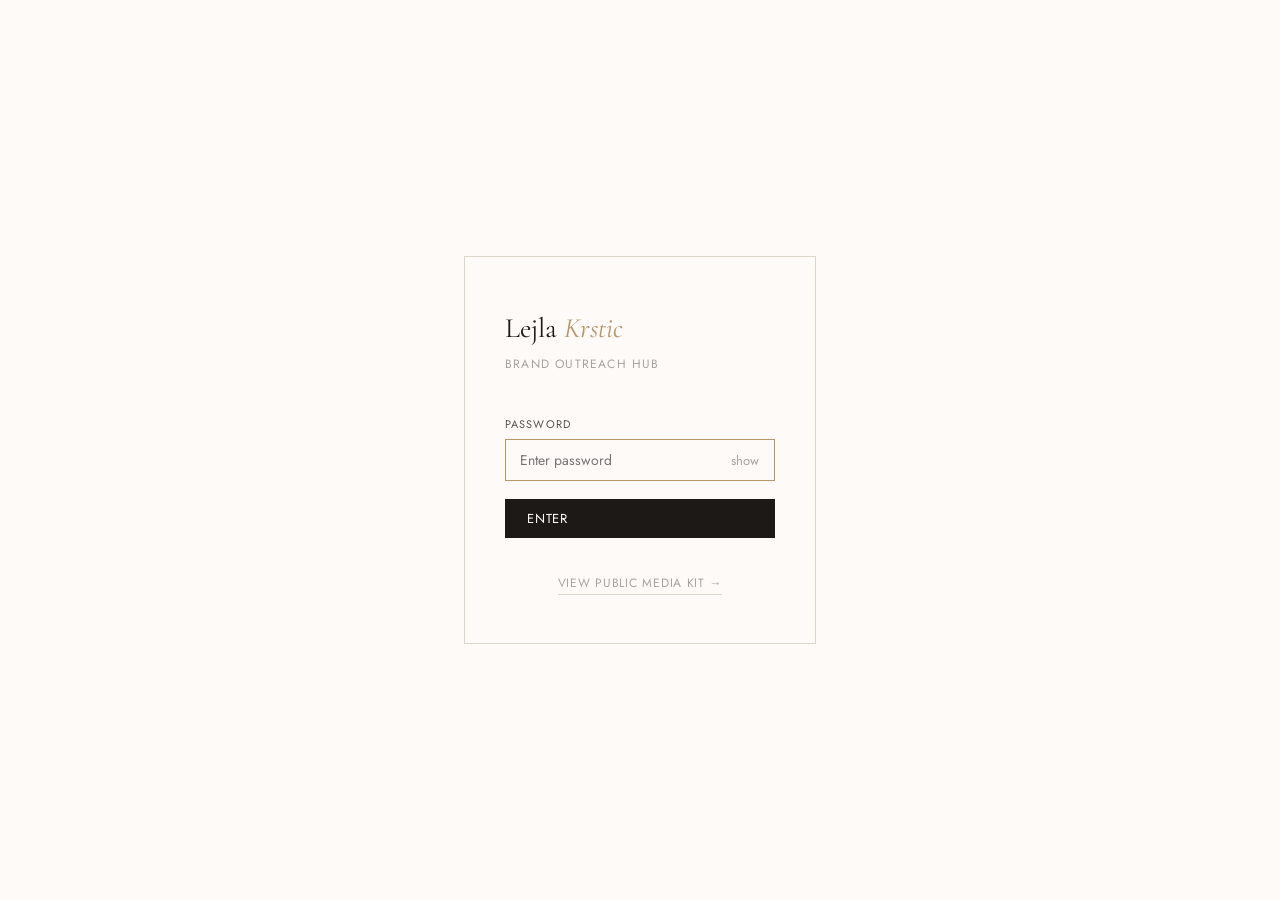
<file: index.html>
<!DOCTYPE html>
<html lang="en">
<head>
  <meta charset="UTF-8" />
  <meta name="viewport" content="width=device-width, initial-scale=1.0" />
  <title>Brand Outreach Hub — Lejla Krstic</title>
  <link rel="stylesheet" href="style.css" />
  <script src="auth.js"></script>
  <script>requireAuth();</script>
  <style>
    .hero {
      padding: 100px 0 60px;
      border-bottom: 1px solid var(--border);
    }
    .hero-sub {
      font-size: 14px;
      letter-spacing: 0.12em;
      text-transform: uppercase;
      color: var(--text-mid);
      margin-bottom: 18px;
    }
    .hero h1 {
      font-size: 64px;
      line-height: 1.05;
      margin-bottom: 20px;
    }
    .hero h1 em { font-style: italic; color: var(--gold); }
    .hero-desc {
      font-size: 17px;
      color: var(--text-mid);
      max-width: 540px;
      line-height: 1.7;
    }
    .hero-actions { margin-top: 36px; display: flex; gap: 12px; flex-wrap: wrap; }

    /* stats strip */
    .stats-strip {
      display: grid;
      grid-template-columns: repeat(4, 1fr);
      border-bottom: 1px solid var(--border);
    }
    .stat-cell {
      padding: 32px 40px;
      border-right: 1px solid var(--border);
    }
    .stat-cell:last-child { border-right: none; }
    .stat-num {
      font-family: 'Cormorant Garamond', serif;
      font-size: 40px;
      line-height: 1;
      margin-bottom: 6px;
    }
    .stat-label {
      font-size: 11px;
      letter-spacing: 0.1em;
      text-transform: uppercase;
      color: var(--text-mid);
    }

    /* nav tiles */
    .nav-tiles {
      display: grid;
      grid-template-columns: repeat(3, 1fr);
      margin: 60px 0;
      gap: 24px;
    }
    .nav-tile {
      border: 1px solid var(--border);
      padding: 40px 36px;
      display: flex;
      flex-direction: column;
      transition: border-color 0.2s, box-shadow 0.2s;
      cursor: pointer;
      text-decoration: none;
      color: inherit;
    }
    .nav-tile:hover {
      border-color: var(--gold);
      box-shadow: 0 4px 24px rgba(0,0,0,0.07);
    }
    .tile-icon {
      font-size: 28px;
      margin-bottom: 20px;
      opacity: 0.8;
    }
    .tile-label {
      font-size: 11px;
      letter-spacing: 0.12em;
      text-transform: uppercase;
      color: var(--gold);
      margin-bottom: 10px;
    }
    .tile-title {
      font-family: 'Cormorant Garamond', serif;
      font-size: 26px;
      margin-bottom: 12px;
    }
    .tile-desc {
      font-size: 14px;
      color: var(--text-mid);
      line-height: 1.6;
      flex: 1;
    }
    .tile-cta {
      margin-top: 28px;
      font-size: 12px;
      letter-spacing: 0.1em;
      text-transform: uppercase;
      color: var(--text-mid);
      display: flex;
      align-items: center;
      gap: 8px;
    }
    .nav-tile:hover .tile-cta { color: var(--gold); }

    /* recent activity */
    .activity-section { padding: 0 0 80px; }
    .activity-row {
      display: flex;
      align-items: center;
      padding: 16px 0;
      border-bottom: 1px solid var(--border);
      gap: 16px;
    }
    .activity-brand {
      font-weight: 500;
      min-width: 160px;
    }
    .activity-status { min-width: 100px; }
    .activity-date {
      font-size: 13px;
      color: var(--text-light);
      margin-left: auto;
    }
    .activity-empty {
      padding: 40px 0;
      color: var(--text-light);
      font-size: 14px;
      text-align: center;
    }

    @media (max-width: 900px) {
      .hero h1 { font-size: 44px; }
      .stats-strip { grid-template-columns: repeat(2, 1fr); }
      .stat-cell:nth-child(2) { border-right: none; }
      .nav-tiles { grid-template-columns: 1fr; }
    }
  </style>
</head>
<body>

<nav class="nav">
  <a href="index.html" class="nav-brand">Lejla <span>Krstic</span></a>
  <div class="nav-links">
    <a href="index.html" class="active">Hub</a>
    <a href="media-kit.html">Media Kit</a>
    <a href="brands.html">Brands</a>
    <a href="outreach.html">Outreach</a>
    <a href="discover.html">AI Discover</a>
  </div>
</nav>

<div class="page-wrap">

  <section class="hero">
    <div class="container">
      <p class="hero-sub">@haus_momster · Brand Outreach Hub</p>
      <h1>Your brand<br>partnership <em>workspace</em></h1>
      <p class="hero-desc">
        Discover aligned brands, send beautifully crafted outreach emails,
        and track every partnership opportunity — all in one place.
      </p>
      <div class="hero-actions">
        <a href="brands.html" class="btn btn-primary">Discover Brands</a>
        <a href="outreach.html" class="btn btn-outline">View Pipeline</a>
        <a href="media-kit.html" target="_blank" class="btn btn-ghost">↗ Share Media Kit</a>
      </div>
    </div>
  </section>

  <div class="stats-strip" id="statsStrip">
    <div class="stat-cell">
      <div class="stat-num" id="stat-brands">—</div>
      <div class="stat-label">Brands Tracked</div>
    </div>
    <div class="stat-cell">
      <div class="stat-num" id="stat-sent">—</div>
      <div class="stat-label">Emails Sent</div>
    </div>
    <div class="stat-cell">
      <div class="stat-num" id="stat-replied">—</div>
      <div class="stat-label">Replies Received</div>
    </div>
    <div class="stat-cell">
      <div class="stat-num" id="stat-partners">—</div>
      <div class="stat-label">Active Partnerships</div>
    </div>
  </div>

  <div class="container">

    <div class="nav-tiles">
      <a href="media-kit.html" class="nav-tile" target="_blank">
        <div class="tile-icon">✦</div>
        <div class="tile-label">Share</div>
        <div class="tile-title">Media Kit</div>
        <div class="tile-desc">Your shareable digital media kit — stats, services, and pricing beautifully presented for brand partners.</div>
        <div class="tile-cta">Open media kit →</div>
      </a>
      <a href="brands.html" class="nav-tile">
        <div class="tile-icon">◎</div>
        <div class="tile-label">Discover</div>
        <div class="tile-title">Brand Library</div>
        <div class="tile-desc">Curated list of brands aligned with your aesthetic — premium home, kitchen, lighting, lifestyle, and more.</div>
        <div class="tile-cta">Browse brands →</div>
      </a>
      <a href="outreach.html" class="nav-tile">
        <div class="tile-icon">→</div>
        <div class="tile-label">Track</div>
        <div class="tile-title">Outreach Pipeline</div>
        <div class="tile-desc">Manage your brand relationships from first draft to signed partnership. Generate personalised emails in seconds.</div>
        <div class="tile-cta">Open pipeline →</div>
      </a>
    </div>

    <div class="activity-section">
      <div class="flex-between mb-24">
        <h2 style="font-size:28px;">Recent Activity</h2>
        <a href="outreach.html" class="btn btn-ghost">View all →</a>
      </div>
      <div id="activityList">
        <div class="activity-empty">No outreach yet — head to Brands to get started.</div>
      </div>
    </div>

  </div>
</div>

<div class="toast" id="toast"></div>

<script>
  function loadStats() {
    const outreach = JSON.parse(localStorage.getItem('outreach') || '[]');
    document.getElementById('stat-brands').textContent = outreach.length || '0';
    document.getElementById('stat-sent').textContent =
      outreach.filter(o => ['sent','followed_up','replied','negotiating','partnership'].includes(o.status)).length || '0';
    document.getElementById('stat-replied').textContent =
      outreach.filter(o => ['replied','negotiating','partnership'].includes(o.status)).length || '0';
    document.getElementById('stat-partners').textContent =
      outreach.filter(o => o.status === 'partnership').length || '0';

    const list = document.getElementById('activityList');
    if (!outreach.length) return;

    const recent = [...outreach]
      .sort((a, b) => new Date(b.updatedAt) - new Date(a.updatedAt))
      .slice(0, 6);

    list.innerHTML = recent.map(o => {
      const statusMap = {
        new: ['New', 'badge-new'],
        drafted: ['Drafted', 'badge-drafted'],
        sent: ['Sent', 'badge-sent'],
        followed_up: ['Followed Up', 'badge-sent'],
        replied: ['Replied', 'badge-replied'],
        negotiating: ['Negotiating', 'badge-nego'],
        partnership: ['Partnership ✓', 'badge-partner'],
        declined: ['Declined', 'badge-declined'],
      };
      const [label, cls] = statusMap[o.status] || ['—', 'badge-new'];
      const date = o.updatedAt ? new Date(o.updatedAt).toLocaleDateString('en-GB', {day:'numeric',month:'short'}) : '';
      return `<div class="activity-row">
        <span class="activity-brand">${o.brandName}</span>
        <span class="activity-status"><span class="badge ${cls}">${label}</span></span>
        <span class="activity-date">${date}</span>
      </div>`;
    }).join('');
  }

  loadStats();
</script>
</body>
</html>
</file>
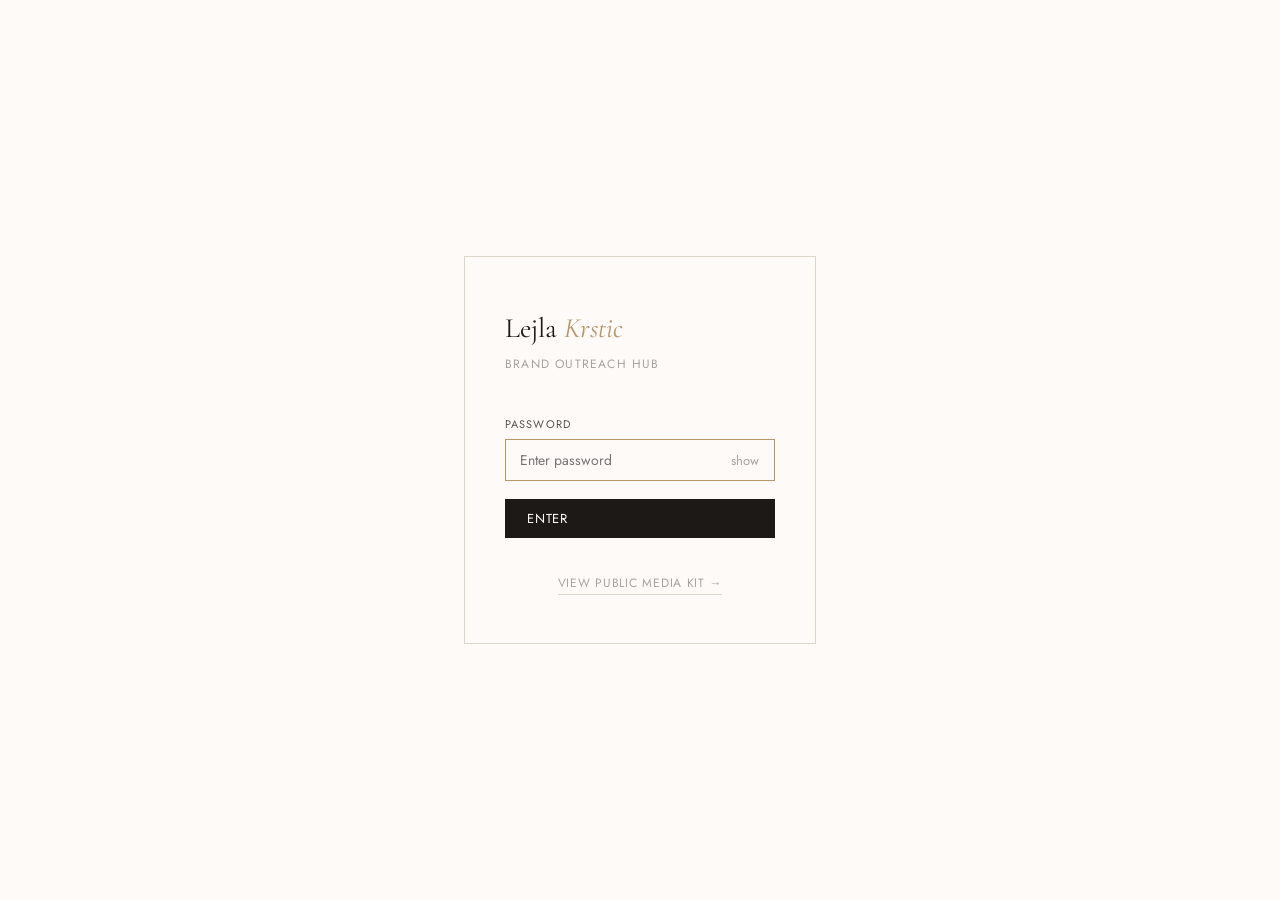
<file: brands.html>
<!DOCTYPE html>
<html lang="en">
<head>
  <meta charset="UTF-8" />
  <meta name="viewport" content="width=device-width, initial-scale=1.0" />
  <title>Brand Library — Haus Momster Outreach</title>
  <link rel="stylesheet" href="style.css" />
  <script src="auth.js"></script>
  <script>requireAuth();</script>
  <style>
    .page-header {
      padding: 60px 0 40px;
      border-bottom: 1px solid var(--border);
    }
    .filter-bar {
      padding: 20px 0;
      border-bottom: 1px solid var(--border);
      position: sticky;
      top: var(--nav-h);
      background: rgba(253,250,247,0.97);
      backdrop-filter: blur(8px);
      z-index: 50;
    }
    .filter-bar-inner {
      display: flex;
      align-items: center;
      gap: 16px;
      flex-wrap: wrap;
    }
    .filter-chips { display: flex; gap: 8px; flex-wrap: wrap; flex: 1; }
    .chip {
      padding: 6px 16px;
      font-size: 12px;
      letter-spacing: 0.06em;
      text-transform: uppercase;
      border: 1px solid var(--border);
      background: transparent;
      color: var(--text-mid);
      cursor: pointer;
      transition: all 0.15s;
      font-family: 'Jost', sans-serif;
    }
    .chip:hover { border-color: var(--gold); color: var(--text); }
    .chip.active { background: var(--text); color: var(--bg); border-color: var(--text); }
    .search-wrap { position: relative; min-width: 220px; }
    .search-icon {
      position: absolute; left: 12px; top: 50%; transform: translateY(-50%);
      color: var(--text-light); font-size: 14px; pointer-events: none;
    }
    .search-input {
      width: 100%;
      padding: 8px 12px 8px 34px;
      border: 1px solid var(--border);
      background: var(--bg);
      font-size: 13px;
      outline: none;
      color: var(--text);
    }
    .search-input:focus { border-color: var(--gold); }
    .results-count {
      font-size: 13px;
      color: var(--text-light);
      white-space: nowrap;
    }

    /* brand cards grid */
    .brands-grid {
      display: grid;
      grid-template-columns: repeat(3, 1fr);
      gap: 20px;
      padding: 40px 0 80px;
    }
    .brand-card {
      border: 1px solid var(--border);
      padding: 0;
      transition: border-color 0.2s, box-shadow 0.2s;
      cursor: pointer;
      display: flex;
      flex-direction: column;
    }
    .brand-card:hover {
      border-color: var(--gold);
      box-shadow: 0 4px 20px rgba(0,0,0,0.07);
    }
    .brand-card-top {
      padding: 24px 24px 16px;
      display: flex;
      align-items: flex-start;
      gap: 16px;
    }
    .brand-logo {
      width: 48px; height: 48px;
      background: var(--surface);
      border: 1px solid var(--border);
      display: flex; align-items: center; justify-content: center;
      font-size: 20px;
      flex-shrink: 0;
    }
    .brand-meta { flex: 1; }
    .brand-name {
      font-family: 'Cormorant Garamond', serif;
      font-size: 22px;
      line-height: 1;
      margin-bottom: 4px;
    }
    .brand-country {
      font-size: 12px;
      color: var(--text-light);
      letter-spacing: 0.04em;
    }
    .brand-category-chip {
      font-size: 10px;
      letter-spacing: 0.08em;
      text-transform: uppercase;
      padding: 3px 8px;
      background: var(--surface);
      color: var(--text-mid);
      border: 1px solid var(--border);
    }
    .brand-card-body {
      padding: 0 24px 16px;
      flex: 1;
    }
    .brand-desc {
      font-size: 13px;
      color: var(--text-mid);
      line-height: 1.6;
    }
    .brand-why {
      margin-top: 10px;
      font-size: 12px;
      color: var(--sage);
      line-height: 1.5;
      display: flex;
      gap: 6px;
    }
    .brand-why::before {
      content: '✦';
      flex-shrink: 0;
      font-size: 10px;
      margin-top: 1px;
    }
    .fit-dots {
      display: flex; gap: 3px; margin-top: 12px;
    }
    .dot {
      width: 6px; height: 6px;
      border-radius: 50%;
      background: var(--border);
    }
    .dot.filled { background: var(--gold); }
    .brand-card-footer {
      padding: 14px 24px;
      border-top: 1px solid var(--border);
      display: flex;
      align-items: center;
      justify-content: space-between;
      gap: 8px;
    }
    .brand-ig {
      font-size: 12px;
      color: var(--text-light);
    }
    .add-btn {
      font-size: 11px;
      letter-spacing: 0.08em;
      text-transform: uppercase;
      padding: 6px 14px;
      border: 1px solid var(--border);
      background: transparent;
      color: var(--text-mid);
      cursor: pointer;
      transition: all 0.15s;
      font-family: 'Jost', sans-serif;
      white-space: nowrap;
    }
    .add-btn:hover { background: var(--text); color: var(--bg); border-color: var(--text); }
    .add-btn.added { background: var(--sage); color: #fff; border-color: var(--sage); }

    .no-results {
      text-align: center;
      padding: 80px 20px;
      color: var(--text-light);
      font-size: 15px;
      grid-column: 1/-1;
    }

    @media (max-width: 900px) {
      .brands-grid { grid-template-columns: repeat(2, 1fr); }
    }
    @media (max-width: 600px) {
      .brands-grid { grid-template-columns: 1fr; }
    }
  </style>
</head>
<body>

<nav class="nav">
  <a href="index.html" class="nav-brand">Lejla <span>Krstic</span></a>
  <div class="nav-links">
    <a href="index.html">Hub</a>
    <a href="media-kit.html" target="_blank">Media Kit</a>
    <a href="brands.html" class="active">Brands</a>
    <a href="outreach.html">Outreach</a>
    <a href="discover.html">AI Discover</a>
  </div>
</nav>

<div class="page-wrap">
  <div class="page-header">
    <div class="container">
      <p class="eyebrow">Discovery</p>
      <h1 class="section-title">Brand Library</h1>
      <p style="color:var(--text-mid);font-size:16px;max-width:540px;">
        Curated brands aligned with your aesthetic — premium home, kitchen, lighting, outdoor, and lifestyle.
        Click any brand to add it to your outreach pipeline.
      </p>
    </div>
  </div>

  <div class="filter-bar">
    <div class="container">
      <div class="filter-bar-inner">
        <div class="filter-chips" id="filterChips">
          <button class="chip active" data-cat="all">All</button>
          <button class="chip" data-cat="Kitchen & Cooking">Kitchen</button>
          <button class="chip" data-cat="Home & Furniture">Furniture</button>
          <button class="chip" data-cat="Lighting">Lighting</button>
          <button class="chip" data-cat="Materials & Surfaces">Materials</button>
          <button class="chip" data-cat="Outdoor & Garden">Outdoor</button>
          <button class="chip" data-cat="Lifestyle & Fragrance">Lifestyle</button>
          <button class="chip" data-cat="Tableware & Glass">Tableware</button>
          <button class="chip" data-cat="Art & Prints">Art</button>
          <button class="chip" data-cat="Tech & Wellness">Tech</button>
        </div>
        <div class="search-wrap">
          <span class="search-icon">⌕</span>
          <input type="text" class="search-input" id="searchInput" placeholder="Search brands...">
        </div>
        <span class="results-count" id="resultsCount"></span>
      </div>
    </div>
  </div>

  <div class="container">
    <div class="brands-grid" id="brandsGrid"></div>
  </div>
</div>

<div class="toast" id="toast"></div>

<!-- ADD TO OUTREACH MODAL -->
<div class="modal-overlay" id="addModal">
  <div class="modal">
    <button class="modal-close" onclick="closeModal()">×</button>
    <div class="modal-title" id="modalBrandName"></div>
    <p style="color:var(--text-mid);font-size:14px;margin-bottom:24px;" id="modalBrandDesc"></p>
    <div class="form-group">
      <label class="form-label">Contact Email (if known)</label>
      <input type="email" class="form-control" id="modalEmail" placeholder="press@brand.com">
    </div>
    <div class="form-group">
      <label class="form-label">Notes</label>
      <textarea class="form-control" id="modalNotes" placeholder="Why this brand, specific product ideas, contact name..."></textarea>
    </div>
    <div style="display:flex;gap:12px;margin-top:8px;">
      <button class="btn btn-primary w-full" onclick="confirmAdd()">Add to Pipeline</button>
      <button class="btn btn-outline" onclick="closeModal()">Cancel</button>
    </div>
  </div>
</div>

<!-- EMAIL DRAFT MODAL -->
<div class="modal-overlay" id="emailModal">
  <div class="modal" style="max-width:780px;">
    <button class="modal-close" onclick="closeEmailModal()">×</button>
    <div class="modal-title" id="emailModalTitle"></div>
    <div style="display:flex;gap:0;border:1px solid var(--border);margin-bottom:20px;">
      <button class="template-tab active" data-tmpl="initial" onclick="switchEmailTab('initial',this)" style="padding:10px 20px;font-size:12px;letter-spacing:0.06em;text-transform:uppercase;background:var(--text);color:var(--bg);border:none;cursor:pointer;font-family:'Jost',sans-serif;">Initial Outreach</button>
      <button class="template-tab" data-tmpl="followup" onclick="switchEmailTab('followup',this)" style="padding:10px 20px;font-size:12px;letter-spacing:0.06em;text-transform:uppercase;background:none;border:none;border-right:1px solid var(--border);color:var(--text-mid);cursor:pointer;font-family:'Jost',sans-serif;">Follow-up</button>
    </div>
    <div style="font-size:12px;letter-spacing:0.06em;text-transform:uppercase;color:var(--text-mid);margin-bottom:12px;padding-bottom:12px;border-bottom:1px solid var(--border);" id="emailModalSubject"></div>
    <div style="background:var(--surface);border:1px solid var(--border);padding:24px 28px;font-size:14px;line-height:1.8;white-space:pre-wrap;font-family:'Jost',sans-serif;max-height:380px;overflow-y:auto;" id="emailModalBody"></div>
    <div style="display:flex;gap:12px;margin-top:16px;">
      <button class="btn btn-primary w-full" onclick="openEmailInGmail()">↗ Open in Gmail & Mark Sent</button>
      <button class="btn btn-outline" onclick="closeEmailModal()">Close</button>
    </div>
  </div>
</div>

<script>
const BRANDS = [
  // ── Outdoor Kitchens ──────────────────────────────
  {
    id: 44, name: "OCQ", category: "Outdoor & Garden", country: "🇩🇪 Germany",
    website: "o-c-q.com", instagram: "@ocq_outdoor_kitchens", ig_followers: "—",
    desc: "Architectural outdoor kitchens — reduced, precise, material-driven. The premium German reference for designed outdoor cooking spaces.",
    why: "Their own tagline is 'Reduced. Precise. Material-driven.' — identical to your design vocabulary. They have a dedicated architect & planner portal.",
    fit: 5, emoji: "🔲",
    templateType: "outdoor",
    emailHint: "reference the architect/planner angle — you speak their language and your audience are the end clients they want to reach"
  },
  {
    id: 45, name: "FREILUFT Manufaktur", category: "Outdoor & Garden", country: "🇩🇪 Germany",
    website: "freiluftmanufaktur.com", instagram: "@freiluftmanufaktur", ig_followers: "—",
    desc: "Handcrafted outdoor kitchens and fireplaces in marine-grade aluminium, natural stone, and solid oak. Up to 30-year warranty. 'Quiet design.'",
    why: "Marine-grade materials, natural stone, solid oak — editorial and honest. The 'quiet design' philosophy is exactly your aesthetic.",
    fit: 5, emoji: "🪨",
    templateType: "outdoor",
    emailHint: "reference the material honesty — marine aluminium, natural stone — and how these photograph in your editorial style"
  },
  {
    id: 46, name: "maet black", category: "Outdoor & Garden", country: "🇩🇪 Germany",
    website: "maetblack.de", instagram: "@maetblack_home", ig_followers: "—",
    desc: "Minimalist outdoor kitchens designed with Hans Winkler. Made in Germany, HPL and aluminium, €10,500–€27,500. Iconic and architectural.",
    why: "Designer collaboration, minimalist, Made in Germany. Objects that define a garden, not just furnish it.",
    fit: 5, emoji: "⬛",
    templateType: "outdoor",
    emailHint: "reference the Hans Winkler design collaboration and how the aesthetic makes the kitchen a sculptural focal point in the garden"
  },
  {
    id: 47, name: "ECOVACS GOAT", category: "Outdoor & Garden", country: "🇩🇪 Germany",
    website: "ecovacs.com/de", instagram: "@ecovacs_de", ig_followers: "—",
    desc: "ECOVACS robot lawn mowers (GOAT series) — smart, autonomous garden care for large gardens up to 3,000 sqm.",
    why: "2,350 qm garden + 2 kids = authentic product need. Not a sponsored post — a genuine solution for your real situation.",
    fit: 5, emoji: "🤖",
    templateType: "outdoor",
    emailHint: "lead with the 2,350 qm garden and two kids — the product need is 100% authentic and that's your strongest hook"
  },
  {
    id: 48, name: "Eight Sleep", category: "Tech & Wellness", country: "🇺🇸 US",
    website: "eightsleep.com/de", instagram: "@eightsleep", ig_followers: "—",
    desc: "The Pod — intelligent sleep system with temperature control (12–43°C), elevation, and sleep tracking. The premium sleep tech reference.",
    why: "Your audience are design-literate homeowners investing in how they live. Sleep tech is the next frontier — and the Pod fits a designed bedroom.",
    fit: 5, emoji: "🛏",
    templateType: "lifestyle",
    emailHint: "frame it as designing a bedroom that actually works — architecture, materials, and technology serving one purpose: rest"
  },

  // ── Kitchen & Cooking ──────────────────────────────
  {
    id: 1, name: "Gozney", category: "Kitchen & Cooking", country: "🇬🇧 UK",
    website: "gozney.com", instagram: "@gozney", ig_followers: "380K",
    desc: "Premium outdoor pizza ovens that combine serious performance with a distinctive, sculptural design language.",
    why: "Perfect lifestyle overlap — pizza evenings, outdoor gathering, exceptional craftsmanship. Strong DACH presence.",
    fit: 5, emoji: "🍕",
    templateType: "outdoor-cooking",
    emailHint: "mention the outdoor entertaining atmosphere and community feel of pizza evenings"
  },
  {
    id: 2, name: "Ooni", category: "Kitchen & Cooking", country: "🇬🇧 UK",
    website: "ooni.com", instagram: "@oonihq", ig_followers: "750K",
    desc: "The world's best-selling pizza oven brand — versatile, beautifully designed, beloved by food lovers globally.",
    why: "Strong community around home entertaining. Direct competitor to Gozney but broader audience.",
    fit: 4, emoji: "🔥",
    templateType: "outdoor-cooking",
    emailHint: "focus on the ritual of home pizza making and gathering"
  },
  {
    id: 3, name: "Smeg", category: "Kitchen & Cooking", country: "🇮🇹 Italy",
    website: "smeg.com", instagram: "@smeg_official", ig_followers: "750K",
    desc: "Iconic Italian kitchen appliances — retro-modern design language, instantly recognisable, loved by interior designers.",
    why: "Iconic design brand that fits perfectly with interior-forward content. Works well styled in kitchens.",
    fit: 5, emoji: "🏠",
    templateType: "kitchen-appliance",
    emailHint: "reference the intersection of appliance design and interior atmosphere"
  },
  {
    id: 4, name: "BORA", category: "Kitchen & Cooking", country: "🇩🇪 Germany",
    website: "bora.com", instagram: "@bora_kitchen", ig_followers: "120K",
    desc: "Premium German kitchen systems — the downward extraction cooktop that redefined kitchen design.",
    why: "German brand, premium architecture-aligned kitchen tech. Perfect for showcasing in client projects.",
    fit: 5, emoji: "🍳",
    templateType: "kitchen-appliance",
    emailHint: "highlight how BORA's clean design philosophy enhances the kitchen space"
  },
  {
    id: 5, name: "Miele", category: "Kitchen & Cooking", country: "🇩🇪 Germany",
    website: "miele.de", instagram: "@mieleofficial", ig_followers: "180K",
    desc: "Germany's premium household appliance brand — 'Immer Besser' quality, timeless design, trusted by designers.",
    why: "Premium German brand, major DACH appeal. Integrates naturally into high-spec kitchen photography.",
    fit: 4, emoji: "⚪",
    templateType: "kitchen-appliance",
    emailHint: "focus on how Miele's longevity and quality ethos aligns with intentional, considered design"
  },
  {
    id: 6, name: "Le Creuset", category: "Kitchen & Cooking", country: "🇫🇷 France",
    website: "lecreuset.com", instagram: "@lecreuset", ig_followers: "720K",
    desc: "French cast iron cookware that is as much a design object as a cooking tool — iconic, colourful, collectible.",
    why: "Highly photogenic, lifestyle-oriented product with strong design identity. Excellent for tabletop and kitchen content.",
    fit: 5, emoji: "🫕",
    templateType: "cookware",
    emailHint: "style it as a design object within a curated kitchen or dining setting"
  },
  {
    id: 7, name: "Staub", category: "Kitchen & Cooking", country: "🇫🇷 France",
    website: "staub.eu", instagram: "@staub_official", ig_followers: "220K",
    desc: "Alsatian cast iron cookware — darker, more architectural aesthetic than Le Creuset. Preferred by professional chefs.",
    why: "More refined, less commercial feel than competitors. The matte dark finishes photograph beautifully.",
    fit: 5, emoji: "🥘",
    templateType: "cookware",
    emailHint: "emphasise the tactile, material quality and how it reads in an editorial kitchen setting"
  },
  {
    id: 8, name: "De'Longhi", category: "Kitchen & Cooking", country: "🇮🇹 Italy",
    website: "delonghi.com", instagram: "@delonghi", ig_followers: "340K",
    desc: "Italian espresso machines and kitchen appliances — the La Specialista and Dinamica ranges are design objects.",
    why: "Morning coffee ritual content, beautiful machines, strong Italian design sensibility.",
    fit: 4, emoji: "☕",
    templateType: "kitchen-appliance",
    emailHint: "build a narrative around the morning ritual and the role of beautiful objects in everyday life"
  },

  // ── Home & Furniture ───────────────────────────────
  {
    id: 9, name: "Fritz Hansen", category: "Home & Furniture", country: "🇩🇰 Denmark",
    website: "fritzhansen.com", instagram: "@fritzhansen", ig_followers: "430K",
    desc: "Danish design house producing iconic furniture — the Egg Chair, Series 7, Swan. Timeless, museum-quality pieces.",
    why: "The pinnacle of Scandinavian design — a natural fit for architectural interiors and design-forward content.",
    fit: 5, emoji: "🪑",
    templateType: "furniture",
    emailHint: "position the piece within a designed space, showing how iconic furniture shapes a room's atmosphere"
  },
  {
    id: 10, name: "HAY", category: "Home & Furniture", country: "🇩🇰 Denmark",
    website: "hay.com", instagram: "@hay_design", ig_followers: "1.1M",
    desc: "Danish design brand making furniture, textiles, and objects that combine colour, wit, and Scandinavian craft.",
    why: "Accessible luxury with outstanding visual identity. Works across furniture, accessories, and textiles.",
    fit: 5, emoji: "◎",
    templateType: "furniture",
    emailHint: "explore how HAY's colour palette and material philosophy contributes to a holistic interior concept"
  },
  {
    id: 11, name: "Muuto", category: "Home & Furniture", country: "🇩🇰 Denmark",
    website: "muuto.com", instagram: "@muuto", ig_followers: "480K",
    desc: "Danish brand built on the Nordic design tradition — thoughtful objects with a clear sense of materiality and craft.",
    why: "Strong design credentials, natural textures and finishes that photograph beautifully in real spaces.",
    fit: 5, emoji: "✦",
    templateType: "furniture",
    emailHint: "show how Muuto's objects sit within a layered, considered interior atmosphere"
  },
  {
    id: 12, name: "Menu / Audo Copenhagen", category: "Home & Furniture", country: "🇩🇰 Denmark",
    website: "audocopenhagen.com", instagram: "@audocopenhagen", ig_followers: "280K",
    desc: "Copenhagen design brand — furniture, lighting and objects with a warm, material-focused aesthetic.",
    why: "Very aligned with your warm, atmospheric approach. Excellent material story to tell visually.",
    fit: 5, emoji: "◻",
    templateType: "furniture",
    emailHint: "explore the intersection of material warmth and architectural restraint in a residential context"
  },
  {
    id: 13, name: "Ethnicraft", category: "Home & Furniture", country: "🇧🇪 Belgium",
    website: "ethnicraft.com", instagram: "@ethnicraft", ig_followers: "320K",
    desc: "Solid wood furniture made with exceptional craftsmanship — the materiality and weight are central to the appeal.",
    why: "The natural wood textures and honest materials make for exceptional photography in natural light.",
    fit: 5, emoji: "🪵",
    templateType: "furniture",
    emailHint: "showcase the material quality and longevity — furniture as architecture within the home"
  },
  {
    id: 14, name: "Hem", category: "Home & Furniture", country: "🇸🇪 Sweden",
    website: "hem.com", instagram: "@hem.com", ig_followers: "140K",
    desc: "Swedish design brand collaborating with international designers on furniture with strong conceptual foundations.",
    why: "Emerging brand with great design credentials — strong visual identity, good for editorial-style content.",
    fit: 4, emoji: "▲",
    templateType: "furniture",
    emailHint: "highlight the design story behind specific pieces and how concept-led furniture shapes a space"
  },
  {
    id: 15, name: "Poliform", category: "Home & Furniture", country: "🇮🇹 Italy",
    website: "poliform.it", instagram: "@poliformofficial", ig_followers: "560K",
    desc: "Italian luxury furniture brand — wardrobes, kitchens, sofas designed with architectural precision.",
    why: "Premium Italian positioning, architecture-forward design. Strong match for your professional client work.",
    fit: 4, emoji: "⬜",
    templateType: "furniture",
    emailHint: "position Poliform as the intersection of architecture and furniture design within a project"
  },
  {
    id: 16, name: "Westwing", category: "Home & Furniture", country: "🇩🇪 Germany",
    website: "westwing.de", instagram: "@westwing", ig_followers: "1.2M",
    desc: "German premium home & living platform — curated selection of design brands for the DACH market.",
    why: "Perfect DACH market fit. Westwing works with interior influencers and has a strong editorial program.",
    fit: 4, emoji: "🏡",
    templateType: "platform",
    emailHint: "position yourself as a design authority who curates and contextualises their product selection for the DACH audience"
  },

  // ── Lighting ──────────────────────────────────────
  {
    id: 17, name: "FLOS", category: "Lighting", country: "🇮🇹 Italy",
    website: "flos.com", instagram: "@flos_official", ig_followers: "400K",
    desc: "Italian lighting manufacturer — iconic designs by Castiglioni, Starck, Bouroullec. The reference point in design lighting.",
    why: "Lighting is central to atmospheric interior photography. FLOS pieces transform a space completely.",
    fit: 5, emoji: "💡",
    templateType: "lighting",
    emailHint: "show how light shapes the atmosphere of a designed space — FLOS as a design element, not a product"
  },
  {
    id: 18, name: "Louis Poulsen", category: "Lighting", country: "🇩🇰 Denmark",
    website: "louispoulsen.com", instagram: "@louispoulsen", ig_followers: "280K",
    desc: "Danish lighting design since 1874 — the PH series, Artichoke, and Panthella are icons of Nordic design.",
    why: "Deeply design-literate brand with architectural credibility. The fixtures are photographic subjects in themselves.",
    fit: 5, emoji: "🏮",
    templateType: "lighting",
    emailHint: "explore the relationship between light diffusion, shadow, and spatial atmosphere in your design projects"
  },
  {
    id: 19, name: "Artemide", category: "Lighting", country: "🇮🇹 Italy",
    website: "artemide.com", instagram: "@artemide_official", ig_followers: "230K",
    desc: "Italian design brand whose lamps are in MoMA's permanent collection. 'The Human Light' philosophy.",
    why: "Strong design story, collaboration history with top architects. Natural fit for design-forward content.",
    fit: 5, emoji: "○",
    templateType: "lighting",
    emailHint: "reference the design philosophy and how the specific fixture changes the emotional quality of a space"
  },
  {
    id: 20, name: "Tom Dixon", category: "Lighting", country: "🇬🇧 UK",
    website: "tomdixon.net", instagram: "@tomdixon", ig_followers: "380K",
    desc: "British design brand — the Beat lights, Melt pendants, and Copper shades are instantly recognisable.",
    why: "Distinctive, bold visual identity. The copper and dark finishes work beautifully in architectural photography.",
    fit: 4, emoji: "◉",
    templateType: "lighting",
    emailHint: "position the pieces as sculptural focal points within a room composition"
  },
  {
    id: 21, name: "Nuura", category: "Lighting", country: "🇩🇰 Denmark",
    website: "nuura.com", instagram: "@nuura_lighting", ig_followers: "60K",
    desc: "Young Danish lighting brand — the Miira and Blossi pendants are becoming contemporary design classics.",
    why: "Emerging brand with authentic design story. Less saturated with influencer content — high opportunity.",
    fit: 5, emoji: "✿",
    templateType: "lighting",
    emailHint: "be specific about the Miira or Blossi series and how the organic form works within architectural spaces"
  },
  {
    id: 22, name: "Buster + Punch", category: "Lighting", country: "🇬🇧 UK",
    website: "busterandpunch.com", instagram: "@busterandpunch", ig_followers: "500K",
    desc: "London design brand — hardware, lighting, and electrical fittings inspired by industrial and custom car culture.",
    why: "Strong material story (knurled metal, smoked glass), works in both minimal and industrial interior contexts.",
    fit: 4, emoji: "✦",
    templateType: "lighting",
    emailHint: "explore how hardware details — switches, fittings — elevate the overall architecture of a space"
  },

  // ── Materials & Surfaces ──────────────────────────
  {
    id: 23, name: "Farrow & Ball", category: "Materials & Surfaces", country: "🇬🇧 UK",
    website: "farrow-ball.com", instagram: "@farrowandball", ig_followers: "820K",
    desc: "English paint manufacturer — extraordinary pigment depth, unique colour names, and a distinctly atmospheric quality.",
    why: "Paint is the foundation of any interior. F&B's colours and finishes are central to the 'atmospheric' look.",
    fit: 5, emoji: "🎨",
    templateType: "materials",
    emailHint: "focus on how colour creates atmosphere — explore a specific palette within a real project"
  },
  {
    id: 24, name: "Little Greene", category: "Materials & Surfaces", country: "🇬🇧 UK",
    website: "littlegreene.com", instagram: "@littlegreenepaint", ig_followers: "290K",
    desc: "English paint and wallpaper brand — historically informed colours with exceptional pigment quality.",
    why: "Strong alternative to F&B with more architectural colour palette. Great visual storytelling potential.",
    fit: 5, emoji: "🖌",
    templateType: "materials",
    emailHint: "explore specific colours and their effect on spatial perception in a real design project"
  },
  {
    id: 25, name: "Porcelanosa", category: "Materials & Surfaces", country: "🇪🇸 Spain",
    website: "porcelanosa.com", instagram: "@porcelanosa_official", ig_followers: "650K",
    desc: "Spanish leader in tiles, stone, and bathroom design — technical excellence with strong design credentials.",
    why: "Surfaces are central to interior design photography. Large-format tiles particularly impactful visually.",
    fit: 4, emoji: "▩",
    templateType: "materials",
    emailHint: "show how a specific surface material creates the spatial mood of a room in your client projects"
  },
  {
    id: 26, name: "Duravit", category: "Materials & Surfaces", country: "🇩🇪 Germany",
    website: "duravit.de", instagram: "@duravit", ig_followers: "190K",
    desc: "German bathroom brand — designed with Philippe Starck, Sieger Design. Exceptional quality and minimalist forms.",
    why: "German brand, premium positioning. Bathroom design is highly aspirational content for your audience.",
    fit: 4, emoji: "🚿",
    templateType: "materials",
    emailHint: "approach the bathroom as an architectural space — the interplay of material, water, and light"
  },
  {
    id: 27, name: "GROHE", category: "Materials & Surfaces", country: "🇩🇪 Germany",
    website: "grohe.com", instagram: "@grohe_official", ig_followers: "240K",
    desc: "German precision water fittings — the Atrio and Allure ranges are design classics. 'Pure Freude an Wasser'.",
    why: "Premium German brand with exceptional material quality. Taps and showers photograph beautifully with right styling.",
    fit: 4, emoji: "🚰",
    templateType: "materials",
    emailHint: "focus on the material craftsmanship of the fittings — precision objects within an architectural interior"
  },

  // ── Outdoor & Garden ──────────────────────────────
  {
    id: 28, name: "Kettal", category: "Outdoor & Garden", country: "🇪🇸 Spain",
    website: "kettal.com", instagram: "@kettal_official", ig_followers: "80K",
    desc: "Spanish outdoor furniture — produced with the world's leading designers including Jasper Morrison and Ronan Bouroullec.",
    why: "Premium design credentials outdoors. The Bitta and Vieques collections are architectural outdoor pieces.",
    fit: 5, emoji: "🌿",
    templateType: "outdoor",
    emailHint: "position the outdoor space as an architectural extension of the interior — same material intelligence"
  },
  {
    id: 29, name: "Skagerak", category: "Outdoor & Garden", country: "🇩🇰 Denmark",
    website: "skagerak.com", instagram: "@skagerak", ig_followers: "150K",
    desc: "Danish brand making teak and FSC-certified wood outdoor furniture — seasonal living with Scandinavian sensibility.",
    why: "Sustainable materials, beautiful teak finishes, strong seasonal lifestyle narrative around outdoor spaces.",
    fit: 5, emoji: "🪵",
    templateType: "outdoor",
    emailHint: "explore the concept of designed outdoor living — bringing interior material quality to the garden"
  },
  {
    id: 30, name: "Weltevree", category: "Outdoor & Garden", country: "🇳🇱 Netherlands",
    website: "weltevree.eu", instagram: "@weltevree", ig_followers: "120K",
    desc: "Dutch outdoor design brand — the Dutchtub, Outdooroven, and Guidelight are design-forward outdoor objects.",
    why: "Unique objects with strong design identity. The fire and water elements create exceptional visual content.",
    fit: 5, emoji: "🔥",
    templateType: "outdoor",
    emailHint: "explore how Weltevree's objects transform an outdoor space into a sensory, designed environment"
  },
  {
    id: 31, name: "Dedon", category: "Outdoor & Garden", country: "🇩🇪 Germany",
    website: "dedon.de", instagram: "@dedon_official", ig_followers: "100K",
    desc: "German luxury outdoor furniture — the Nestrest and Mbrace are icons of contemporary outdoor design.",
    why: "German brand with exceptional luxury outdoor positioning. Strong material and craft story.",
    fit: 4, emoji: "🌾",
    templateType: "outdoor",
    emailHint: "position the outdoor environment as an extension of interior luxury — material quality without compromise"
  },

  // ── Lifestyle & Fragrance ─────────────────────────
  {
    id: 32, name: "Aesop", category: "Lifestyle & Fragrance", country: "🇦🇺 Australia",
    website: "aesop.com", instagram: "@aesop", ig_followers: "1.1M",
    desc: "Australian botanical skincare brand — the pharmacy bottles and dark glass packaging are iconic design objects.",
    why: "The most design-literate skincare brand. Aesop products photograph beautifully and signal taste.",
    fit: 5, emoji: "◎",
    templateType: "lifestyle",
    emailHint: "integrate Aesop into a curated bathroom or workspace tableau — the objects as part of the designed environment"
  },
  {
    id: 33, name: "Diptyque", category: "Lifestyle & Fragrance", country: "🇫🇷 France",
    website: "diptyqueparis.com", instagram: "@diptyque", ig_followers: "900K",
    desc: "Parisian fragrance house — the black and white oval label on candles and perfumes is one of design's great icons.",
    why: "Candles are a fundamental styling element in interior photography. Diptyque's visual identity is impeccable.",
    fit: 5, emoji: "🕯",
    templateType: "lifestyle",
    emailHint: "reference specific scents that connect to spatial atmosphere — the connection between scent and space"
  },
  {
    id: 34, name: "byredo", category: "Lifestyle & Fragrance", country: "🇸🇪 Sweden",
    website: "byredo.com", instagram: "@byredo", ig_followers: "870K",
    desc: "Swedish luxury fragrance brand founded by Ben Gorham — minimalist packaging, emotionally resonant scents.",
    why: "Swedish minimalism, strong design identity. The black packaging works beautifully in minimal interior shots.",
    fit: 5, emoji: "✦",
    templateType: "lifestyle",
    emailHint: "connect the concept of scent memory to spatial memory — how Byredo's fragrances define an atmosphere"
  },
  {
    id: 35, name: "Vipp", category: "Lifestyle & Fragrance", country: "🇩🇰 Denmark",
    website: "vipp.com", instagram: "@vipp", ig_followers: "200K",
    desc: "Danish design brand starting from the iconic pedal bin — now complete bathroom, kitchen, and shelter collections.",
    why: "Perfect industrial-meets-refined aesthetic. The Vipp bin is a genuine design icon for design-literate audiences.",
    fit: 5, emoji: "⬛",
    templateType: "lifestyle",
    emailHint: "explore the Vipp philosophy of honest industrial design elevated to domestic use"
  },

  // ── Tableware & Glass ─────────────────────────────
  {
    id: 36, name: "Iittala", category: "Tableware & Glass", country: "🇫🇮 Finland",
    website: "iittala.com", instagram: "@iittala", ig_followers: "430K",
    desc: "Finnish design house — Alvar Aalto's Savoy vase, Tapio Wirkkala's Ultima Thule glassware. Timeless Nordic design.",
    why: "Iconic tableware with genuine design heritage. The glass pieces are stunning in natural light photography.",
    fit: 5, emoji: "🫗",
    templateType: "tableware",
    emailHint: "explore how Nordic design objects on a table create a complete atmospheric tableau"
  },
  {
    id: 37, name: "Georg Jensen", category: "Tableware & Glass", country: "🇩🇰 Denmark",
    website: "georgjensen.com", instagram: "@georgjensen", ig_followers: "340K",
    desc: "Danish silverware and jewellery house since 1904 — the Sky and Bernadotte lines are modern classics.",
    why: "Premium materials, exceptional craftsmanship. The silver and steel pieces elevate any table setting.",
    fit: 4, emoji: "🍴",
    templateType: "tableware",
    emailHint: "treat tableware as part of the overall spatial composition — Georg Jensen's objects as design punctuation"
  },
  {
    id: 38, name: "Riedel", category: "Tableware & Glass", country: "🇦🇹 Austria",
    website: "riedel.com", instagram: "@riedel_official", ig_followers: "220K",
    desc: "Austrian crystal glassware — the O Wine Tumbler and Fatto A Mano collections are design objects.",
    why: "Beautiful glassware for dining/entertaining content. The handmade coloured series is visually stunning.",
    fit: 4, emoji: "🥂",
    templateType: "tableware",
    emailHint: "build a refined table setting where Riedel glassware is the centrepiece of a gathered moment"
  },
  {
    id: 39, name: "LSA International", category: "Tableware & Glass", country: "🇬🇧 UK",
    website: "lsa-international.com", instagram: "@lsa_international", ig_followers: "140K",
    desc: "British handmade glassware and ceramics — the Moya and Pearl collections are design-forward and photogenic.",
    why: "Accessible luxury glassware with strong lifestyle positioning. Works well in tablescape content.",
    fit: 4, emoji: "🫙",
    templateType: "tableware",
    emailHint: "create an editorial table setting where the glassware becomes part of the designed experience"
  },
  {
    id: 40, name: "Hay Tableware", category: "Tableware & Glass", country: "🇩🇰 Denmark",
    website: "hay.com/tableware", instagram: "@hay_design", ig_followers: "1.1M",
    desc: "HAY's expanded range into tableware, textiles, and kitchen objects — same bold colour, same Danish craft.",
    why: "Natural extension of HAY furniture relationship — a complete home narrative possible with one brand partner.",
    fit: 5, emoji: "◎",
    templateType: "tableware",
    emailHint: "explore a complete HAY-designed room — from furniture to tableware — as a cohesive design story"
  },

  // ── Art & Prints ──────────────────────────────────
  {
    id: 41, name: "The Poster Club", category: "Art & Prints", country: "🇩🇰 Denmark",
    website: "theposterclub.com", instagram: "@theposterclub", ig_followers: "380K",
    desc: "Copenhagen art print platform — collaborating with Nordic designers and photographers on limited edition prints.",
    why: "Art on walls is central to interior photography. The Poster Club's aesthetic is very aligned with your content.",
    fit: 5, emoji: "🖼",
    templateType: "art",
    emailHint: "show how art prints define the mood and visual language of a space in a real design project"
  },
  {
    id: 42, name: "Desenio", category: "Art & Prints", country: "🇸🇪 Sweden",
    website: "desenio.de", instagram: "@desenio", ig_followers: "2.3M",
    desc: "Swedish art print brand — vast curated catalogue at accessible price points, dominant in the DACH market.",
    why: "Huge DACH presence, active influencer program. Very high potential reach for a German-speaking audience.",
    fit: 4, emoji: "◻",
    templateType: "art",
    emailHint: "curate a gallery wall for a specific room type — show Desenio's role in the finished interior concept"
  },
  {
    id: 43, name: "Artsy / Gallery Direct", category: "Art & Prints", country: "🌍 Global",
    website: "artsyforbrands.com", instagram: "@artsy", ig_followers: "710K",
    desc: "The leading online art marketplace — partnerships available for interior and design influencers.",
    why: "Art curation and collecting narrative resonates with a design-literate audience. Premium positioning.",
    fit: 4, emoji: "🎨",
    templateType: "art",
    emailHint: "explore the process of choosing and living with original art — art as the soul of a designed space"
  },
];

let activeCategory = 'all';
let searchTerm = '';
let selectedBrand = null;

function getOutreachMap() {
  const outreach = JSON.parse(localStorage.getItem('outreach') || '[]');
  const map = {};
  outreach.forEach(o => { if (o.brandId) map[o.brandId] = true; });
  return map;
}

function fitDots(score) {
  let html = '';
  for (let i = 1; i <= 5; i++) {
    html += `<span class="dot${i <= score ? ' filled' : ''}"></span>`;
  }
  return html;
}

function renderBrands() {
  const grid = document.getElementById('brandsGrid');
  const outreachMap = getOutreachMap();

  let filtered = BRANDS.filter(b => {
    const catMatch = activeCategory === 'all' || b.category === activeCategory;
    const search = searchTerm.toLowerCase();
    const searchMatch = !search ||
      b.name.toLowerCase().includes(search) ||
      b.category.toLowerCase().includes(search) ||
      b.desc.toLowerCase().includes(search) ||
      b.country.toLowerCase().includes(search);
    return catMatch && searchMatch;
  });

  document.getElementById('resultsCount').textContent = `${filtered.length} brand${filtered.length !== 1 ? 's' : ''}`;

  if (!filtered.length) {
    grid.innerHTML = '<div class="no-results">No brands match your filter — try a different category or search term.</div>';
    return;
  }

  grid.innerHTML = filtered.map(b => {
    const inPipeline = outreachMap[b.id];
    return `<div class="brand-card" onclick="openAddModal(${b.id})">
      <div class="brand-card-top">
        <div class="brand-logo">${b.emoji}</div>
        <div class="brand-meta">
          <div class="brand-name">${b.name}</div>
          <div class="brand-country">${b.country}</div>
        </div>
        <span class="brand-category-chip">${b.category.split(' & ')[0]}</span>
      </div>
      <div class="brand-card-body">
        <p class="brand-desc">${b.desc}</p>
        <p class="brand-why">${b.why}</p>
        <div class="fit-dots" title="Aesthetic fit score">${fitDots(b.fit)}</div>
      </div>
      <div class="brand-card-footer">
        <span class="brand-ig">${b.instagram} · ${b.ig_followers}</span>
        <div style="display:flex;gap:6px;">
          ${inPipeline
            ? `<button class="add-btn" style="background:var(--text);color:var(--bg);border-color:var(--text);" onclick="event.stopPropagation();openEmailDraft(${b.id})">✉ Draft & Send</button>`
            : `<button class="add-btn" onclick="event.stopPropagation();openAddModal(${b.id})">+ Outreach</button>
               <button class="add-btn" onclick="event.stopPropagation();openEmailDraft(${b.id})" title="Add & draft email" style="padding:6px 10px;">✉</button>`
          }
        </div>
      </div>
    </div>`;
  }).join('');
}

function openAddModal(brandId) {
  selectedBrand = BRANDS.find(b => b.id === brandId);
  if (!selectedBrand) return;
  document.getElementById('modalBrandName').textContent = selectedBrand.name;
  document.getElementById('modalBrandDesc').textContent =
    `${selectedBrand.country} · ${selectedBrand.category}\n${selectedBrand.desc}`;
  document.getElementById('modalEmail').value = '';
  document.getElementById('modalNotes').value = '';
  document.getElementById('addModal').classList.add('open');
}

function closeModal() {
  document.getElementById('addModal').classList.remove('open');
  selectedBrand = null;
}

function confirmAdd() {
  if (!selectedBrand) return;
  const outreach = JSON.parse(localStorage.getItem('outreach') || '[]');

  if (outreach.find(o => o.brandId === selectedBrand.id)) {
    closeModal();
    window.location.href = 'outreach.html';
    return;
  }

  const entry = {
    id: Date.now().toString(),
    brandId: selectedBrand.id,
    brandName: selectedBrand.name,
    brandCategory: selectedBrand.category,
    brandCountry: selectedBrand.country,
    brandInstagram: selectedBrand.instagram,
    templateType: selectedBrand.templateType,
    emailHint: selectedBrand.emailHint,
    contactEmail: document.getElementById('modalEmail').value.trim(),
    notes: document.getElementById('modalNotes').value.trim(),
    status: 'new',
    addedDate: new Date().toISOString(),
    updatedAt: new Date().toISOString(),
  };

  outreach.push(entry);
  localStorage.setItem('outreach', JSON.stringify(outreach));
  closeModal();
  showToast(`${selectedBrand.name} added to pipeline`);
  renderBrands();
}

function showToast(msg) {
  const t = document.getElementById('toast');
  t.textContent = msg;
  t.classList.add('show');
  setTimeout(() => t.classList.remove('show'), 2800);
}

// Filter chips
document.getElementById('filterChips').addEventListener('click', e => {
  const chip = e.target.closest('.chip');
  if (!chip) return;
  document.querySelectorAll('.chip').forEach(c => c.classList.remove('active'));
  chip.classList.add('active');
  activeCategory = chip.dataset.cat;
  renderBrands();
});

// Search
document.getElementById('searchInput').addEventListener('input', e => {
  searchTerm = e.target.value;
  renderBrands();
});

// Close modal on overlay click
document.getElementById('addModal').addEventListener('click', e => {
  if (e.target === document.getElementById('addModal')) closeModal();
});
document.getElementById('emailModal').addEventListener('click', e => {
  if (e.target === document.getElementById('emailModal')) closeEmailModal();
});

// ── EMAIL DRAFT from Brands page ──────────────────────────
let emailEntry = null;
let emailTabKey = 'initial';

function buildEmailBody(entry, key) {
  const name = entry.brandName;
  const hint = entry.emailHint || '';
  const stats = `Follower: 65.000\nMonatliche Reichweite: 991.000 unique accounts\nWachstum: 4,5 % pro Monat\nReel-Aufrufe: Ø 35.000 · Peak 4 Mio.\nPublikum: 86 % weiblich · Kernalter 25-55\nMarkt Nr. 1: Deutschland (22,2 %)`;
  const mediaKit = 'https://hausmomster.github.io/Brand-Outreach/media-kit.html';
  const sig = 'Herzliche Gruesse,\nLejla Krstic · @haus_momster\nhausmomster@gmail.com · +49 163 798 4021';

  if (key === 'followup') {
    return {
      subject: `Follow-up: Kooperationsanfrage @haus_momster x ${name}`,
      body: `Hallo liebes ${name}-Team,\n\nich wollte kurz nachhaken – meine Anfrage vom letzten Mal ist vielleicht untergegangen.\n\nIch bin Lejla Krstic, Architektin und Content Creator hinter @haus_momster, und wurde sehr gerne besprechen, ob eine Zusammenarbeit fuer uns beide passt.\n\nMedia Kit: ${mediaKit}\n\n${sig}`
    };
  }

  return {
    subject: `Kooperationsanfrage @haus_momster x ${name} | Architektin · 65K · 991K Reach`,
    body: `Hallo liebes ${name}-Team,\n\nich bin Lejla Krstic – Architektin, Interior Designerin und Content Creator hinter @haus_momster.\n\n${hint}\n\nMeine Reichweite (Maerz-April 2026):\n\n${stats}\n\nMeine Community sind Hauseigentuemerinnnen, die mit Architekturanspruch renovieren und investieren.\n\nMedia Kit: ${mediaKit}\n\nIch freue mich auf den Austausch.\n\n${sig}`
  };
}

function openEmailDraft(brandId) {
  const outreach = JSON.parse(localStorage.getItem('outreach') || '[]');
  emailEntry = outreach.find(o => o.brandId === brandId || o.brandName === (BRANDS.find(b => b.id === brandId) || {}).name);
  if (!emailEntry) {
    // Not in pipeline yet — add then open
    selectedBrand = BRANDS.find(b => b.id === brandId);
    if (!selectedBrand) return;
    const entry = {
      id: Date.now().toString(),
      brandId: selectedBrand.id,
      brandName: selectedBrand.name,
      brandCategory: selectedBrand.category,
      brandCountry: selectedBrand.country,
      brandInstagram: selectedBrand.instagram,
      templateType: selectedBrand.templateType,
      emailHint: selectedBrand.emailHint,
      contactEmail: '',
      notes: '',
      status: 'new',
      addedDate: new Date().toISOString(),
      updatedAt: new Date().toISOString(),
    };
    outreach.push(entry);
    localStorage.setItem('outreach', JSON.stringify(outreach));
    emailEntry = entry;
    showToast(`${selectedBrand.name} added to pipeline`);
    renderBrands();
  }
  emailTabKey = 'initial';
  renderEmailModal();
  document.getElementById('emailModal').classList.add('open');
}

function renderEmailModal() {
  if (!emailEntry) return;
  const { subject, body } = buildEmailBody(emailEntry, emailTabKey);
  document.getElementById('emailModalTitle').textContent = emailEntry.brandName;
  document.getElementById('emailModalSubject').textContent = 'Subject: ' + subject;
  document.getElementById('emailModalBody').textContent = body;

  document.querySelectorAll('#emailModal .template-tab').forEach(t => {
    const isActive = t.dataset.tmpl === emailTabKey;
    t.style.background = isActive ? 'var(--text)' : 'none';
    t.style.color = isActive ? 'var(--bg)' : 'var(--text-mid)';
  });
}

function switchEmailTab(key, btn) {
  emailTabKey = key;
  renderEmailModal();
}

function closeEmailModal() {
  document.getElementById('emailModal').classList.remove('open');
  emailEntry = null;
}

function openEmailInGmail() {
  if (!emailEntry) return;
  const { subject, body } = buildEmailBody(emailEntry, emailTabKey);
  const to = emailEntry.contactEmail || '';
  const url = 'https://mail.google.com/mail/u/hausmomster@gmail.com/?view=cm'
    + '&to=' + encodeURIComponent(to)
    + '&su=' + encodeURIComponent(subject)
    + '&body=' + encodeURIComponent(body);
  window.open(url, '_blank');

  // Mark sent
  const outreach = JSON.parse(localStorage.getItem('outreach') || '[]');
  const idx = outreach.findIndex(o => o.id === emailEntry.id);
  if (idx !== -1 && outreach[idx].status === 'new') {
    outreach[idx].status = emailTabKey === 'followup' ? 'followed_up' : 'sent';
    outreach[idx].sentDate = new Date().toISOString();
    outreach[idx].updatedAt = new Date().toISOString();
    localStorage.setItem('outreach', JSON.stringify(outreach));
  }
  closeEmailModal();
  showToast('Opened in Gmail · status updated to Sent');
  renderBrands();
}

function copyEmailFromModal() {
  if (!emailEntry) return;
  const { subject, body } = buildEmailBody(emailEntry, emailTabKey);
  const full = 'Subject: ' + subject + '\n\n' + body;
  navigator.clipboard.writeText(full).catch(() => {
    const ta = document.createElement('textarea');
    ta.value = full;
    document.body.appendChild(ta);
    ta.select();
    document.execCommand('copy');
    document.body.removeChild(ta);
  });
  showToast('Copied to clipboard');
}

renderBrands();
</script>
</body>
</html>
</file>
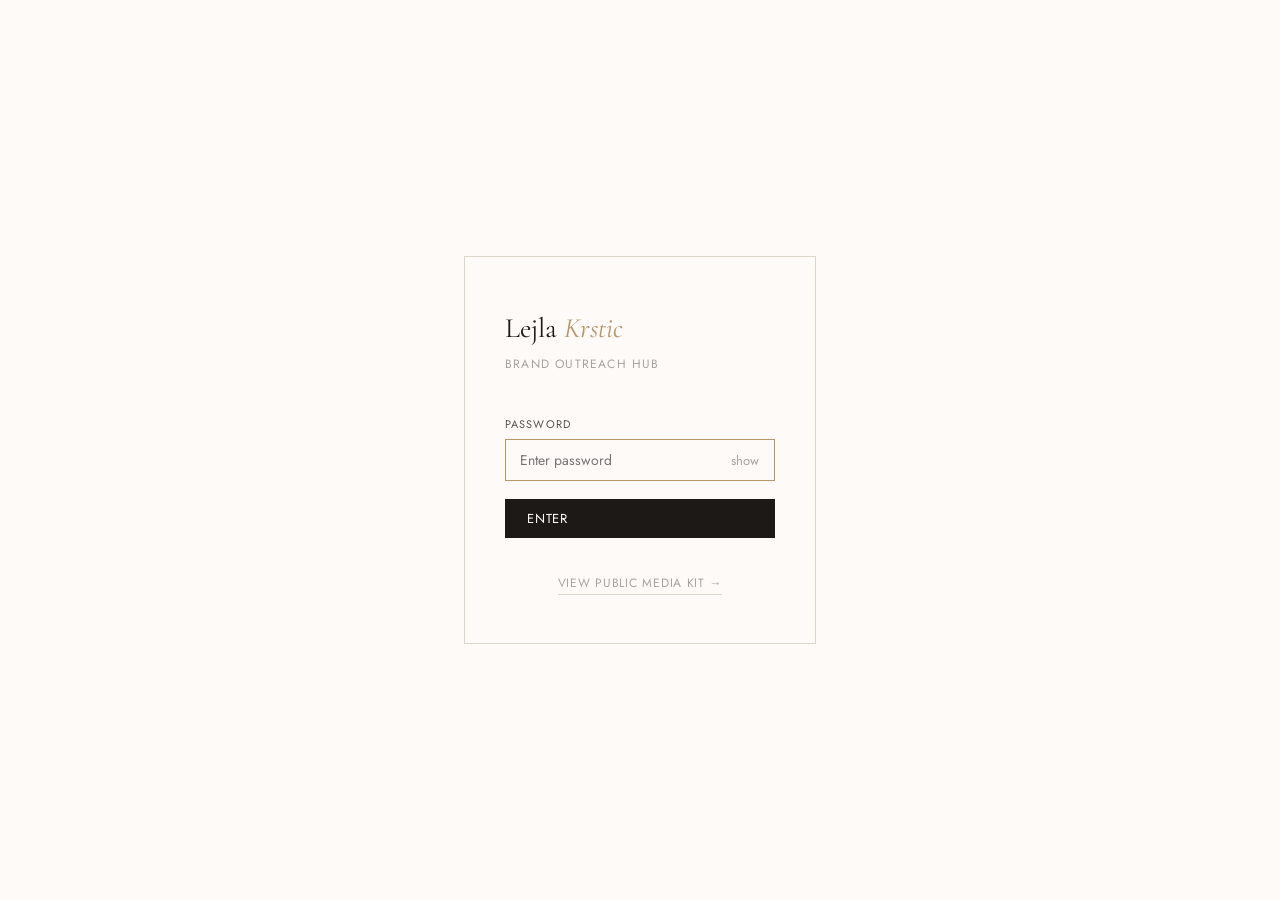
<file: discover.html>
<!DOCTYPE html>
<html lang="en">
<head>
  <meta charset="UTF-8" />
  <meta name="viewport" content="width=device-width, initial-scale=1.0" />
  <title>AI Discover — Lejla Krstic</title>
  <link rel="stylesheet" href="style.css" />
  <script src="auth.js"></script>
  <script>requireAuth();</script>
  <style>
    .page-header {
      padding: 60px 0 40px;
      border-bottom: 1px solid var(--border);
    }

    /* ── RESULTS GRID ── */
    .results-grid {
      display: grid;
      grid-template-columns: repeat(3, 1fr);
      gap: 20px;
      padding: 40px 0 180px;
    }

    /* ── BRAND CARDS ── */
    .brand-card {
      border: 1px solid var(--border);
      display: flex;
      flex-direction: column;
      transition: border-color 0.2s, box-shadow 0.2s;
    }
    .brand-card:hover {
      border-color: var(--gold);
      box-shadow: 0 4px 20px rgba(0,0,0,0.07);
    }
    .brand-card { cursor: pointer; }
    .brand-card-top {
      padding: 24px 24px 16px;
      display: flex;
      align-items: flex-start;
      gap: 16px;
    }
    .brand-logo {
      width: 48px; height: 48px;
      background: var(--surface);
      border: 1px solid var(--border);
      display: flex; align-items: center; justify-content: center;
      font-size: 20px; flex-shrink: 0;
    }
    .brand-meta { flex: 1; }
    .brand-name {
      font-family: 'Cormorant Garamond', serif;
      font-size: 22px; line-height: 1; margin-bottom: 4px;
    }
    .brand-country { font-size: 12px; color: var(--text-light); }
    .brand-category-chip {
      font-size: 10px; letter-spacing: 0.08em; text-transform: uppercase;
      padding: 3px 8px; background: var(--surface);
      color: var(--text-mid); border: 1px solid var(--border);
    }
    .brand-card-body { padding: 0 24px 16px; flex: 1; }
    .brand-desc { font-size: 13px; color: var(--text-mid); line-height: 1.6; }
    .brand-why {
      margin-top: 10px; font-size: 12px; color: var(--sage);
      line-height: 1.5; display: flex; gap: 6px;
    }
    .brand-why::before { content: '✦'; flex-shrink: 0; font-size: 10px; margin-top: 1px; }
    .fit-dots { display: flex; gap: 3px; margin-top: 12px; }
    .dot { width: 6px; height: 6px; border-radius: 50%; background: var(--border); }
    .dot.filled { background: var(--gold); }
    .brand-card-footer {
      padding: 14px 24px; border-top: 1px solid var(--border);
      display: flex; align-items: center; justify-content: space-between; gap: 8px;
    }
    .brand-ig { font-size: 12px; color: var(--text-light); }
    .add-btn {
      font-size: 11px; letter-spacing: 0.08em; text-transform: uppercase;
      padding: 6px 14px; border: 1px solid var(--border);
      background: transparent; color: var(--text-mid);
      cursor: pointer; transition: all 0.15s; font-family: 'Jost', sans-serif;
      white-space: nowrap;
    }
    .add-btn:hover { background: var(--text); color: var(--bg); border-color: var(--text); }
    .add-btn.added { background: var(--sage); color: #fff; border-color: var(--sage); }

    /* ── STATES ── */
    .empty-state {
      grid-column: 1/-1; text-align: center; padding: 80px 20px;
    }
    .loading-state {
      grid-column: 1/-1; text-align: center; padding: 80px 20px;
      color: var(--text-light);
    }
    .loading-dot {
      display: inline-block; width: 8px; height: 8px;
      border-radius: 50%; background: var(--gold);
      margin: 0 3px;
      animation: ldpulse 1.2s ease-in-out infinite;
    }
    .loading-dot:nth-child(2) { animation-delay: 0.2s; }
    .loading-dot:nth-child(3) { animation-delay: 0.4s; }
    @keyframes ldpulse {
      0%, 100% { opacity: 0.3; transform: scale(0.8); }
      50%       { opacity: 1;   transform: scale(1); }
    }

    /* ── CHAT BAR ── */
    .chat-bar {
      position: fixed; bottom: 0; left: 0; right: 0; z-index: 80;
      background: rgba(253,250,247,0.97);
      backdrop-filter: blur(8px);
      border-top: 1px solid var(--border);
    }
    .chat-bar-inner {
      max-width: 1200px; margin: 0 auto;
      padding: 16px 40px 20px;
    }
    .quick-prompts {
      display: flex; gap: 8px; flex-wrap: wrap; margin-bottom: 12px;
    }
    .quick-chip {
      padding: 5px 13px; font-size: 12px; letter-spacing: 0.04em;
      border: 1px solid var(--border); background: transparent;
      color: var(--text-mid); cursor: pointer; font-family: 'Jost', sans-serif;
      transition: all 0.15s;
    }
    .quick-chip:hover { border-color: var(--gold); color: var(--text); }
    .chat-row { display: flex; gap: 10px; align-items: center; }
    .chat-input {
      flex: 1; padding: 12px 18px; font-size: 14px;
      border: 1px solid var(--border); background: var(--bg);
      color: var(--text); outline: none; font-family: 'Jost', sans-serif;
    }
    .chat-input:focus { border-color: var(--gold); }
    .chat-input::placeholder { color: var(--text-light); }
    .settings-btn {
      width: 42px; height: 42px; background: none;
      border: 1px solid var(--border); color: var(--text-mid);
      font-size: 17px; display: flex; align-items: center;
      justify-content: center; flex-shrink: 0; transition: all 0.15s;
    }
    .settings-btn:hover { border-color: var(--gold); color: var(--text); }
    .api-status {
      font-size: 11px; letter-spacing: 0.06em; text-transform: uppercase;
      color: var(--text-light); margin-left: 4px; white-space: nowrap;
    }
    .api-status.set { color: var(--sage); }

    @media (max-width: 900px) {
      .results-grid { grid-template-columns: repeat(2, 1fr); }
    }
    @media (max-width: 600px) {
      .results-grid { grid-template-columns: 1fr; }
      .chat-bar-inner { padding: 12px 20px 16px; }
      .quick-prompts { display: none; }
    }
  </style>
</head>
<body>

<nav class="nav">
  <a href="index.html" class="nav-brand">Lejla <span>Krstic</span></a>
  <div class="nav-links">
    <a href="index.html">Hub</a>
    <a href="media-kit.html" target="_blank">Media Kit</a>
    <a href="brands.html">Brands</a>
    <a href="outreach.html">Outreach</a>
    <a href="discover.html" class="active">AI Discover</a>
  </div>
</nav>

<div class="page-wrap">
  <div class="page-header">
    <div class="container">
      <p class="eyebrow">Powered by Claude AI</p>
      <h1 class="section-title">Brand Discovery</h1>
      <p style="color:var(--text-mid);font-size:16px;max-width:560px;line-height:1.7;">
        Describe what you're looking for and Claude will find brands matched to your aesthetic, audience, and current projects — ready to add to your pipeline.
      </p>
    </div>
  </div>

  <div class="container">
    <div class="results-grid" id="resultsGrid">
      <div class="empty-state">
        <p style="font-family:'Cormorant Garamond',serif;font-size:36px;color:var(--text-mid);margin-bottom:16px;">What are you looking for?</p>
        <p style="font-size:14px;color:var(--text-light);max-width:420px;margin:0 auto;line-height:1.7;">
          Try <em>"outdoor kitchen brands in Germany"</em> or <em>"premium dryer brands DACH"</em> — Claude evaluates brands for your audience and aesthetic, then surfaces the best fits.
        </p>
      </div>
    </div>
  </div>
</div>

<!-- ── CHAT BAR ── -->
<div class="chat-bar">
  <div class="chat-bar-inner">
    <div class="quick-prompts" id="quickPrompts">
      <button class="quick-chip" onclick="usePrompt('Premium outdoor kitchen brands available in Germany')">Outdoor kitchens · DE</button>
      <button class="quick-chip" onclick="usePrompt('High-end washing machine or dryer brands for DACH region')">Appliances · DACH</button>
      <button class="quick-chip" onclick="usePrompt('Luxury garden furniture brands shipping to Germany')">Garden furniture · EU</button>
      <button class="quick-chip" onclick="usePrompt('Premium smart home and automation brands in Germany')">Smart home · DE</button>
      <button class="quick-chip" onclick="usePrompt('High-end bathroom brands available in DACH region')">Bathroom · DACH</button>
      <button class="quick-chip" onclick="usePrompt('Sustainable outdoor lighting brands in Europe')">Outdoor lighting · EU</button>
    </div>
    <div class="chat-row">
      <input type="text" class="chat-input" id="chatInput"
        placeholder='Try "Navimow" or "robot mowers Germany" or "premium dryers DACH"…' />
      <button class="btn btn-primary" onclick="discover()" id="discoverBtn">Find Brands</button>
      <button class="settings-btn" onclick="openSettings()" title="API Key Settings">⚙</button>
      <span class="api-status" id="apiStatus">No key</span>
    </div>
  </div>
</div>

<!-- ── SETTINGS MODAL ── -->
<div class="modal-overlay" id="settingsModal">
  <div class="modal" style="max-width:520px;">
    <button class="modal-close" onclick="closeSettings()">×</button>
    <div class="modal-title">Claude API Key</div>
    <p style="color:var(--text-mid);font-size:14px;line-height:1.7;margin-bottom:24px;">
      Your key is stored only in this browser and sent directly to Anthropic — never to any other server.
      Get yours at <a href="https://console.anthropic.com" target="_blank" style="color:var(--gold);">console.anthropic.com</a> → API Keys, then add a small credit balance to activate it.
    </p>
    <div class="form-group">
      <label class="form-label">Anthropic API Key</label>
      <input type="password" class="form-control" id="apiKeyInput" placeholder="sk-ant-…" />
    </div>
    <div style="display:flex;gap:12px;margin-top:8px;">
      <button class="btn btn-primary w-full" onclick="saveApiKey()">Save Key</button>
      <button class="btn btn-outline" onclick="clearApiKey()" style="white-space:nowrap;">Clear</button>
    </div>
  </div>
</div>

<!-- ── ADD TO PIPELINE MODAL ── -->
<div class="modal-overlay" id="addModal">
  <div class="modal" style="max-width:520px;">
    <button class="modal-close" onclick="closeAddModal()">×</button>
    <div class="modal-title" id="addModalTitle"></div>
    <p style="color:var(--text-mid);font-size:13px;margin-bottom:24px;" id="addModalMeta"></p>
    <div class="form-group">
      <label class="form-label">Contact Email</label>
      <input type="email" class="form-control" id="addEmail" placeholder="press@brand.com" />
    </div>
    <div class="form-group">
      <label class="form-label">Notes</label>
      <textarea class="form-control" id="addNotes" rows="3"
        placeholder="Contact tips, product ideas, specific person to reach…"></textarea>
    </div>
    <div style="display:flex;gap:12px;margin-top:8px;">
      <button class="btn btn-primary w-full" onclick="confirmAdd()">Add to Pipeline</button>
      <button class="btn btn-outline" onclick="closeAddModal()">Cancel</button>
    </div>
  </div>
</div>

<div class="toast" id="toast"></div>

<script>
const API_KEY_STORAGE = 'hm_anthropic_key';
const MODEL = 'claude-haiku-4-5';

const SYSTEM_PROMPT = `You are a brand partnership advisor for @haus_momster.

CREATOR PROFILE:
- Lejla Krstic — Architect, Interior Designer & Content Creator
- Instagram: @haus_momster
- 65,000 followers | 991,000 monthly reach | 4.5% monthly follower growth
- Audience: 86% female, aged 25–55, Germany is #1 market (22.2%), also strong in Australia, Netherlands, Italy
- Aesthetic: premium, architectural, atmospheric, editorial — "reduced, precise, material-driven"
- Currently: designing and renovating a 2,350 sqm garden (this year — outdoor brands highly relevant), 2 children
- Content themes: architecture, interior design, home renovation, outdoor living, smart home, family life

TASK:
No matter how the user phrases their request — whether they name a specific brand, ask about a category, or say they want to "reach out to X" — always return brand suggestions as a JSON array.

- If the user mentions a SPECIFIC brand by name (e.g. "Navimow", "reach out to Miele"): return that brand as the first entry, plus 4 similar brands.
- If the user describes a CATEGORY: return 5 brands that fit.
- If the user asks to "craft an email" or "reach out": still return the brand(s) as JSON — email drafting happens separately.

BRAND SELECTION CRITERIA:
- Available and shipping in the DACH region (Germany, Austria, Switzerland) — EU brands preferred to avoid customs
- Design-forward, premium positioning — not mass market
- Relevant to her current garden project where applicable
- Brands with existing creator or influencer programs are a plus

Return a JSON array of exactly 5 brand objects. Each object must have ALL of these fields:
[
  {
    "name": "Brand Name",
    "category": "Use one of: Kitchen & Cooking / Home & Furniture / Lighting / Materials & Surfaces / Outdoor & Garden / Lifestyle & Fragrance / Tableware & Glass / Art & Prints / Tech & Wellness — or create a new accurate category",
    "country": "🇩🇪 Germany",
    "website": "brand.com",
    "instagram": "@handle",
    "ig_followers": "200K",
    "desc": "One to two sentences describing the brand.",
    "why": "One to two sentences explaining specifically why this brand fits @haus_momster and her audience.",
    "fit": 5,
    "emoji": "🔲",
    "contactEmail": "press@brand.com",
    "contactHint": "One sentence on how to best contact them for collaborations."
  }
]

CRITICAL RULES:
- Return ONLY the raw JSON array. No markdown, no code blocks, no explanation text whatsoever.
- Your entire response must start with [ and end with ]
- fit score is 1–5 (integer)
- emoji should be a single relevant emoji character
- Make contactEmail a realistic guess based on the brand`;

let currentBrands = [];
let selectedBrandIdx = null;

// ── API KEY ──────────────────────────────────────────────────────────────

function getApiKey() {
  return localStorage.getItem(API_KEY_STORAGE) || '';
}

function updateApiStatus() {
  const key = getApiKey();
  const el = document.getElementById('apiStatus');
  if (key) {
    el.textContent = '✓ Key set';
    el.className = 'api-status set';
  } else {
    el.textContent = 'No key';
    el.className = 'api-status';
  }
}

function openSettings() {
  document.getElementById('apiKeyInput').value = getApiKey();
  document.getElementById('settingsModal').classList.add('open');
}

function closeSettings() {
  document.getElementById('settingsModal').classList.remove('open');
}

function saveApiKey() {
  const key = document.getElementById('apiKeyInput').value.trim();
  if (!key) { showToast('Please enter a key'); return; }
  localStorage.setItem(API_KEY_STORAGE, key);
  closeSettings();
  updateApiStatus();
  showToast('API key saved');
}

function clearApiKey() {
  localStorage.removeItem(API_KEY_STORAGE);
  document.getElementById('apiKeyInput').value = '';
  updateApiStatus();
  showToast('API key cleared');
}

// ── DISCOVER ─────────────────────────────────────────────────────────────

function usePrompt(text) {
  document.getElementById('chatInput').value = text;
  document.getElementById('chatInput').focus();
}

async function discover() {
  const query = document.getElementById('chatInput').value.trim();
  if (!query) { showToast('Please describe what you are looking for'); return; }

  const apiKey = getApiKey();
  if (!apiKey) {
    showToast('Add your API key first');
    openSettings();
    return;
  }

  const btn = document.getElementById('discoverBtn');
  btn.textContent = 'Searching…';
  btn.disabled = true;
  setLoading();

  try {
    const res = await fetch('https://api.anthropic.com/v1/messages', {
      method: 'POST',
      headers: {
        'x-api-key': apiKey,
        'anthropic-version': '2023-06-01',
        'content-type': 'application/json',
        'anthropic-dangerous-direct-browser-access': 'true'
      },
      body: JSON.stringify({
        model: MODEL,
        max_tokens: 2048,
        system: SYSTEM_PROMPT,
        messages: [{ role: 'user', content: query }]
      })
    });

    if (!res.ok) {
      const err = await res.json().catch(() => ({}));
      if (res.status === 401) throw new Error('Invalid API key — check your key in settings');
      if (res.status === 429) throw new Error('Rate limited — wait a moment and try again');
      if (res.status === 400) throw new Error(err.error?.message || 'Bad request — try rephrasing');
      throw new Error(err.error?.message || `API error ${res.status}`);
    }

    const data = await res.json();
    const rawText = data.content?.[0]?.text || '';

    // Extract JSON array robustly — handle possible markdown wrapping
    const match = rawText.match(/\[[\s\S]*\]/);
    if (!match) throw new Error('Unexpected response format — try rephrasing your request');

    let brands;
    try {
      brands = JSON.parse(match[0]);
    } catch {
      throw new Error('Could not parse results — try rephrasing your request');
    }

    if (!Array.isArray(brands) || brands.length === 0) {
      throw new Error('No brands found — try a different category or region');
    }

    currentBrands = brands;
    renderBrands(brands);

  } catch (err) {
    showError(err.message || 'Something went wrong');
  } finally {
    btn.textContent = 'Find Brands';
    btn.disabled = false;
  }
}

// ── RENDER ────────────────────────────────────────────────────────────────

function setLoading() {
  document.getElementById('resultsGrid').innerHTML = `
    <div class="loading-state">
      <div style="margin-bottom:16px;">
        <span class="loading-dot"></span>
        <span class="loading-dot"></span>
        <span class="loading-dot"></span>
      </div>
      <p style="font-size:13px;">Claude is researching brands for you…</p>
    </div>`;
}

function showError(msg) {
  document.getElementById('resultsGrid').innerHTML = `
    <div class="empty-state">
      <p style="color:var(--rose);font-size:15px;margin-bottom:8px;">Something went wrong</p>
      <p style="font-size:13px;color:var(--text-light);">${msg}</p>
    </div>`;
}

function getOutreachNames() {
  const outreach = JSON.parse(localStorage.getItem('outreach') || '[]');
  return new Set(outreach.map(o => (o.brandName || '').toLowerCase()));
}

function fitDots(score) {
  let html = '';
  for (let i = 1; i <= 5; i++) {
    html += `<span class="dot${i <= score ? ' filled' : ''}"></span>`;
  }
  return html;
}

function renderBrands(brands) {
  const inPipeline = getOutreachNames();
  document.getElementById('resultsGrid').innerHTML = brands.map((b, i) => {
    const added = inPipeline.has((b.name || '').toLowerCase());
    const catShort = (b.category || '').split(' & ')[0];
    return `<div class="brand-card" onclick="openBrandSite(${i})">
      <div class="brand-card-top">
        <div class="brand-logo">${b.emoji || '◎'}</div>
        <div class="brand-meta">
          <div class="brand-name">${b.name || '—'}</div>
          <div class="brand-country">${b.country || ''}</div>
        </div>
        <span class="brand-category-chip">${catShort}</span>
      </div>
      <div class="brand-card-body">
        <p class="brand-desc">${b.desc || ''}</p>
        <p class="brand-why">${b.why || ''}</p>
        <div class="fit-dots" title="Aesthetic fit score">${fitDots(b.fit || 4)}</div>
      </div>
      <div class="brand-card-footer">
        <span class="brand-ig">${b.instagram || ''} · ${b.ig_followers || ''}</span>
        <button class="add-btn${added ? ' added' : ''}"
          onclick="event.stopPropagation(); openAddModal(${i})">
          ${added ? '✓ In Pipeline' : '+ Outreach'}
        </button>
      </div>
    </div>`;
  }).join('');
}

// ── OPEN BRAND SITE ──────────────────────────────────────────────────────

function openBrandSite(idx) {
  const b = currentBrands[idx];
  if (!b) return;
  const website = b.website ? (b.website.startsWith('http') ? b.website : 'https://' + b.website) : null;
  const url = website || 'https://www.google.com/search?q=' + encodeURIComponent(b.name + ' official website');
  window.open(url, '_blank');
}

// ── ADD TO PIPELINE ───────────────────────────────────────────────────────

function openAddModal(idx) {
  selectedBrandIdx = idx;
  const b = currentBrands[idx];
  if (!b) return;
  document.getElementById('addModalTitle').textContent = b.name;
  document.getElementById('addModalMeta').textContent =
    `${b.country || ''} · ${b.category || ''} · ${b.website || ''}`;
  document.getElementById('addEmail').value = b.contactEmail || '';
  document.getElementById('addNotes').value = b.contactHint || '';
  document.getElementById('addModal').classList.add('open');
}

function closeAddModal() {
  document.getElementById('addModal').classList.remove('open');
  selectedBrandIdx = null;
}

function categoryToTemplateType(category) {
  const c = (category || '').toLowerCase();
  if (c.includes('outdoor') && (c.includes('cook') || c.includes('grill') || c.includes('pizza') || c.includes('bbq'))) return 'outdoor-cooking';
  if (c.includes('outdoor') || c.includes('garden')) return 'outdoor';
  if (c.includes('kitchen') || c.includes('cooking') || c.includes('appliance')) return 'kitchen-appliance';
  if (c.includes('cookware')) return 'cookware';
  if (c.includes('furniture') || c.includes('home')) return 'furniture';
  if (c.includes('lighting') || c.includes('light')) return 'lighting';
  if (c.includes('material') || c.includes('surface')) return 'materials';
  if (c.includes('tableware') || c.includes('glass') || c.includes('ceramic')) return 'tableware';
  if (c.includes('art') || c.includes('print')) return 'art';
  if (c.includes('tech') || c.includes('wellness') || c.includes('platform')) return 'platform';
  if (c.includes('lifestyle') || c.includes('fragrance')) return 'lifestyle';
  return 'lifestyle';
}

function confirmAdd() {
  if (selectedBrandIdx === null) return;
  const b = currentBrands[selectedBrandIdx];
  if (!b) return;

  const outreach = JSON.parse(localStorage.getItem('outreach') || '[]');

  if (outreach.find(o => (o.brandName || '').toLowerCase() === (b.name || '').toLowerCase())) {
    closeAddModal();
    showToast(`${b.name} is already in your pipeline`);
    return;
  }

  const entry = {
    id: Date.now().toString(),
    brandName: b.name,
    brandCategory: b.category,
    brandCountry: b.country,
    brandInstagram: b.instagram,
    templateType: categoryToTemplateType(b.category),
    emailHint: b.why,
    contactEmail: document.getElementById('addEmail').value.trim(),
    notes: document.getElementById('addNotes').value.trim(),
    status: 'new',
    addedDate: new Date().toISOString(),
    updatedAt: new Date().toISOString(),
  };

  outreach.push(entry);
  localStorage.setItem('outreach', JSON.stringify(outreach));

  closeAddModal();
  showToast(`${b.name} added to pipeline`);
  renderBrands(currentBrands);
}

// ── TOAST ─────────────────────────────────────────────────────────────────

function showToast(msg) {
  const t = document.getElementById('toast');
  t.textContent = msg;
  t.classList.add('show');
  setTimeout(() => t.classList.remove('show'), 2800);
}

// ── INIT ──────────────────────────────────────────────────────────────────

document.addEventListener('DOMContentLoaded', () => {
  updateApiStatus();

  document.getElementById('chatInput').addEventListener('keydown', e => {
    if (e.key === 'Enter') discover();
  });

  document.getElementById('settingsModal').addEventListener('click', e => {
    if (e.target === document.getElementById('settingsModal')) closeSettings();
  });
  document.getElementById('addModal').addEventListener('click', e => {
    if (e.target === document.getElementById('addModal')) closeAddModal();
  });
});
</script>
</body>
</html>
</file>
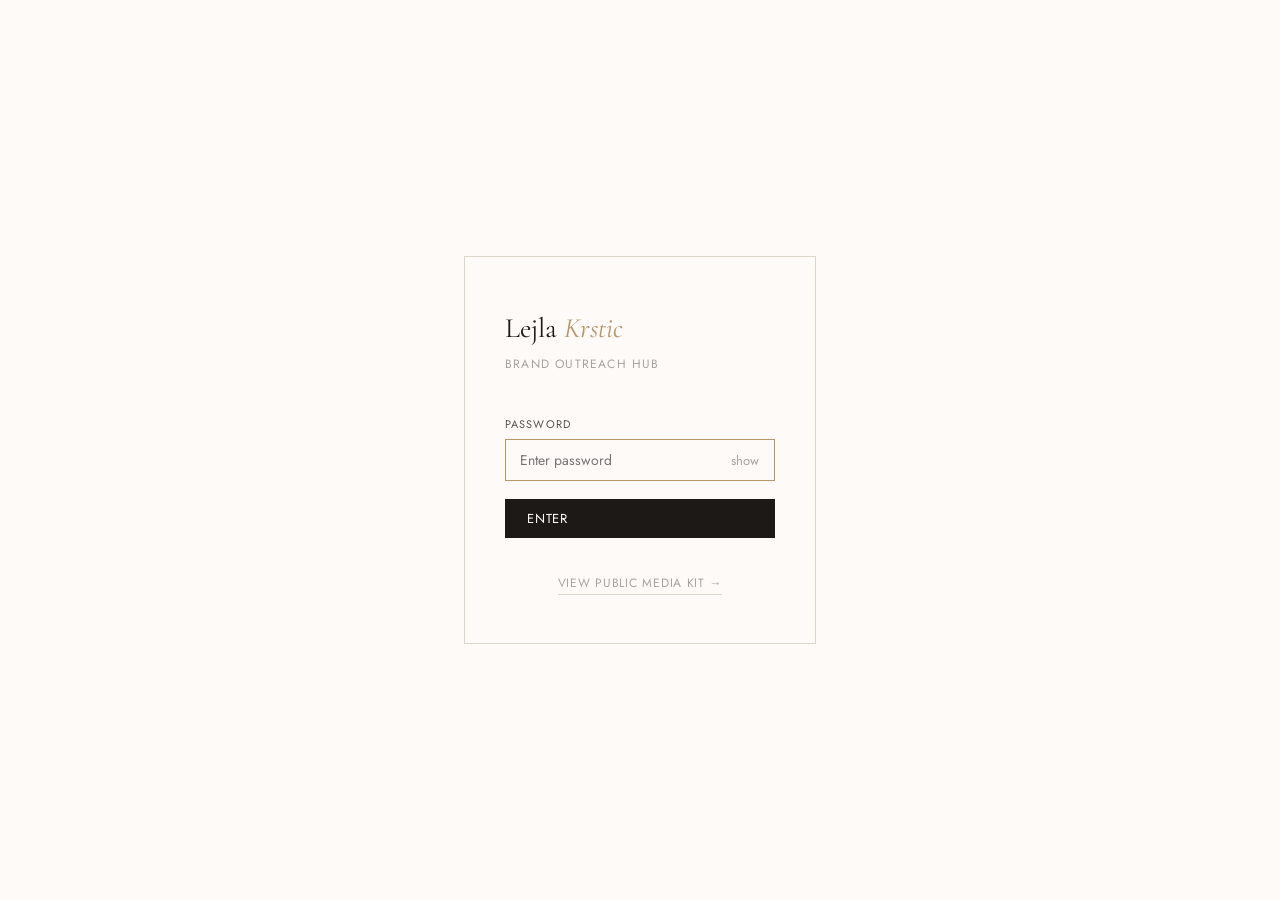
<file: login.html>
<!DOCTYPE html>
<html lang="en">
<head>
  <meta charset="UTF-8" />
  <meta name="viewport" content="width=device-width, initial-scale=1.0" />
  <title>Login — Lejla Krstic</title>
  <link rel="stylesheet" href="style.css" />
  <style>
    body {
      min-height: 100vh;
      display: flex;
      align-items: center;
      justify-content: center;
      background: var(--bg);
    }
    .login-wrap {
      width: 100%;
      max-width: 400px;
      padding: 24px;
    }
    .login-box {
      border: 1px solid var(--border);
      padding: 48px 40px;
    }
    .login-brand {
      font-family: 'Cormorant Garamond', serif;
      font-size: 28px;
      margin-bottom: 4px;
    }
    .login-brand span { color: var(--gold); font-style: italic; }
    .login-sub {
      font-size: 12px;
      letter-spacing: 0.1em;
      text-transform: uppercase;
      color: var(--text-light);
      margin-bottom: 40px;
    }
    .login-error {
      font-size: 13px;
      color: var(--rose);
      margin-bottom: 16px;
      display: none;
    }
    .login-error.show { display: block; }
    .password-wrap { position: relative; }
    .toggle-pw {
      position: absolute;
      right: 12px; top: 50%;
      transform: translateY(-50%);
      background: none; border: none;
      color: var(--text-light);
      font-size: 13px;
      cursor: pointer;
      padding: 4px;
    }
    .toggle-pw:hover { color: var(--text); }
    .login-footer {
      margin-top: 32px;
      text-align: center;
    }
    .login-footer a {
      font-size: 12px;
      letter-spacing: 0.06em;
      text-transform: uppercase;
      color: var(--text-light);
      border-bottom: 1px solid var(--border);
      padding-bottom: 2px;
    }
    .login-footer a:hover { color: var(--gold); border-color: var(--gold); }
  </style>
</head>
<body>
  <div class="login-wrap">
    <div class="login-box">
      <div class="login-brand">Lejla <span>Krstic</span></div>
      <div class="login-sub">Brand Outreach Hub</div>

      <div class="login-error" id="loginError">Incorrect password — try again.</div>

      <form id="loginForm">
        <div class="form-group">
          <label class="form-label">Password</label>
          <div class="password-wrap">
            <input
              type="password"
              class="form-control"
              id="passwordInput"
              placeholder="Enter password"
              autocomplete="current-password"
              autofocus
            />
            <button type="button" class="toggle-pw" id="togglePw" tabindex="-1">show</button>
          </div>
        </div>
        <button type="submit" class="btn btn-primary w-full" id="loginBtn">Enter</button>
      </form>

      <div class="login-footer">
        <a href="media-kit.html">View public media kit →</a>
      </div>
    </div>
  </div>

  <script src="auth.js"></script>
  <script>
    if (isAuthenticated()) {
      window.location.replace('index.html');
    }

    const form = document.getElementById('loginForm');
    const input = document.getElementById('passwordInput');
    const error = document.getElementById('loginError');
    const btn = document.getElementById('loginBtn');
    const togglePw = document.getElementById('togglePw');

    togglePw.addEventListener('click', () => {
      const isHidden = input.type === 'password';
      input.type = isHidden ? 'text' : 'password';
      togglePw.textContent = isHidden ? 'hide' : 'show';
    });

    form.addEventListener('submit', async e => {
      e.preventDefault();
      error.classList.remove('show');
      btn.textContent = '...';
      btn.disabled = true;
      await attemptLogin(input.value, () => {
        error.classList.add('show');
        input.value = '';
        input.focus();
      });
      btn.textContent = 'Enter';
      btn.disabled = false;
    });
  </script>
</body>
</html>
</file>
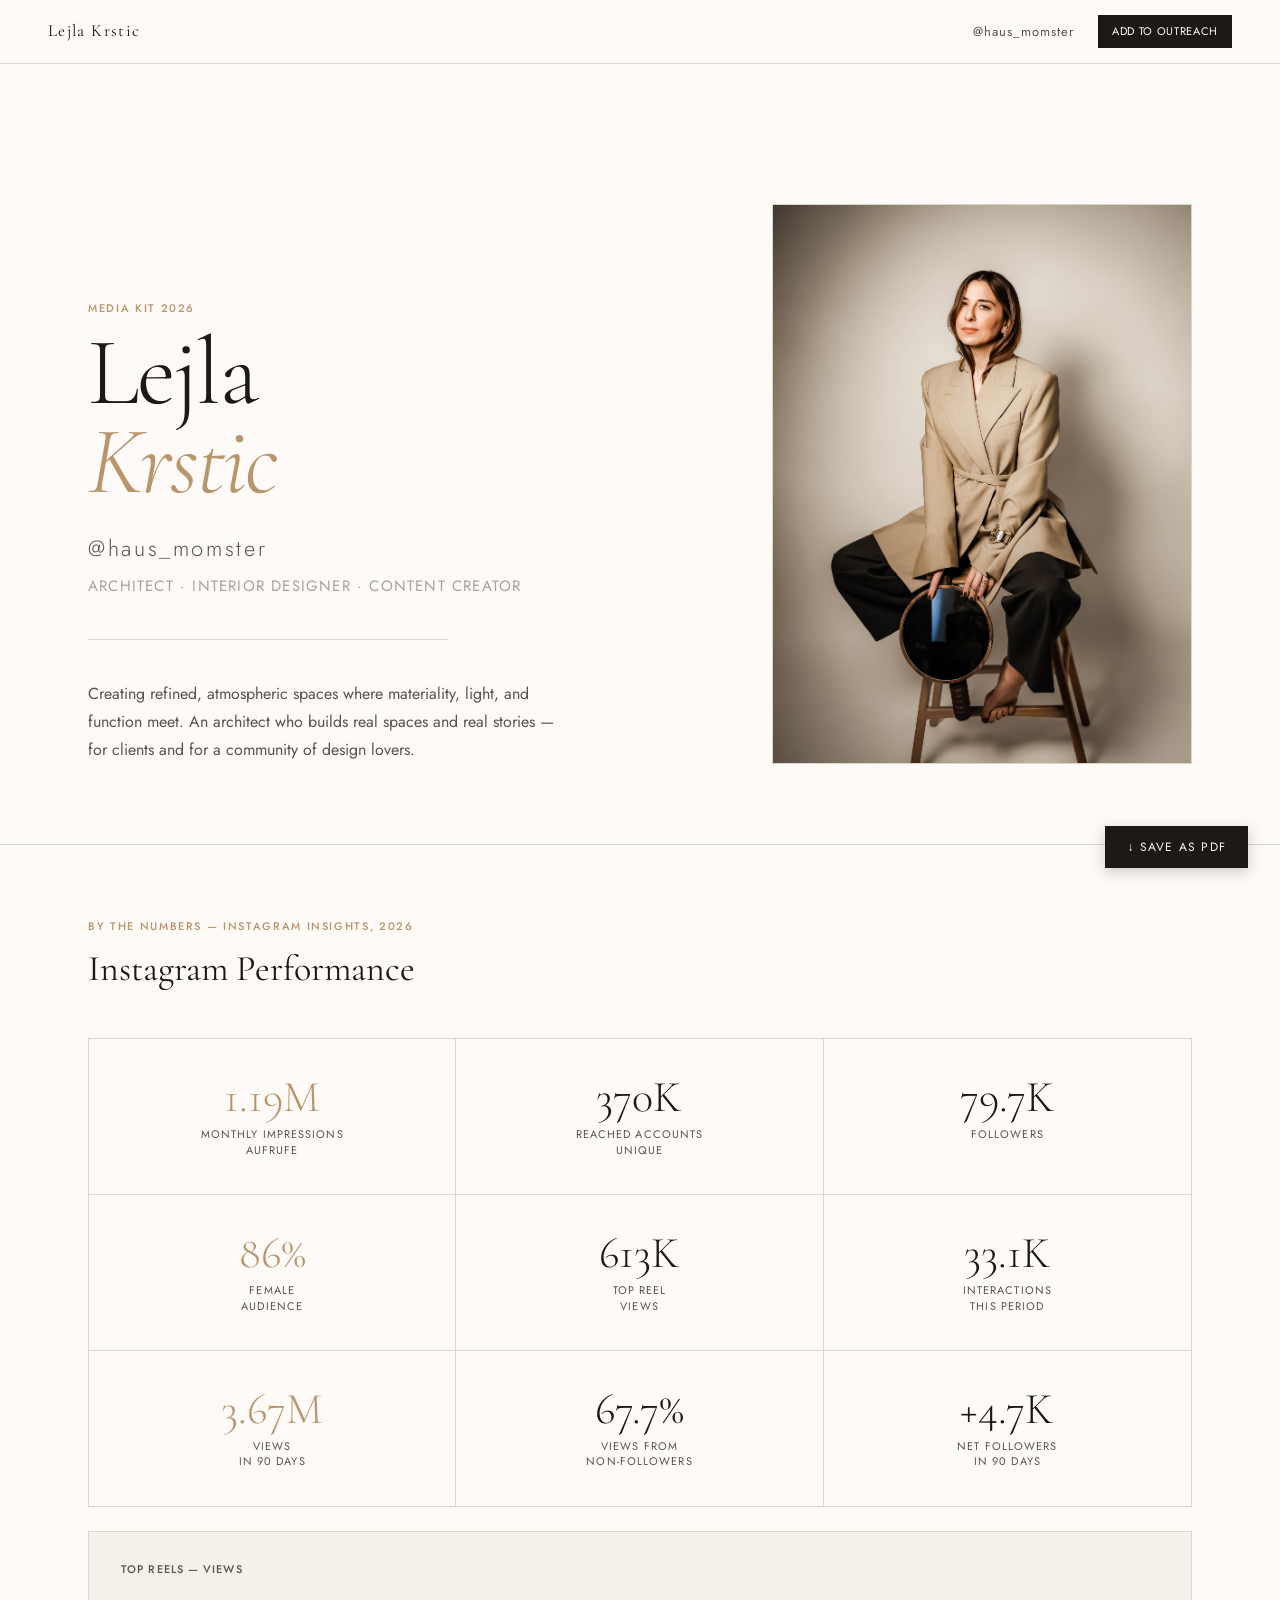
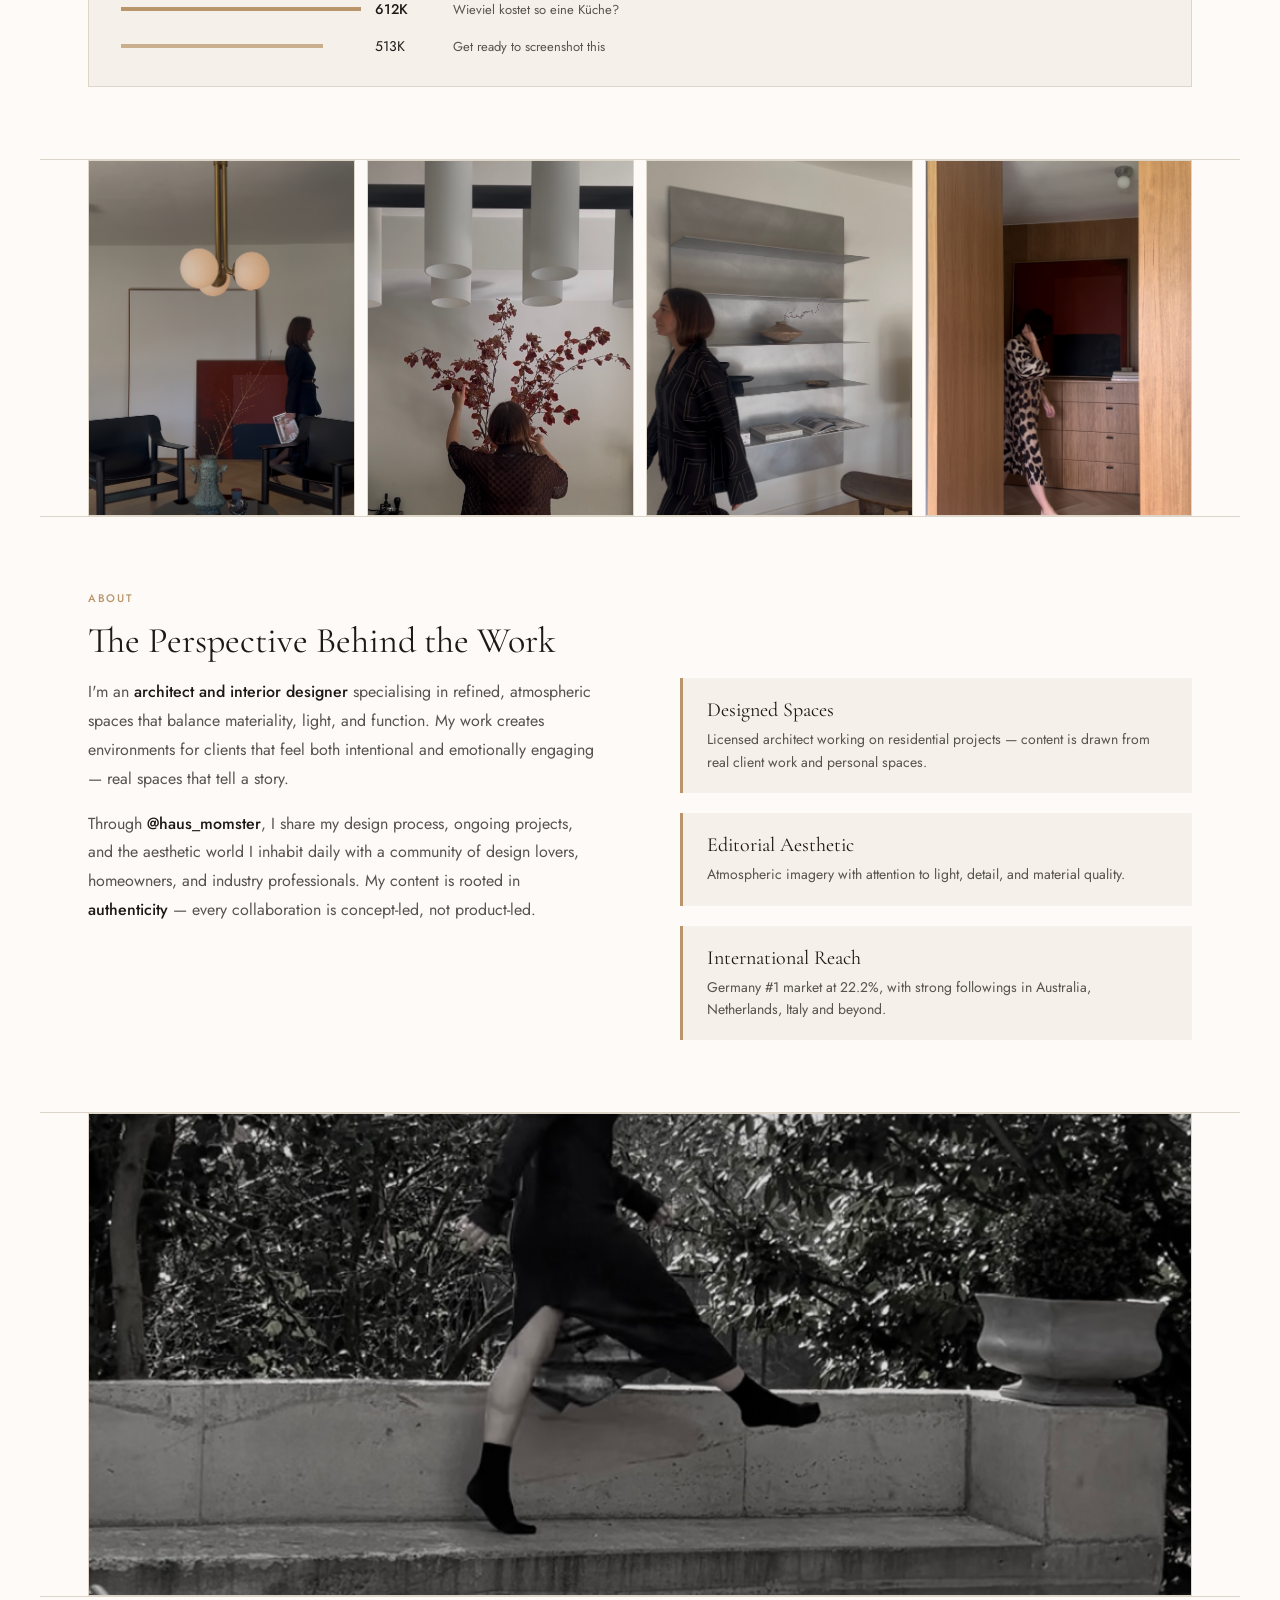
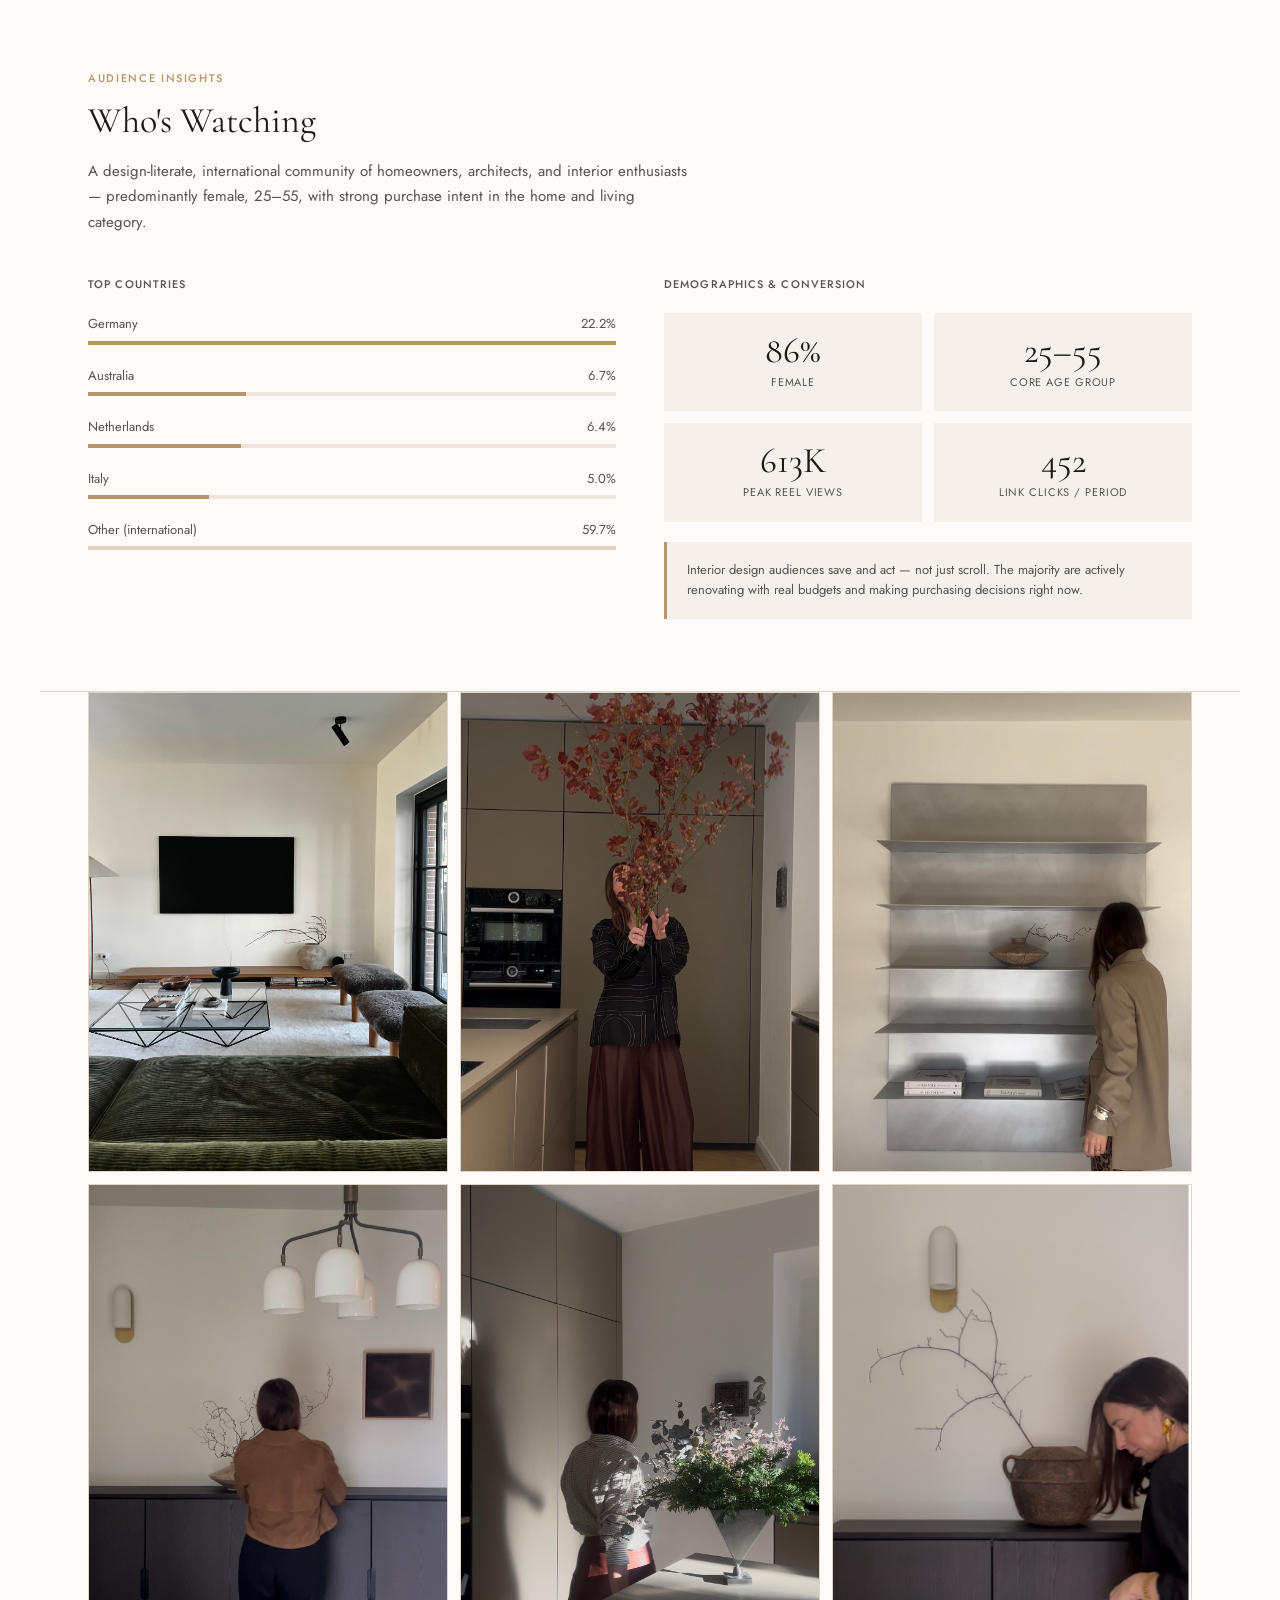
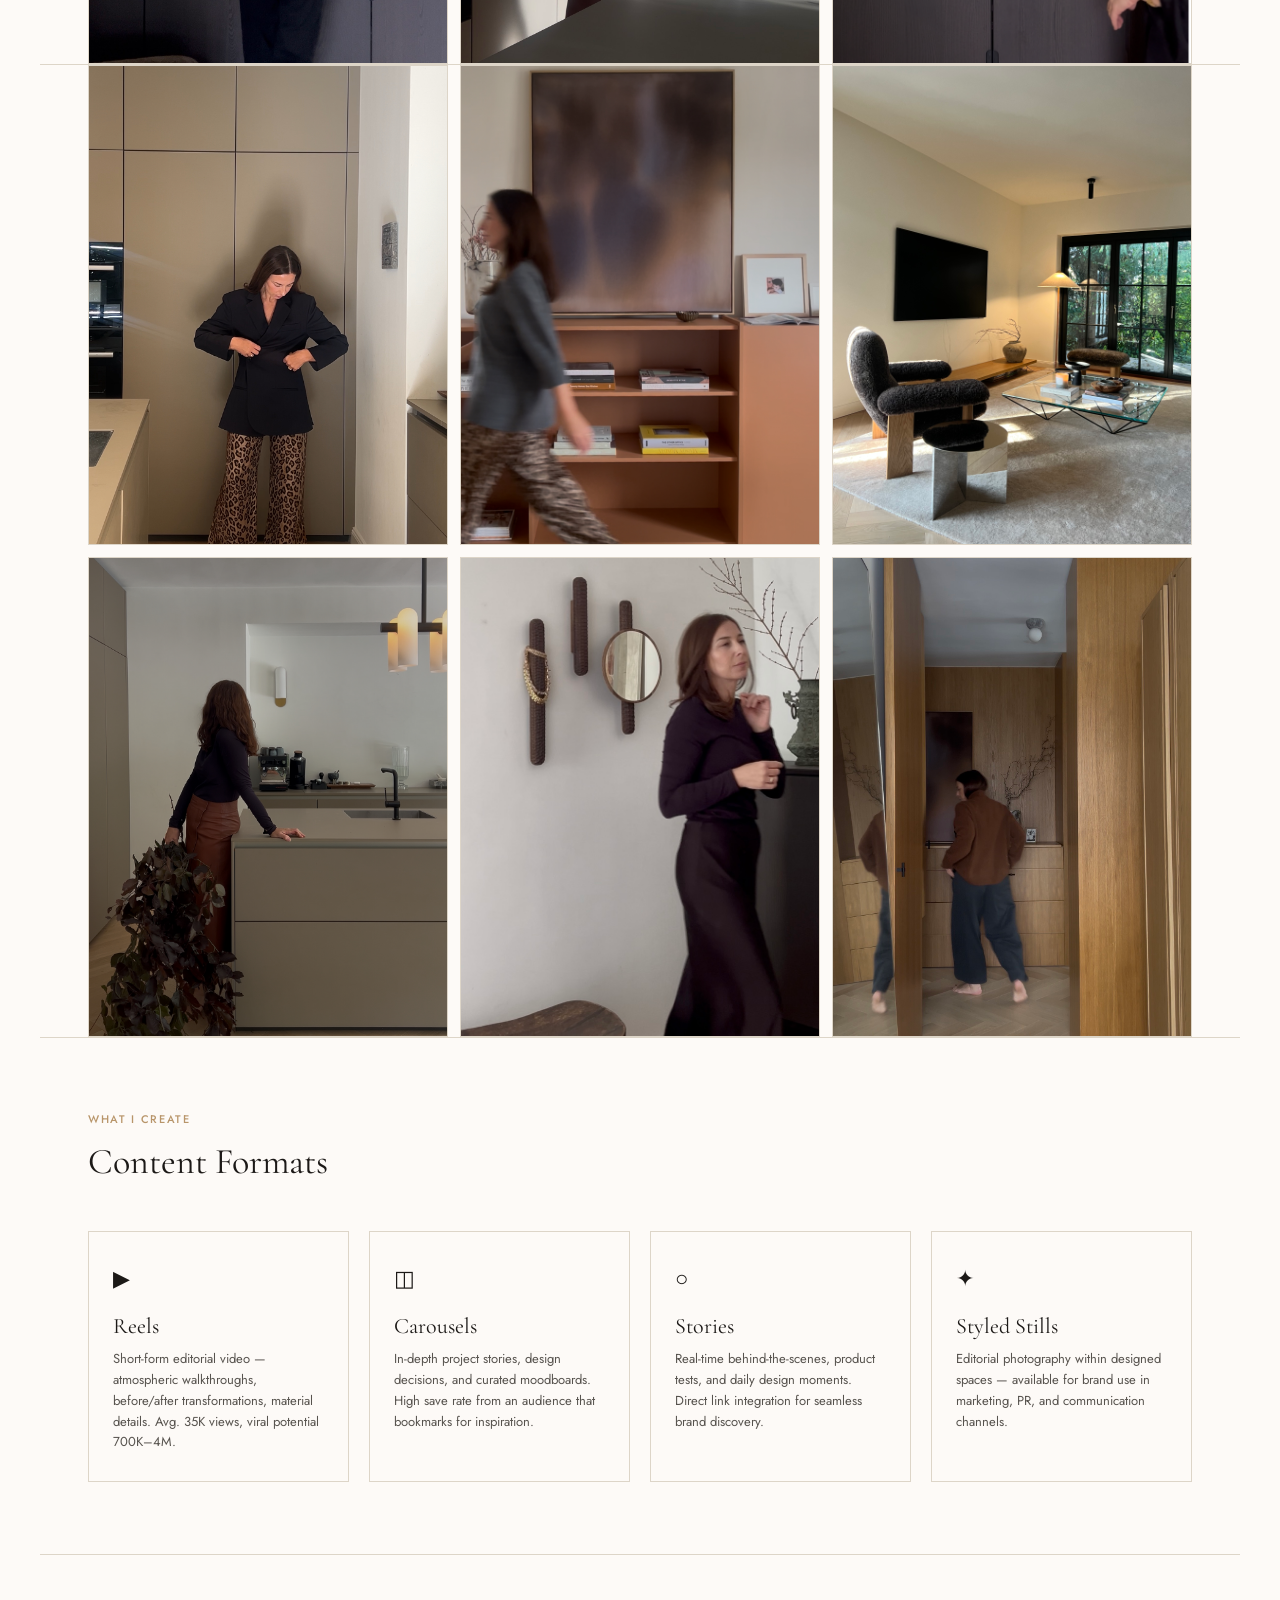
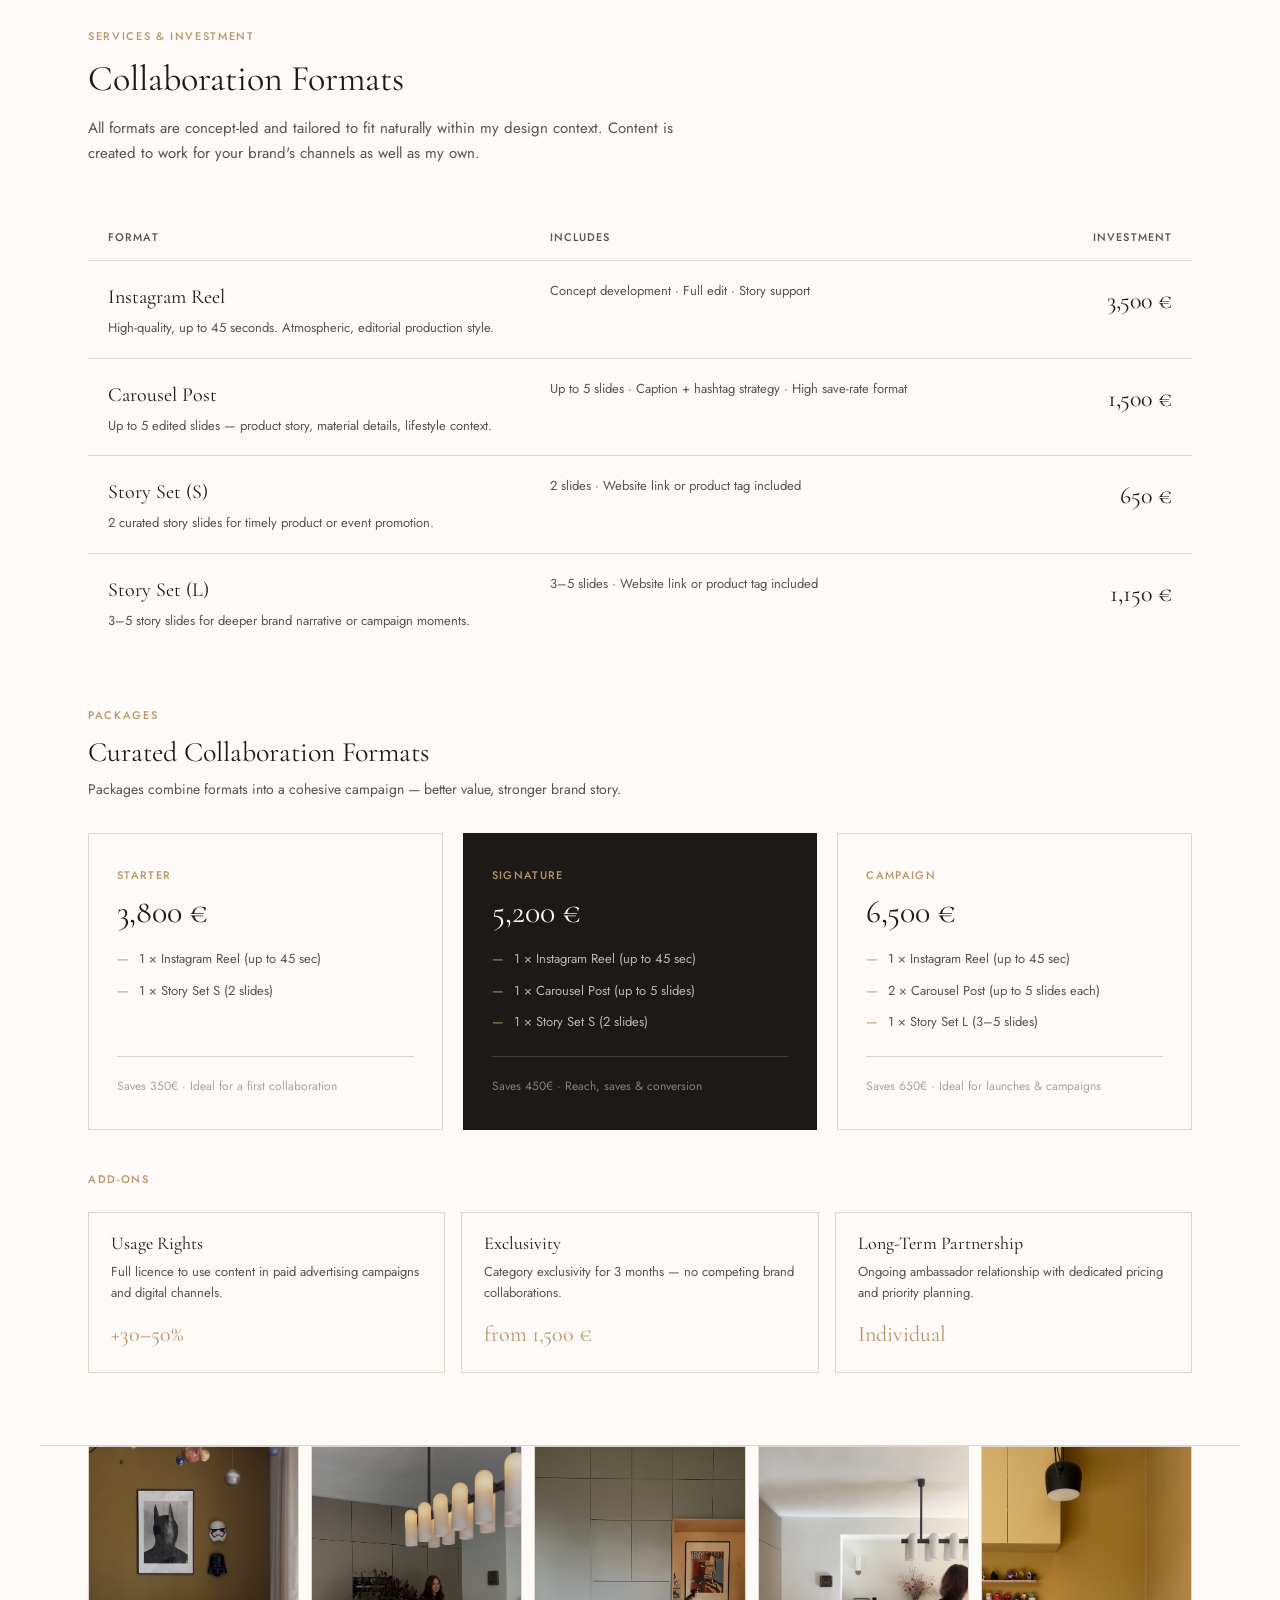
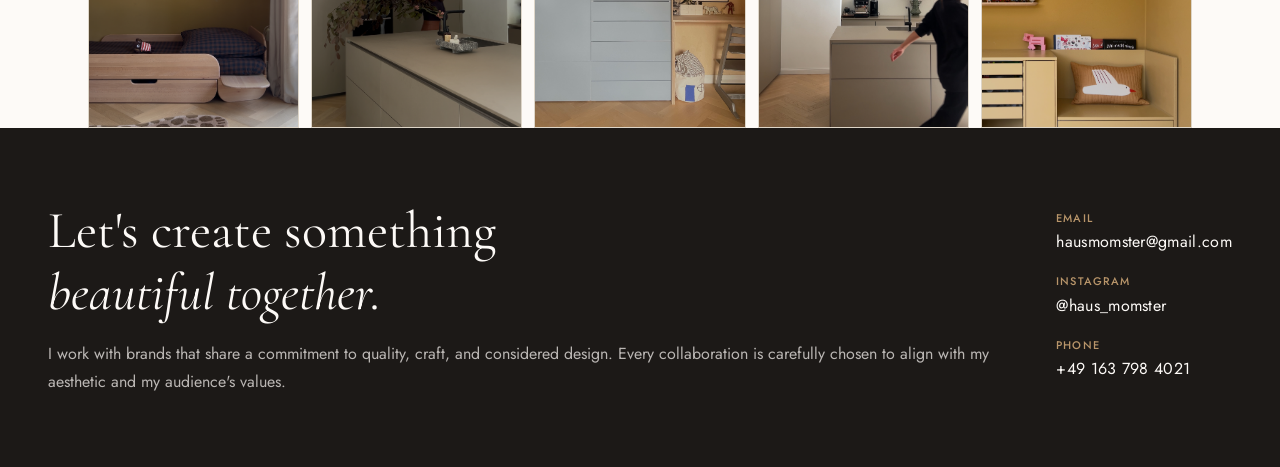
<file: media-kit.html>
<!DOCTYPE html>
<html lang="en">
<head>
  <meta charset="UTF-8" />
  <meta name="viewport" content="width=device-width, initial-scale=1.0" />
  <title>Media Kit — Lejla Krstic @haus_momster</title>
  <meta property="og:title" content="Media Kit — Lejla Krstic" />
  <meta property="og:description" content="Interior Designer & Content Creator · @haus_momster · 79K · Brand Collaboration Opportunities" />
  <link rel="stylesheet" href="style.css" />
  <style>
    /* ── MEDIA KIT SPECIFIC STYLES ── */
    .mk-nav {
      position: fixed; top: 0; left: 0; right: 0; z-index: 100;
      background: rgba(253,250,247,0.95);
      backdrop-filter: blur(8px);
      border-bottom: 1px solid var(--border);
      display: flex; align-items: center; justify-content: space-between;
      height: var(--nav-h);
      padding: 0 48px;
    }
    .mk-nav-brand {
      font-family: 'Cormorant Garamond', serif;
      font-size: 17px;
      letter-spacing: 0.08em;
    }
    .mk-nav-handle {
      font-size: 13px;
      letter-spacing: 0.08em;
      color: var(--text-mid);
    }

    /* ── HERO ── */
    .mk-hero {
      padding: 140px 0 80px;
      border-bottom: 1px solid var(--border);
      position: relative;
      overflow: hidden;
    }
    .mk-hero-inner {
      max-width: 1200px; margin: 0 auto; padding: 0 48px;
      display: grid;
      grid-template-columns: 1fr 420px;
      gap: 60px;
      align-items: end;
    }
    .mk-name {
      font-size: 96px;
      line-height: 0.92;
      letter-spacing: -0.02em;
      font-weight: 300;
    }
    .mk-name em {
      font-style: italic;
      color: var(--gold);
    }
    .mk-handle {
      font-size: 22px;
      letter-spacing: 0.12em;
      color: var(--text-mid);
      margin-top: 24px;
      font-weight: 300;
    }
    .mk-tagline {
      font-size: 15px;
      letter-spacing: 0.08em;
      text-transform: uppercase;
      color: var(--text-light);
      margin-top: 8px;
    }
    .mk-hero-image {
      aspect-ratio: 3/4;
      background: var(--surface);
      border: 1px solid var(--border);
      display: flex;
      align-items: center;
      justify-content: center;
      flex-direction: column;
      gap: 10px;
      color: var(--text-light);
      font-size: 12px;
      letter-spacing: 0.08em;
      text-align: center;
      padding: 20px;
      position: relative;
      overflow: hidden;
    }
    .mk-hero-image img {
      position: absolute; inset: 0;
      width: 100%; height: 100%;
      object-fit: cover;
    }
    .mk-hero-image .placeholder-hint {
      position: relative; z-index: 1;
    }

    /* ── SECTION WRAPPER ── */
    .mk-section {
      max-width: 1200px; margin: 0 auto;
      padding: 72px 48px;
      border-bottom: 1px solid var(--border);
    }
    .mk-section:last-child { border-bottom: none; }

    /* ── STATS ── */
    .stats-grid {
      display: grid;
      grid-template-columns: repeat(6, 1fr);
      gap: 0;
      border: 1px solid var(--border);
      margin-top: 48px;
    }
    .stat-box {
      padding: 36px 24px;
      border-right: 1px solid var(--border);
      text-align: center;
    }
    .stat-box:last-child { border-right: none; }
    .stats-grid .stat-box:nth-child(3n) { border-right: none; }
    .stat-big {
      font-family: 'Cormorant Garamond', serif;
      font-size: 44px;
      font-weight: 300;
      line-height: 1;
      margin-bottom: 8px;
    }
    .stat-big.gold { color: var(--gold); }
    .stat-sub {
      font-size: 11px;
      letter-spacing: 0.1em;
      text-transform: uppercase;
      color: var(--text-mid);
      line-height: 1.4;
    }

    /* ── ABOUT ── */
    .about-grid {
      display: grid;
      grid-template-columns: 1fr 1fr;
      gap: 80px;
      align-items: start;
    }
    .about-text { font-size: 16px; line-height: 1.8; color: var(--text-mid); }
    .about-text p { margin-bottom: 16px; }
    .about-text strong { color: var(--text); font-weight: 500; }
    .about-highlights { display: flex; flex-direction: column; gap: 20px; }
    .highlight-item {
      padding: 20px 24px;
      background: var(--surface);
      border-left: 3px solid var(--gold);
    }
    .highlight-item h4 {
      font-family: 'Cormorant Garamond', serif;
      font-size: 20px;
      margin-bottom: 6px;
    }
    .highlight-item p {
      font-size: 14px;
      color: var(--text-mid);
      line-height: 1.6;
    }

    /* ── CONTENT TYPES ── */
    .content-grid {
      display: grid;
      grid-template-columns: repeat(4, 1fr);
      gap: 20px;
      margin-top: 48px;
    }
    .content-card {
      padding: 28px 24px;
      border: 1px solid var(--border);
    }
    .content-card-icon {
      font-size: 22px;
      margin-bottom: 16px;
    }
    .content-card h4 {
      font-family: 'Cormorant Garamond', serif;
      font-size: 22px;
      margin-bottom: 10px;
    }
    .content-card p {
      font-size: 13px;
      color: var(--text-mid);
      line-height: 1.6;
    }

    /* ── PORTFOLIO ── */
    .portfolio-grid {
      display: grid;
      grid-template-columns: repeat(3, 1fr);
      gap: 12px;
      margin-top: 48px;
    }
    .portfolio-img {
      aspect-ratio: 4/5;
      background: var(--surface);
      border: 1px solid var(--border);
      overflow: hidden;
      position: relative;
      display: flex;
      align-items: center;
      justify-content: center;
      color: var(--text-light);
      font-size: 11px;
      letter-spacing: 0.08em;
    }
    .portfolio-img img {
      position: absolute; inset: 0;
      width: 100%; height: 100%;
      object-fit: cover;
    }
    .portfolio-img.large {
      grid-row: span 2;
      aspect-ratio: auto;
    }

    /* ── SERVICES TABLE ── */
    .services-table {
      width: 100%;
      border-collapse: collapse;
      margin-top: 48px;
    }
    .services-table th {
      font-size: 11px;
      letter-spacing: 0.1em;
      text-transform: uppercase;
      color: var(--text-mid);
      font-weight: 500;
      padding: 14px 20px;
      text-align: left;
      border-bottom: 1px solid var(--border);
    }
    .services-table td {
      padding: 20px 20px;
      border-bottom: 1px solid var(--border);
      vertical-align: top;
    }
    .services-table tr:last-child td { border-bottom: none; }
    .service-name {
      font-family: 'Cormorant Garamond', serif;
      font-size: 20px;
      margin-bottom: 4px;
    }
    .service-desc {
      font-size: 13px;
      color: var(--text-mid);
      line-height: 1.5;
    }
    .service-price {
      font-family: 'Cormorant Garamond', serif;
      font-size: 24px;
      white-space: nowrap;
      text-align: right;
    }
    .service-includes {
      font-size: 12px;
      color: var(--text-light);
      text-align: right;
    }
    .service-row-featured {
      background: var(--surface);
    }
    .service-row-featured .service-name { color: var(--gold); }

    /* ── ADDON CARDS ── */
    .addon-grid {
      display: grid;
      grid-template-columns: repeat(3, 1fr);
      gap: 16px;
      margin-top: 24px;
    }
    .addon-card {
      padding: 20px 22px;
      border: 1px solid var(--border);
    }
    .addon-card h4 {
      font-family: 'Cormorant Garamond', serif;
      font-size: 18px;
      margin-bottom: 6px;
    }
    .addon-card p { font-size: 13px; color: var(--text-mid); }
    .addon-price {
      font-family: 'Cormorant Garamond', serif;
      font-size: 22px;
      color: var(--gold);
      margin-top: 12px;
    }

    /* ── AUDIENCE ── */
    .audience-grid {
      display: grid;
      grid-template-columns: 1fr 1fr;
      gap: 40px;
      margin-top: 48px;
    }
    .audience-bar { margin-bottom: 20px; }
    .bar-label {
      display: flex;
      justify-content: space-between;
      font-size: 13px;
      color: var(--text-mid);
      margin-bottom: 6px;
    }
    .bar-track {
      height: 4px;
      background: var(--surface-2);
    }
    .bar-fill {
      height: 100%;
      background: var(--gold);
      transition: width 1s ease;
    }
    .audience-facts {
      display: grid;
      grid-template-columns: 1fr 1fr;
      gap: 16px;
    }
    .fact-box {
      background: var(--surface);
      padding: 20px;
      text-align: center;
    }
    .fact-num {
      font-family: 'Cormorant Garamond', serif;
      font-size: 36px;
      line-height: 1;
      margin-bottom: 4px;
    }
    .fact-label {
      font-size: 11px;
      letter-spacing: 0.08em;
      text-transform: uppercase;
      color: var(--text-mid);
    }

    /* ── CONTACT ── */
    .contact-strip {
      background: var(--text);
      color: var(--bg);
      padding: 72px 48px;
      max-width: 100%;
    }
    .contact-inner {
      max-width: 1200px; margin: 0 auto;
      display: grid;
      grid-template-columns: 1fr auto;
      gap: 60px;
      align-items: center;
    }
    .contact-strip h2 {
      font-size: 52px;
      color: var(--bg);
      margin-bottom: 16px;
    }
    .contact-strip p {
      color: rgba(253,250,247,0.7);
      font-size: 16px;
      line-height: 1.7;
    }
    .contact-details { display: flex; flex-direction: column; gap: 20px; }
    .contact-item h5 {
      font-size: 11px;
      letter-spacing: 0.1em;
      text-transform: uppercase;
      color: var(--gold);
      margin-bottom: 4px;
      font-family: 'Jost', sans-serif;
      font-weight: 500;
    }
    .contact-item a, .contact-item span {
      color: var(--bg);
      font-size: 16px;
      letter-spacing: 0.02em;
    }
    .contact-item a:hover { color: var(--gold); }

    .print-btn {
      position: fixed;
      bottom: 32px; right: 32px;
      background: var(--text);
      color: var(--bg);
      padding: 12px 22px;
      font-size: 12px;
      letter-spacing: 0.1em;
      text-transform: uppercase;
      border: none;
      cursor: pointer;
      display: flex; align-items: center; gap: 8px;
      z-index: 50;
      box-shadow: 0 4px 16px rgba(0,0,0,0.2);
    }
    .print-btn:hover { background: #3A3530; }

    @media print {
      .mk-nav, .print-btn { display: none !important; }
      .page-wrap { padding-top: 0; }
    }

    @media (max-width: 1000px) {
      .mk-hero-inner { grid-template-columns: 1fr; }
      .mk-hero-image { display: none; }
      .mk-name { font-size: 64px; }
      .stats-grid { grid-template-columns: repeat(3, 1fr); }
      .stat-box:nth-child(3) { border-right: none; }
      .about-grid { grid-template-columns: 1fr; gap: 40px; }
      .content-grid { grid-template-columns: repeat(2, 1fr); }
      .portfolio-grid { grid-template-columns: repeat(2, 1fr); }
      .portfolio-img.large { grid-row: span 1; }
      .contact-inner { grid-template-columns: 1fr; }
      .addon-grid { grid-template-columns: 1fr; }
      .audience-grid { grid-template-columns: 1fr; }
    }
  </style>
</head>
<body>

<nav class="mk-nav">
  <div class="mk-nav-brand">Lejla Krstic</div>
  <div class="flex-center gap-24">
    <span class="mk-nav-handle">@haus_momster</span>
    <a href="outreach.html" class="btn btn-primary btn-sm" style="text-decoration:none;">Add to Outreach</a>
  </div>
</nav>

<div class="page-wrap">

  <!-- HERO -->
  <section class="mk-hero">
    <div class="mk-hero-inner">
      <div>
        <p class="eyebrow">Media Kit 2026</p>
        <h1 class="mk-name">Lejla<br><em>Krstic</em></h1>
        <div class="mk-handle">@haus_momster</div>
        <div class="mk-tagline">Architect · Interior Designer · Content Creator</div>
        <div class="divider" style="max-width:360px;"></div>
        <p style="font-size:16px;color:var(--text-mid);line-height:1.75;max-width:480px;">
          Creating refined, atmospheric spaces where materiality, light, and function meet.
          An architect who builds real spaces and real stories — for clients and for a community of design lovers.
        </p>
      </div>
      <div class="mk-hero-image">
        <img src="assets/portrait.jpg" alt="Lejla Krstic">
      </div>
    </div>
  </section>

  <!-- STATS -->
  <section class="mk-section">
    <p class="eyebrow">By the Numbers — Instagram Insights, 2026</p>
    <h2 class="section-title" style="font-size:36px;">Instagram Performance</h2>
    <div class="stats-grid" style="grid-template-columns:repeat(3,1fr);">
      <div class="stat-box">
        <div class="stat-big gold">1.19M</div>
        <div class="stat-sub">Monthly Impressions<br>Aufrufe</div>
      </div>
      <div class="stat-box">
        <div class="stat-big">370K</div>
        <div class="stat-sub">Reached Accounts<br>Unique</div>
      </div>
      <div class="stat-box">
        <div class="stat-big">79.7K</div>
        <div class="stat-sub">Followers</div>
      </div>
      <div class="stat-box" style="border-top:1px solid var(--border);">
        <div class="stat-big gold">86%</div>
        <div class="stat-sub">Female<br>Audience</div>
      </div>
      <div class="stat-box" style="border-top:1px solid var(--border);">
        <div class="stat-big">613K</div>
        <div class="stat-sub">Top Reel<br>Views</div>
      </div>
      <div class="stat-box" style="border-top:1px solid var(--border);">
        <div class="stat-big">33.1K</div>
        <div class="stat-sub">Interactions<br>This period</div>
      </div>
      <div class="stat-box" style="border-top:1px solid var(--border);">
        <div class="stat-big gold">3.67M</div>
        <div class="stat-sub">Views<br>in 90 Days</div>
      </div>
      <div class="stat-box" style="border-top:1px solid var(--border);">
        <div class="stat-big">67.7%</div>
        <div class="stat-sub">Views from<br>Non-Followers</div>
      </div>
      <div class="stat-box" style="border-top:1px solid var(--border);">
        <div class="stat-big">+4.7K</div>
        <div class="stat-sub">Net Followers<br>in 90 Days</div>
      </div>
    </div>

    <!-- Top reels bar chart -->
    <div style="margin-top:24px;padding:28px 32px;background:var(--surface);border:1px solid var(--border);">
      <div style="font-size:11px;letter-spacing:0.1em;text-transform:uppercase;color:var(--text-mid);margin-bottom:20px;font-family:'Jost',sans-serif;font-weight:500;">Top Reels — Views</div>
      <div style="display:flex;flex-direction:column;gap:14px;max-width:720px;">
        <div style="display:grid;grid-template-columns:minmax(96px,240px) 64px 1fr;gap:14px;align-items:center;">
          <div style="height:4px;background:var(--gold);"></div>
          <span style="font-size:14px;font-weight:500;">612K</span>
          <span style="font-size:13px;color:var(--text-mid);">Wieviel kostet so eine Küche?</span>
        </div>
        <div style="display:grid;grid-template-columns:minmax(96px,240px) 64px 1fr;gap:14px;align-items:center;">
          <div style="height:4px;background:var(--gold);opacity:0.7;width:84%;"></div>
          <span style="font-size:14px;">513K</span>
          <span style="font-size:13px;color:var(--text-mid);">Get ready to screenshot this</span>
        </div>
      </div>
    </div>
  </section>

  <!-- ═══ IMAGE GROUP 1 — mixed ═══ -->
  <section class="mk-section" style="padding-top:0;padding-bottom:0;">
    <div class="portfolio-grid" style="grid-template-columns:repeat(4,1fr);margin-top:0;">
      <div class="portfolio-img" style="aspect-ratio:3/4;"><img src="assets/living-room-3.jpg" alt="Living room"></div>
      <div class="portfolio-img" style="aspect-ratio:3/4;"><img src="assets/kitchen-pendants.jpg" alt="Kitchen"></div>
      <div class="portfolio-img" style="aspect-ratio:3/4;"><img src="assets/shelves-walk.jpg" alt="Shelves"></div>
      <div class="portfolio-img" style="aspect-ratio:3/4;"><img src="assets/corridor.jpg" alt="Corridor"></div>
    </div>
  </section>

  <!-- ABOUT -->
  <section class="mk-section">
    <p class="eyebrow">About</p>
    <h2 class="section-title" style="font-size:36px;">The Perspective Behind the Work</h2>
    <div class="about-grid">
      <div class="about-text">
        <p>
          I'm an <strong>architect and interior designer</strong> specialising in refined, atmospheric spaces
          that balance materiality, light, and function. My work creates environments for clients that feel
          both intentional and emotionally engaging — real spaces that tell a story.
        </p>
        <p>
          Through <strong>@haus_momster</strong>, I share my design process, ongoing projects, and the aesthetic
          world I inhabit daily with a community of design lovers, homeowners, and industry professionals.
          My content is rooted in <strong>authenticity</strong> — every collaboration is concept-led, not product-led.
        </p>
      </div>
      <div class="about-highlights">
        <div class="highlight-item">
          <h4>Designed Spaces</h4>
          <p>Licensed architect working on residential projects — content is drawn from real client work and personal spaces.</p>
        </div>
        <div class="highlight-item">
          <h4>Editorial Aesthetic</h4>
          <p>Atmospheric imagery with attention to light, detail, and material quality.</p>
        </div>
        <div class="highlight-item">
          <h4>International Reach</h4>
          <p>Germany #1 market at 22.2%, with strong followings in Australia, Netherlands, Italy and beyond.</p>
        </div>
      </div>
    </div>
  </section>

  <!-- ═══ WIDE IMAGE — separator ═══ -->
  <section class="mk-section" style="padding-top:0;padding-bottom:0;">
    <div class="portfolio-img" style="aspect-ratio:16/7;width:100%;">
      <img src="assets/outdoor.jpg" alt="Outdoor" style="object-position:center 60%;">
    </div>
  </section>

  <!-- AUDIENCE -->
  <section class="mk-section">
    <p class="eyebrow">Audience Insights</p>
    <h2 class="section-title" style="font-size:36px;">Who's Watching</h2>
    <p style="font-size:15px;color:var(--text-mid);max-width:600px;margin-top:8px;margin-bottom:40px;line-height:1.7;">
      A design-literate, international community of homeowners, architects, and interior enthusiasts —
      predominantly female, 25–55, with strong purchase intent in the home and living category.
    </p>

    <div style="display:grid;grid-template-columns:1fr 1fr;gap:48px;">
      <div>
        <div style="font-size:11px;letter-spacing:0.1em;text-transform:uppercase;color:var(--text-mid);margin-bottom:20px;font-family:'Jost',sans-serif;font-weight:500;">Top Countries</div>
        <div class="audience-bar">
          <div class="bar-label"><span>Germany</span><span>22.2%</span></div>
          <div class="bar-track"><div class="bar-fill" style="width:100%;"></div></div>
        </div>
        <div class="audience-bar">
          <div class="bar-label"><span>Australia</span><span>6.7%</span></div>
          <div class="bar-track"><div class="bar-fill" style="width:30%;"></div></div>
        </div>
        <div class="audience-bar">
          <div class="bar-label"><span>Netherlands</span><span>6.4%</span></div>
          <div class="bar-track"><div class="bar-fill" style="width:29%;"></div></div>
        </div>
        <div class="audience-bar">
          <div class="bar-label"><span>Italy</span><span>5.0%</span></div>
          <div class="bar-track"><div class="bar-fill" style="width:23%;"></div></div>
        </div>
        <div class="audience-bar">
          <div class="bar-label"><span>Other (international)</span><span>59.7%</span></div>
          <div class="bar-track"><div class="bar-fill" style="width:100%;opacity:0.25;"></div></div>
        </div>
      </div>
      <div>
        <div style="font-size:11px;letter-spacing:0.1em;text-transform:uppercase;color:var(--text-mid);margin-bottom:20px;font-family:'Jost',sans-serif;font-weight:500;">Demographics &amp; Conversion</div>
        <div style="display:grid;grid-template-columns:1fr 1fr;gap:12px;">
          <div class="fact-box"><div class="fact-num">86%</div><div class="fact-label">Female</div></div>
          <div class="fact-box"><div class="fact-num">25–55</div><div class="fact-label">Core age group</div></div>
          <div class="fact-box"><div class="fact-num">613K</div><div class="fact-label">Peak reel views</div></div>
          <div class="fact-box"><div class="fact-num">452</div><div class="fact-label">Link clicks / period</div></div>
        </div>
        <div style="margin-top:20px;padding:18px 20px;background:var(--surface);border-left:3px solid var(--gold);">
          <p style="font-size:13px;color:var(--text-mid);line-height:1.6;">Interior design audiences save and act — not just scroll. The majority are actively renovating with real budgets and making purchasing decisions right now.</p>
        </div>
      </div>
    </div>
  </section>

  <!-- ═══ IMAGE GROUP 2 — mixed ═══ -->
  <section class="mk-section" style="padding-top:0;padding-bottom:0;">
    <div class="portfolio-grid" style="grid-template-columns:repeat(3,1fr);margin-top:0;">
      <div class="portfolio-img" style="aspect-ratio:3/4;"><img src="assets/living-dark.jpg" alt="Living room"></div>
      <div class="portfolio-img" style="aspect-ratio:3/4;"><img src="assets/kitchen-branches.jpg" alt="Kitchen"></div>
      <div class="portfolio-img" style="aspect-ratio:3/4;"><img src="assets/shelves-stand.jpg" alt="Shelves"></div>
      <div class="portfolio-img" style="aspect-ratio:3/4;"><img src="assets/living-room-2.jpg" alt="Living room"></div>
      <div class="portfolio-img" style="aspect-ratio:3/4;"><img src="assets/kitchen-winter.jpg" alt="Kitchen"></div>
      <div class="portfolio-img" style="aspect-ratio:3/4;"><img src="assets/sideboard.jpg" alt="Sideboard"></div>
    </div>
  </section>

  <!-- ═══ IMAGE GROUP 3 — mixed ═══ -->
  <section class="mk-section" style="padding-top:0;padding-bottom:0;">
    <div class="portfolio-grid" style="grid-template-columns:repeat(3,1fr);margin-top:0;">
      <div class="portfolio-img" style="aspect-ratio:3/4;"><img src="assets/kitchen-leopard.jpg" alt="Kitchen"></div>
      <div class="portfolio-img" style="aspect-ratio:3/4;"><img src="assets/shelves-blur.jpg" alt="Shelves"></div>
      <div class="portfolio-img" style="aspect-ratio:3/4;"><img src="assets/client-living.jpg" alt="Living room"></div>
      <div class="portfolio-img" style="aspect-ratio:3/4;"><img src="assets/kitchen-mood.jpg" alt="Kitchen" style="object-position:center 40%;"></div>
      <div class="portfolio-img" style="aspect-ratio:3/4;"><img src="assets/sideboard-2.jpg" alt="Sideboard"></div>
      <div class="portfolio-img" style="aspect-ratio:3/4;"><img src="assets/corridor-2.jpg" alt="Corridor"></div>
    </div>
  </section>

  <!-- CONTENT FORMATS -->
  <section class="mk-section">
    <p class="eyebrow">What I Create</p>
    <h2 class="section-title" style="font-size:36px;">Content Formats</h2>
    <div class="content-grid">
      <div class="content-card">
        <div class="content-card-icon">▶</div>
        <h4>Reels</h4>
        <p>Short-form editorial video — atmospheric walkthroughs, before/after transformations, material details. Avg. 35K views, viral potential 700K–4M.</p>
      </div>
      <div class="content-card">
        <div class="content-card-icon">◫</div>
        <h4>Carousels</h4>
        <p>In-depth project stories, design decisions, and curated moodboards. High save rate from an audience that bookmarks for inspiration.</p>
      </div>
      <div class="content-card">
        <div class="content-card-icon">○</div>
        <h4>Stories</h4>
        <p>Real-time behind-the-scenes, product tests, and daily design moments. Direct link integration for seamless brand discovery.</p>
      </div>
      <div class="content-card">
        <div class="content-card-icon">✦</div>
        <h4>Styled Stills</h4>
        <p>Editorial photography within designed spaces — available for brand use in marketing, PR, and communication channels.</p>
      </div>
    </div>
  </section>

  <!-- SERVICES & PRICING -->
  <section class="mk-section">
    <p class="eyebrow">Services &amp; Investment</p>
    <h2 class="section-title" style="font-size:36px;">Collaboration Formats</h2>
    <p style="color:var(--text-mid);font-size:15px;max-width:600px;margin-top:8px;">
      All formats are concept-led and tailored to fit naturally within my design context.
      Content is created to work for your brand's channels as well as my own.
    </p>

    <table class="services-table">
      <thead>
        <tr>
          <th style="width:40%">Format</th>
          <th style="width:40%">Includes</th>
          <th style="width:20%;text-align:right;">Investment</th>
        </tr>
      </thead>
      <tbody>
        <tr>
          <td>
            <div class="service-name">Instagram Reel</div>
            <div class="service-desc">High-quality, up to 45 seconds. Atmospheric, editorial production style.</div>
          </td>
          <td>
            <div class="service-desc">Concept development · Full edit · Story support</div>
          </td>
          <td>
            <div class="service-price">3,500 €</div>
          </td>
        </tr>
        <tr>
          <td>
            <div class="service-name">Carousel Post</div>
            <div class="service-desc">Up to 5 edited slides — product story, material details, lifestyle context.</div>
          </td>
          <td>
            <div class="service-desc">Up to 5 slides · Caption + hashtag strategy · High save-rate format</div>
          </td>
          <td>
            <div class="service-price">1,500 €</div>
          </td>
        </tr>
        <tr>
          <td>
            <div class="service-name">Story Set (S)</div>
            <div class="service-desc">2 curated story slides for timely product or event promotion.</div>
          </td>
          <td>
            <div class="service-desc">2 slides · Website link or product tag included</div>
          </td>
          <td>
            <div class="service-price">650 €</div>
          </td>
        </tr>
        <tr>
          <td>
            <div class="service-name">Story Set (L)</div>
            <div class="service-desc">3–5 story slides for deeper brand narrative or campaign moments.</div>
          </td>
          <td>
            <div class="service-desc">3–5 slides · Website link or product tag included</div>
          </td>
          <td>
            <div class="service-price">1,150 €</div>
          </td>
        </tr>
      </tbody>
    </table>

    <!-- PACKAGES -->
    <div style="margin-top:56px;">
      <p class="eyebrow">Packages</p>
      <h3 style="font-family:'Cormorant Garamond',serif;font-size:28px;font-weight:400;margin-bottom:8px;">Curated Collaboration Formats</h3>
      <p style="font-size:14px;color:var(--text-mid);margin-bottom:32px;max-width:540px;">Packages combine formats into a cohesive campaign — better value, stronger brand story.</p>

      <div style="display:grid;grid-template-columns:repeat(3,1fr);gap:20px;">

        <!-- Starter -->
        <div style="border:1px solid var(--border);padding:32px 28px;display:flex;flex-direction:column;">
          <div style="font-size:11px;letter-spacing:0.12em;text-transform:uppercase;color:var(--gold);margin-bottom:12px;font-family:'Jost',sans-serif;font-weight:500;">Starter</div>
          <div style="font-family:'Cormorant Garamond',serif;font-size:32px;line-height:1;margin-bottom:20px;">3,800 €</div>
          <div style="flex:1;">
            <div style="display:flex;flex-direction:column;gap:10px;margin-bottom:24px;">
              <div style="display:flex;gap:10px;font-size:13px;color:var(--text-mid);">
                <span style="color:var(--gold);flex-shrink:0;">—</span>
                <span>1 × Instagram Reel (up to 45 sec)</span>
              </div>
              <div style="display:flex;gap:10px;font-size:13px;color:var(--text-mid);">
                <span style="color:var(--gold);flex-shrink:0;">—</span>
                <span>1 × Story Set S (2 slides)</span>
              </div>
            </div>
          </div>
          <div style="padding-top:20px;border-top:1px solid var(--border);">
            <div style="font-size:12px;color:var(--text-light);">Saves 350€ · Ideal for a first collaboration</div>
          </div>
        </div>

        <!-- Signature -->
        <div style="border:1px solid var(--text);padding:32px 28px;background:var(--text);display:flex;flex-direction:column;">
          <div style="font-size:11px;letter-spacing:0.12em;text-transform:uppercase;color:var(--gold);margin-bottom:12px;font-family:'Jost',sans-serif;font-weight:500;">Signature</div>
          <div style="font-family:'Cormorant Garamond',serif;font-size:32px;line-height:1;margin-bottom:20px;color:var(--bg);">5,200 €</div>
          <div style="flex:1;">
            <div style="display:flex;flex-direction:column;gap:10px;margin-bottom:24px;">
              <div style="display:flex;gap:10px;font-size:13px;color:rgba(253,250,247,0.7);">
                <span style="color:var(--gold);flex-shrink:0;">—</span>
                <span>1 × Instagram Reel (up to 45 sec)</span>
              </div>
              <div style="display:flex;gap:10px;font-size:13px;color:rgba(253,250,247,0.7);">
                <span style="color:var(--gold);flex-shrink:0;">—</span>
                <span>1 × Carousel Post (up to 5 slides)</span>
              </div>
              <div style="display:flex;gap:10px;font-size:13px;color:rgba(253,250,247,0.7);">
                <span style="color:var(--gold);flex-shrink:0;">—</span>
                <span>1 × Story Set S (2 slides)</span>
              </div>
            </div>
          </div>
          <div style="padding-top:20px;border-top:1px solid rgba(255,255,255,0.15);">
            <div style="font-size:12px;color:rgba(253,250,247,0.45);">Saves 450€ · Reach, saves & conversion</div>
          </div>
        </div>

        <!-- Campaign -->
        <div style="border:1px solid var(--border);padding:32px 28px;display:flex;flex-direction:column;">
          <div style="font-size:11px;letter-spacing:0.12em;text-transform:uppercase;color:var(--gold);margin-bottom:12px;font-family:'Jost',sans-serif;font-weight:500;">Campaign</div>
          <div style="font-family:'Cormorant Garamond',serif;font-size:32px;line-height:1;margin-bottom:20px;">6,500 €</div>
          <div style="flex:1;">
            <div style="display:flex;flex-direction:column;gap:10px;margin-bottom:24px;">
              <div style="display:flex;gap:10px;font-size:13px;color:var(--text-mid);">
                <span style="color:var(--gold);flex-shrink:0;">—</span>
                <span>1 × Instagram Reel (up to 45 sec)</span>
              </div>
              <div style="display:flex;gap:10px;font-size:13px;color:var(--text-mid);">
                <span style="color:var(--gold);flex-shrink:0;">—</span>
                <span>2 × Carousel Post (up to 5 slides each)</span>
              </div>
              <div style="display:flex;gap:10px;font-size:13px;color:var(--text-mid);">
                <span style="color:var(--gold);flex-shrink:0;">—</span>
                <span>1 × Story Set L (3–5 slides)</span>
              </div>
            </div>
          </div>
          <div style="padding-top:20px;border-top:1px solid var(--border);">
            <div style="font-size:12px;color:var(--text-light);">Saves 650€ · Ideal for launches & campaigns</div>
          </div>
        </div>

      </div>
    </div>

    <div style="margin-top:40px;">
      <p class="eyebrow">Add-Ons</p>
      <div class="addon-grid">
        <div class="addon-card">
          <h4>Usage Rights</h4>
          <p>Full licence to use content in paid advertising campaigns and digital channels.</p>
          <div class="addon-price">+30–50%</div>
        </div>
        <div class="addon-card">
          <h4>Exclusivity</h4>
          <p>Category exclusivity for 3 months — no competing brand collaborations.</p>
          <div class="addon-price">from 1,500 €</div>
        </div>
        <div class="addon-card">
          <h4>Long-Term Partnership</h4>
          <p>Ongoing ambassador relationship with dedicated pricing and priority planning.</p>
          <div class="addon-price">Individual</div>
        </div>
      </div>
    </div>
  </section>

  <!-- ═══ IMAGE GROUP 4 — mixed (kids + kitchen) ═══ -->
  <section class="mk-section" style="padding-top:0;padding-bottom:0;">
    <div class="portfolio-grid" style="grid-template-columns:repeat(5,1fr);margin-top:0;">
      <div class="portfolio-img" style="aspect-ratio:3/4;"><img src="assets/kids-room.jpg" alt="Children's room"></div>
      <div class="portfolio-img" style="aspect-ratio:3/4;"><img src="assets/kitchen-night.jpg" alt="Kitchen"></div>
      <div class="portfolio-img" style="aspect-ratio:3/4;"><img src="assets/kids-wardrobe.jpg" alt="Kids room"></div>
      <div class="portfolio-img" style="aspect-ratio:3/4;"><img src="assets/kitchen-run.jpg" alt="Kitchen"></div>
      <div class="portfolio-img" style="aspect-ratio:3/4;"><img src="assets/kids-hoop.jpg" alt="Kids room"></div>
    </div>
  </section>

</div><!-- end page-wrap -->

<!-- CONTACT -->
<div class="contact-strip">
  <div class="contact-inner">
    <div>
      <h2>Let's create something<br><em>beautiful together.</em></h2>
      <p style="margin-top:16px;">
        I work with brands that share a commitment to quality, craft, and considered design.
        Every collaboration is carefully chosen to align with my aesthetic and my audience's values.
      </p>
    </div>
    <div class="contact-details">
      <div class="contact-item">
        <h5>Email</h5>
        <a href="mailto:hausmomster@gmail.com">hausmomster@gmail.com</a>
      </div>
      <div class="contact-item">
        <h5>Instagram</h5>
        <a href="https://instagram.com/haus_momster" target="_blank">@haus_momster</a>
      </div>
      <div class="contact-item">
        <h5>Phone</h5>
        <span>+49 163 798 4021</span>
      </div>
    </div>
  </div>
</div>

<button class="print-btn" onclick="window.print()">
  ↓ Save as PDF
</button>

</body>
</html>
</file>
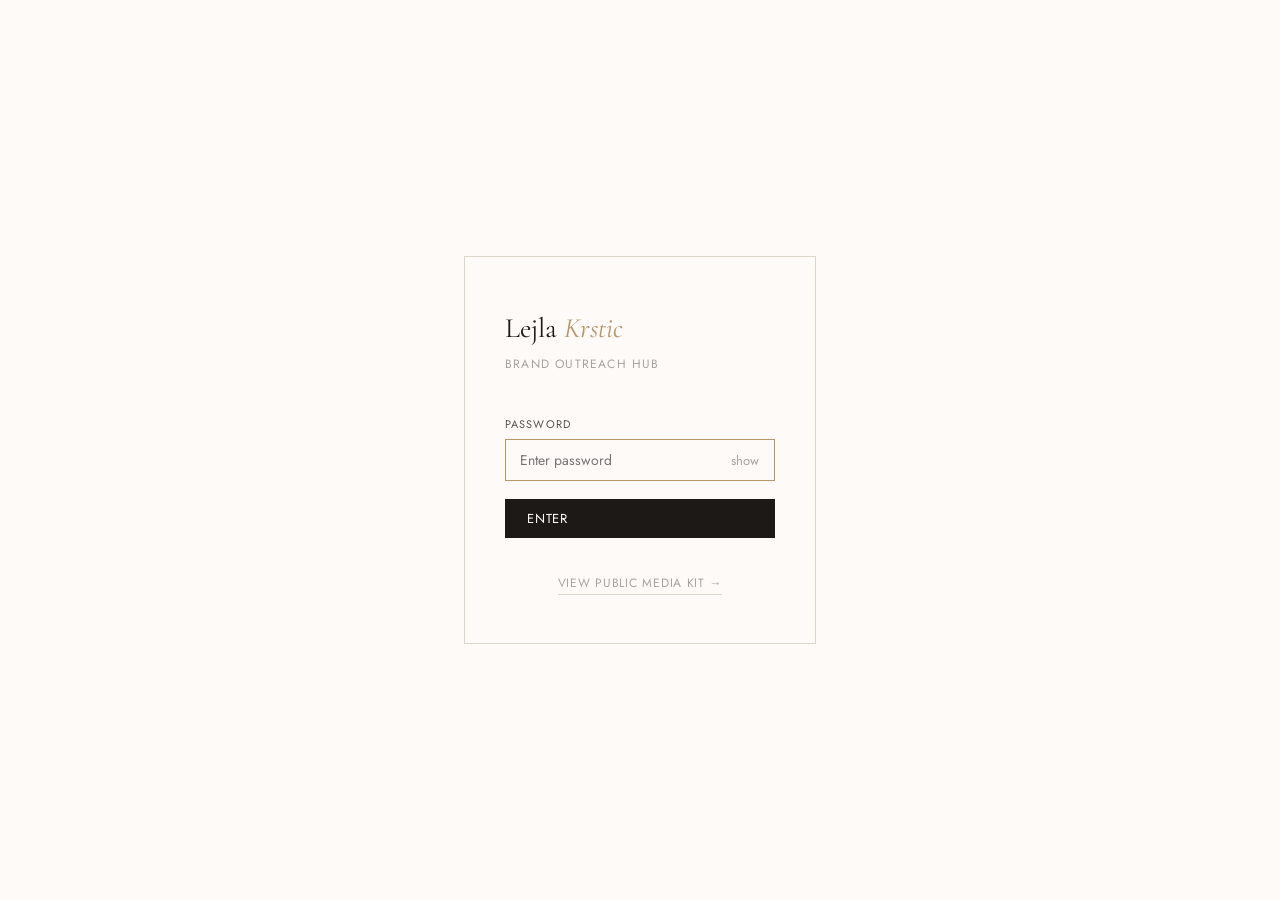
<file: outreach.html>
<!DOCTYPE html>
<html lang="en">
<head>
  <meta charset="UTF-8" />
  <meta name="viewport" content="width=device-width, initial-scale=1.0" />
  <title>Outreach Pipeline — Haus Momster</title>
  <link rel="stylesheet" href="style.css" />
  <script src="auth.js"></script>
  <script>requireAuth();</script>
  <style>
    .page-header {
      padding: 60px 0 40px;
      border-bottom: 1px solid var(--border);
    }
    .pipeline-summary {
      display: grid;
      grid-template-columns: repeat(7, 1fr);
      border-bottom: 1px solid var(--border);
    }
    .pipeline-col {
      padding: 20px 16px;
      border-right: 1px solid var(--border);
      text-align: center;
    }
    .pipeline-col:last-child { border-right: none; }
    .pipeline-num {
      font-family: 'Cormorant Garamond', serif;
      font-size: 32px;
      line-height: 1;
      margin-bottom: 4px;
    }
    .pipeline-label {
      font-size: 10px;
      letter-spacing: 0.08em;
      text-transform: uppercase;
      color: var(--text-mid);
    }

    /* table */
    .outreach-table-wrap {
      margin-top: 32px;
    }
    .outreach-table {
      width: 100%;
      border-collapse: collapse;
    }
    .outreach-table th {
      font-size: 10px;
      letter-spacing: 0.1em;
      text-transform: uppercase;
      color: var(--text-light);
      font-weight: 500;
      padding: 10px 12px;
      text-align: left;
      border-bottom: 1px solid var(--border);
      white-space: nowrap;
    }
    .outreach-table td {
      padding: 12px 12px;
      border-bottom: 1px solid var(--border);
      vertical-align: middle;
    }
    .outreach-table tbody tr:hover { background: var(--surface); }
    .brand-cell-name {
      font-family: 'Cormorant Garamond', serif;
      font-size: 18px;
      margin-bottom: 2px;
      white-space: nowrap;
    }
    .brand-cell-cat {
      font-size: 11px;
      color: var(--text-light);
    }
    .notes-cell {
      font-size: 13px;
      color: var(--text-mid);
      max-width: 220px;
      white-space: nowrap;
      overflow: hidden;
      text-overflow: ellipsis;
    }
    .date-cell {
      font-size: 12px;
      color: var(--text-light);
      white-space: nowrap;
    }
    .actions-cell { white-space: nowrap; }
    .action-btn {
      background: none;
      border: 1px solid var(--border);
      color: var(--text-mid);
      font-size: 11px;
      letter-spacing: 0.06em;
      text-transform: uppercase;
      padding: 5px 10px;
      cursor: pointer;
      font-family: 'Jost', sans-serif;
      transition: all 0.15s;
      margin-right: 4px;
    }
    .action-btn:hover { border-color: var(--gold); color: var(--text); }
    .action-btn.danger:hover { border-color: var(--rose); color: var(--rose); }

    .status-select {
      font-size: 11px;
      letter-spacing: 0.04em;
      padding: 4px 8px;
      border: 1px solid var(--border);
      background: var(--bg);
      color: var(--text);
      outline: none;
      cursor: pointer;
      font-family: 'Jost', sans-serif;
      appearance: none;
      padding-right: 20px;
    }
    .status-wrap { position: relative; }
    .status-wrap::after {
      content: '▾';
      position: absolute;
      right: 6px;
      top: 50%;
      transform: translateY(-50%);
      font-size: 10px;
      color: var(--text-light);
      pointer-events: none;
    }

    .empty-state {
      text-align: center;
      padding: 80px 20px;
    }
    .empty-state h3 {
      font-size: 28px;
      margin-bottom: 12px;
      color: var(--text-mid);
    }
    .empty-state p {
      font-size: 15px;
      color: var(--text-light);
      margin-bottom: 24px;
    }

    /* Email template modal */
    .template-modal .modal { max-width: 780px; }
    .template-tabs {
      display: flex;
      gap: 0;
      border: 1px solid var(--border);
      margin-bottom: 20px;
    }
    .template-tab {
      padding: 10px 20px;
      font-size: 12px;
      letter-spacing: 0.06em;
      text-transform: uppercase;
      background: none;
      border: none;
      border-right: 1px solid var(--border);
      color: var(--text-mid);
      cursor: pointer;
      font-family: 'Jost', sans-serif;
      transition: all 0.15s;
    }
    .template-tab:last-child { border-right: none; }
    .template-tab.active { background: var(--text); color: var(--bg); }
    .template-tab:hover:not(.active) { background: var(--surface); }

    .email-preview {
      background: var(--surface);
      border: 1px solid var(--border);
      padding: 28px 32px;
      font-size: 14px;
      line-height: 1.8;
      color: var(--text);
      white-space: pre-wrap;
      font-family: 'Jost', sans-serif;
      max-height: 400px;
      overflow-y: auto;
      position: relative;
    }
    .email-subject {
      font-size: 12px;
      letter-spacing: 0.06em;
      text-transform: uppercase;
      color: var(--text-mid);
      margin-bottom: 16px;
      padding-bottom: 12px;
      border-bottom: 1px solid var(--border);
    }

    .followup-due {
      color: var(--rose);
      font-size: 11px;
      letter-spacing: 0.04em;
    }
    .followup-ok {
      color: var(--sage);
      font-size: 11px;
    }

    @media (max-width: 900px) {
      .pipeline-summary { grid-template-columns: repeat(4, 1fr); }
    }
  </style>
</head>
<body>

<nav class="nav">
  <a href="index.html" class="nav-brand">Lejla <span>Krstic</span></a>
  <div class="nav-links">
    <a href="index.html">Hub</a>
    <a href="media-kit.html" target="_blank">Media Kit</a>
    <a href="brands.html">Brands</a>
    <a href="outreach.html" class="active">Outreach</a>
    <a href="discover.html">AI Discover</a>
  </div>
</nav>

<div class="page-wrap">
  <div class="page-header">
    <div class="container">
      <div class="flex-between">
        <div>
          <p class="eyebrow">Pipeline</p>
          <h1 class="section-title">Outreach Tracker</h1>
          <p style="color:var(--text-mid);font-size:15px;margin-top:4px;">
            Track every brand relationship from first idea to signed partnership.
          </p>
        </div>
        <a href="brands.html" class="btn btn-primary">+ Add Brands</a>
      </div>
    </div>
  </div>

  <div class="pipeline-summary" id="pipelineSummary">
    <div class="pipeline-col"><div class="pipeline-num" id="cnt-new">0</div><div class="pipeline-label">New</div></div>
    <div class="pipeline-col"><div class="pipeline-num" id="cnt-drafted">0</div><div class="pipeline-label">Drafted</div></div>
    <div class="pipeline-col"><div class="pipeline-num" id="cnt-sent">0</div><div class="pipeline-label">Sent</div></div>
    <div class="pipeline-col"><div class="pipeline-num" id="cnt-followed_up">0</div><div class="pipeline-label">Followed Up</div></div>
    <div class="pipeline-col"><div class="pipeline-num" id="cnt-replied">0</div><div class="pipeline-label">Replied</div></div>
    <div class="pipeline-col"><div class="pipeline-num" id="cnt-negotiating">0</div><div class="pipeline-label">Negotiating</div></div>
    <div class="pipeline-col"><div class="pipeline-num" id="cnt-partnership" style="color:var(--sage)">0</div><div class="pipeline-label">Partnership ✓</div></div>
  </div>

  <div class="container">
    <div id="mainContent">
      <!-- rendered by JS -->
    </div>
  </div>
</div>

<!-- EMAIL TEMPLATE MODAL -->
<div class="modal-overlay template-modal" id="templateModal">
  <div class="modal" style="max-width:780px;">
    <button class="modal-close" onclick="closeTemplateModal()">×</button>
    <div class="modal-title" id="tmpl-brand-name"></div>
    <p style="color:var(--text-mid);font-size:13px;margin-bottom:20px;" id="tmpl-hint"></p>
    <div class="template-tabs" id="tmplTabs">
      <button class="template-tab active" data-tmpl="initial" onclick="switchTemplate('initial', this)">Initial Outreach</button>
      <button class="template-tab" data-tmpl="followup" onclick="switchTemplate('followup', this)">Follow-up</button>
      <button class="template-tab" data-tmpl="brief" onclick="switchTemplate('brief', this)">Collaboration Brief</button>
    </div>
    <div id="emailPreviewWrap">
      <div class="email-subject" id="emailSubject"></div>
      <div class="email-preview" id="emailPreview"></div>
    </div>
    <div style="display:flex;gap:12px;margin-top:16px;">
      <button class="btn btn-primary w-full" onclick="openInGmail()">↗ Open in Gmail & Mark Sent</button>
      <button class="btn btn-outline" onclick="closeTemplateModal()">Close</button>
    </div>
  </div>
</div>

<!-- EDIT NOTES MODAL -->
<div class="modal-overlay" id="editModal">
  <div class="modal">
    <button class="modal-close" onclick="closeEditModal()">×</button>
    <div class="modal-title" id="editBrandName"></div>
    <div class="form-group mt-16">
      <label class="form-label">Contact Email</label>
      <input type="email" class="form-control" id="editEmail">
    </div>
    <div class="form-group">
      <label class="form-label">Email Template</label>
      <select class="form-control" id="editTemplateType">
        <option value="outdoor-cooking">Outdoor Cooking</option>
        <option value="kitchen-appliance">Kitchen & Appliances</option>
        <option value="cookware">Cookware</option>
        <option value="furniture">Furniture & Home</option>
        <option value="lighting">Lighting</option>
        <option value="materials">Materials & Surfaces</option>
        <option value="outdoor">Outdoor & Garden</option>
        <option value="lifestyle">Lifestyle & Fragrance</option>
        <option value="tableware">Tableware & Glass</option>
        <option value="art">Art & Prints</option>
        <option value="platform">Tech & Wellness</option>
      </select>
    </div>
    <div class="form-group">
      <label class="form-label">Follow-up Reminder Date</label>
      <input type="date" class="form-control" id="editFollowup">
    </div>
    <div class="form-group">
      <label class="form-label">Notes</label>
      <textarea class="form-control" id="editNotes" rows="4"></textarea>
    </div>
    <div style="display:flex;gap:12px;margin-top:8px;">
      <button class="btn btn-primary w-full" onclick="saveEdit()">Save</button>
      <button class="btn btn-outline" onclick="closeEditModal()">Cancel</button>
    </div>
  </div>
</div>

<div class="toast" id="toast"></div>

<script>
// ── STATUS CONFIG ──────────────────────────────────────
const STATUSES = [
  { value: 'new',         label: 'New',          cls: 'badge-new' },
  { value: 'drafted',     label: 'Drafted',      cls: 'badge-drafted' },
  { value: 'sent',        label: 'Sent',         cls: 'badge-sent' },
  { value: 'followed_up', label: 'Followed Up',  cls: 'badge-sent' },
  { value: 'replied',     label: 'Replied',      cls: 'badge-replied' },
  { value: 'negotiating', label: 'Negotiating',  cls: 'badge-nego' },
  { value: 'partnership', label: 'Partnership ✓',cls: 'badge-partner' },
  { value: 'declined',    label: 'Declined',     cls: 'badge-declined' },
];

// ── EMAIL TEMPLATES ────────────────────────────────────
const TEMPLATES = {
  initial: {
    subject: (brand) => `Collaboration Inquiry — @haus_momster x ${brand.brandName}`,
    body: (brand) => {
      const craftPhrases = {
        "outdoor-cooking": "craft and the way outdoor cooking creates real moments of connection",
        "kitchen-appliance": "quality, precision, and considered design",
        "cookware": "materiality and craftsmanship — objects that are used, touched, and lived with every day",
        "furniture": "materiality and considered form",
        "lighting": "the way light defines atmosphere and space",
        "materials": "materiality, texture, and surface quality",
        "outdoor": "design and quality of outdoor living",
        "lifestyle": "considered design in everyday objects",
        "tableware": "the craft and beauty you bring to the table",
        "art": "the role of art in transforming a space into a home",
        "platform": "design and quality",
      };
      const craftPhrase = craftPhrases[brand.templateType] || "design, quality, and craft";

      // emailHint is the AI-generated "why this brand fits @haus_momster" — specific to each brand
      const brandFit = brand.emailHint
        ? brand.emailHint
        : `Your brand's commitment to quality and design language resonates with the aesthetic I work within.`;

      // Add current garden project context for outdoor-relevant categories
      const outdoorCategories = ['outdoor', 'outdoor-cooking', 'furniture', 'garden'];
      const projectNote = outdoorCategories.includes(brand.templateType)
        ? `\n\nI'm currently designing a 2,350 sqm garden — outdoor living is one of my most active content themes right now, which makes the timing for a collaboration particularly relevant.`
        : '';

      return `Dear ${brand.brandName} Team,

I hope this message finds you well.

My name is Lejla Krstic, and I'm an interior designer and content creator at @haus_momster — a community of 68,800 design-focused followers, primarily based in the DACH region. My work centres on creating refined, atmospheric spaces that balance materiality, light, and function: real environments that tell a story.

I've been following ${brand.brandName} and am genuinely drawn to how you approach ${craftPhrase}. ${brandFit}${projectNote}

I would love to explore a collaboration that integrates your product into a fully styled, designed context — concept-led rather than product-led. My focus would be on:

   — Editorial-style content within a curated, designed setting
   — Close-up details highlighting materials and craftsmanship
   — Natural integration into a genuine lifestyle moment
   — High-quality imagery you are welcome to use for your own channels

In addition to sharing the content with my audience, I would be happy to provide you with a curated set of images for your own marketing and communication channels.

If this resonates with how you approach creative partnerships, I would love to discuss ideas and possibilities further.

Please find attached my media kit with full details on reach, audience, services, and pricing — or view it online: [Your Media Kit URL]

Thank you for your time and consideration.

Warm regards,
Lejla Krstic
Interior Designer & Content Creator
@haus_momster

E: hausmomster@gmail.com
T: +49 163 798 4021`;
    }
  },
  followup: {
    subject: (brand) => `Following Up — @haus_momster x ${brand.brandName}`,
    body: (brand) => `Dear ${brand.brandName} Team,

I wanted to follow up on the collaboration enquiry I sent recently — I appreciate how busy things can get and wanted to make sure it didn't slip through the cracks.

I remain very interested in exploring a creative partnership with ${brand.brandName} and would love to find a format that works well for both of us.

If it would help to jump on a short call to discuss ideas, I'm happy to arrange that at your convenience.

Looking forward to hearing from you.

Warm regards,
Lejla Krstic
@haus_momster

E: hausmomster@gmail.com
T: +49 163 798 4021`
  },
  brief: {
    subject: (brand) => `Creative Brief — @haus_momster x ${brand.brandName} Collaboration`,
    body: (brand) => `Dear ${brand.brandName} Team,

Thank you for your interest in collaborating — I'm excited to take this further.

Below is a brief outline of how I would approach a partnership with you:

CREATIVE CONCEPT
I would integrate your product into a fully designed setting — drawing from an ongoing residential project or my own curated spaces. The content would feel editorial and lived-in, not produced.

CONTENT DELIVERABLES
   — 1 × Instagram Reel (up to 45 sec) — atmospheric, concept-led
   — 1 × Carousel Post (5 slides) — detail, context, material close-ups
   — Story Set — behind-the-scenes and direct product access

USAGE RIGHTS
All content will be available for your own channels. Usage rights for paid advertising can be added (refer to media kit for pricing).

TIMELINE
I'd suggest a 3–4 week production window from product delivery to publishing.

INVESTMENT
Referring to the enclosed media kit for full pricing. Open to discussing a tailored package.

MEDIA KIT
[Your Media Kit URL]

Please let me know if this outline works for you — I'm happy to refine the brief together.

Warm regards,
Lejla Krstic
@haus_momster

E: hausmomster@gmail.com
T: +49 163 798 4021`
  }
};

// ── STATE ──────────────────────────────────────────────
let editingId = null;
let templateEntry = null;
let currentTemplateKey = 'initial';

function getOutreach() {
  return JSON.parse(localStorage.getItem('outreach') || '[]');
}

function saveOutreach(data) {
  localStorage.setItem('outreach', JSON.stringify(data));
}

function showToast(msg) {
  const t = document.getElementById('toast');
  t.textContent = msg;
  t.classList.add('show');
  setTimeout(() => t.classList.remove('show'), 2800);
}

// ── RENDER ─────────────────────────────────────────────
function render() {
  const outreach = getOutreach();

  // Pipeline summary counts
  STATUSES.forEach(s => {
    const el = document.getElementById('cnt-' + s.value);
    if (el) el.textContent = outreach.filter(o => o.status === s.value).length;
  });

  const main = document.getElementById('mainContent');

  if (!outreach.length) {
    main.innerHTML = `<div class="empty-state">
      <h3>No outreach yet</h3>
      <p>Head to the Brand Library to discover brands aligned with your aesthetic<br>and add them to your pipeline.</p>
      <a href="brands.html" class="btn btn-primary">Browse Brands →</a>
    </div>`;
    return;
  }

  const sorted = [...outreach].sort((a, b) => new Date(b.updatedAt) - new Date(a.updatedAt));
  const today = new Date().toISOString().split('T')[0];

  const statusOptions = STATUSES.map(s =>
    `<option value="${s.value}">${s.label}</option>`
  ).join('');

  main.innerHTML = `
    <div class="outreach-table-wrap">
      <table class="outreach-table">
        <thead>
          <tr>
            <th>Brand</th>
            <th>Status</th>
            <th>Contact</th>
            <th>Follow-up</th>
            <th>Notes</th>
            <th>Actions</th>
          </tr>
        </thead>
        <tbody>
          ${sorted.map(entry => {
            const statusCfg = STATUSES.find(s => s.value === entry.status) || STATUSES[0];
            const addedDate = entry.addedDate
              ? new Date(entry.addedDate).toLocaleDateString('en-GB', { day:'numeric', month:'short' })
              : '—';
            const followupHtml = entry.followUpDate
              ? `<span class="${entry.followUpDate < today ? 'followup-due' : 'followup-ok'}">
                  ${entry.followUpDate < today ? '⚑ ' : '◎ '}${new Date(entry.followUpDate + 'T12:00:00').toLocaleDateString('en-GB', {day:'numeric', month:'short'})}
                </span>`
              : '<span style="color:var(--text-light);font-size:12px;">—</span>';

            return `<tr>
              <td>
                <div class="brand-cell-name">${entry.brandName}</div>
                <div class="brand-cell-cat">${entry.brandCategory || ''} ${entry.brandCountry || ''}</div>
              </td>
              <td>
                <div class="status-wrap">
                  <select class="status-select" onchange="updateStatus('${entry.id}', this.value)">
                    ${STATUSES.map(s => `<option value="${s.value}"${s.value === entry.status ? ' selected' : ''}>${s.label}</option>`).join('')}
                  </select>
                </div>
              </td>
              <td>
                <span style="font-size:13px;color:var(--text-mid);">${entry.contactEmail || '<span style="color:var(--text-light)">—</span>'}</span>
              </td>
              <td>${followupHtml}</td>
              <td>
                <span class="notes-cell" title="${(entry.notes || '').replace(/"/g, '&quot;')}">${entry.notes || '<span style="color:var(--text-light)">—</span>'}</span>
              </td>
              <td class="actions-cell">
                <button class="action-btn" style="background:var(--text);color:var(--bg);border-color:var(--text);font-weight:500;" onclick="openTemplateModal('${entry.id}')">✉ Draft & Send</button>
                <button class="action-btn" onclick="openEditModal('${entry.id}')">Edit</button>
                <button class="action-btn danger" onclick="deleteEntry('${entry.id}')">✕</button>
              </td>
            </tr>`;
          }).join('')}
        </tbody>
      </table>
    </div>`;
}

// ── STATUS UPDATE ──────────────────────────────────────
function updateStatus(id, value) {
  const outreach = getOutreach();
  const idx = outreach.findIndex(o => o.id === id);
  if (idx === -1) return;
  outreach[idx].status = value;
  outreach[idx].updatedAt = new Date().toISOString();
  if (value === 'sent' && !outreach[idx].sentDate) {
    outreach[idx].sentDate = new Date().toISOString();
  }
  saveOutreach(outreach);
  render();
}

// ── DELETE ─────────────────────────────────────────────
function deleteEntry(id) {
  const outreach = getOutreach();
  const entry = outreach.find(o => o.id === id);
  if (!entry) return;
  if (!confirm(`Remove ${entry.brandName} from pipeline?`)) return;
  saveOutreach(outreach.filter(o => o.id !== id));
  render();
  showToast(`${entry.brandName} removed`);
}

// ── EDIT MODAL ─────────────────────────────────────────
function openEditModal(id) {
  const outreach = getOutreach();
  const entry = outreach.find(o => o.id === id);
  if (!entry) return;
  editingId = id;
  document.getElementById('editBrandName').textContent = entry.brandName;
  document.getElementById('editEmail').value = entry.contactEmail || '';
  document.getElementById('editTemplateType').value = entry.templateType || 'lifestyle';
  document.getElementById('editFollowup').value = entry.followUpDate || '';
  document.getElementById('editNotes').value = entry.notes || '';
  document.getElementById('editModal').classList.add('open');
}

function closeEditModal() {
  document.getElementById('editModal').classList.remove('open');
  editingId = null;
}

function saveEdit() {
  const outreach = getOutreach();
  const idx = outreach.findIndex(o => o.id === editingId);
  if (idx === -1) return;
  outreach[idx].contactEmail = document.getElementById('editEmail').value.trim();
  outreach[idx].templateType = document.getElementById('editTemplateType').value;
  outreach[idx].followUpDate = document.getElementById('editFollowup').value;
  outreach[idx].notes = document.getElementById('editNotes').value.trim();
  outreach[idx].updatedAt = new Date().toISOString();
  saveOutreach(outreach);
  closeEditModal();
  render();
  showToast('Saved');
}

// ── TEMPLATE MODAL ─────────────────────────────────────
function openTemplateModal(id) {
  const outreach = getOutreach();
  templateEntry = outreach.find(o => o.id === id);
  if (!templateEntry) return;
  document.getElementById('tmpl-brand-name').textContent = templateEntry.brandName;
  document.getElementById('tmpl-hint').textContent =
    templateEntry.emailHint
      ? `💡 Tip: ${templateEntry.emailHint}`
      : 'Personalise the highlighted sections to make it your own.';
  currentTemplateKey = 'initial';
  document.querySelectorAll('.template-tab').forEach(t => {
    t.classList.toggle('active', t.dataset.tmpl === 'initial');
  });
  renderEmailPreview();
  document.getElementById('templateModal').classList.add('open');
}

function closeTemplateModal() {
  document.getElementById('templateModal').classList.remove('open');
  templateEntry = null;
}

function switchTemplate(key, btn) {
  currentTemplateKey = key;
  document.querySelectorAll('.template-tab').forEach(t => t.classList.remove('active'));
  btn.classList.add('active');
  renderEmailPreview();
}

function renderEmailPreview() {
  if (!templateEntry) return;
  const tmpl = TEMPLATES[currentTemplateKey];
  if (!tmpl) return;
  const subject = tmpl.subject(templateEntry);
  const body = tmpl.body(templateEntry);
  document.getElementById('emailSubject').textContent = `Subject: ${subject}`;
  document.getElementById('emailPreview').textContent = body;
}

function copyEmail() {
  if (!templateEntry) return;
  const tmpl = TEMPLATES[currentTemplateKey];
  const subject = tmpl.subject(templateEntry);
  const body = tmpl.body(templateEntry);
  const full = `Subject: ${subject}\n\n${body}`;
  navigator.clipboard.writeText(full).then(() => {
    showToast('Copied to clipboard');
  }).catch(() => {
    const ta = document.createElement('textarea');
    ta.value = full;
    document.body.appendChild(ta);
    ta.select();
    document.execCommand('copy');
    document.body.removeChild(ta);
    showToast('Copied to clipboard');
  });
}

function openInGmail() {
  if (!templateEntry) return;
  const tmpl = TEMPLATES[currentTemplateKey];
  const subject = tmpl.subject(templateEntry);
  const body = tmpl.body(templateEntry);
  const to = templateEntry.contactEmail || '';

  const url = 'https://mail.google.com/mail/u/hausmomster@gmail.com/?view=cm'
    + '&to=' + encodeURIComponent(to)
    + '&su=' + encodeURIComponent(subject)
    + '&body=' + encodeURIComponent(body);

  window.open(url, '_blank');

  // Mark as sent & record date
  const outreach = getOutreach();
  const idx = outreach.findIndex(o => o.id === templateEntry.id);
  if (idx !== -1 && outreach[idx].status === 'new') {
    outreach[idx].status = currentTemplateKey === 'followup' ? 'followed_up' : 'sent';
    outreach[idx].sentDate = new Date().toISOString();
    outreach[idx].updatedAt = new Date().toISOString();
    saveOutreach(outreach);
    showToast('Opened in Gmail · status updated to Sent');
    closeTemplateModal();
    render();
  } else {
    showToast('Opened in Gmail');
    closeTemplateModal();
  }
}

// Close modals on overlay click
document.getElementById('templateModal').addEventListener('click', e => {
  if (e.target === document.getElementById('templateModal')) closeTemplateModal();
});
document.getElementById('editModal').addEventListener('click', e => {
  if (e.target === document.getElementById('editModal')) closeEditModal();
});

render();
</script>
</body>
</html>
</file>
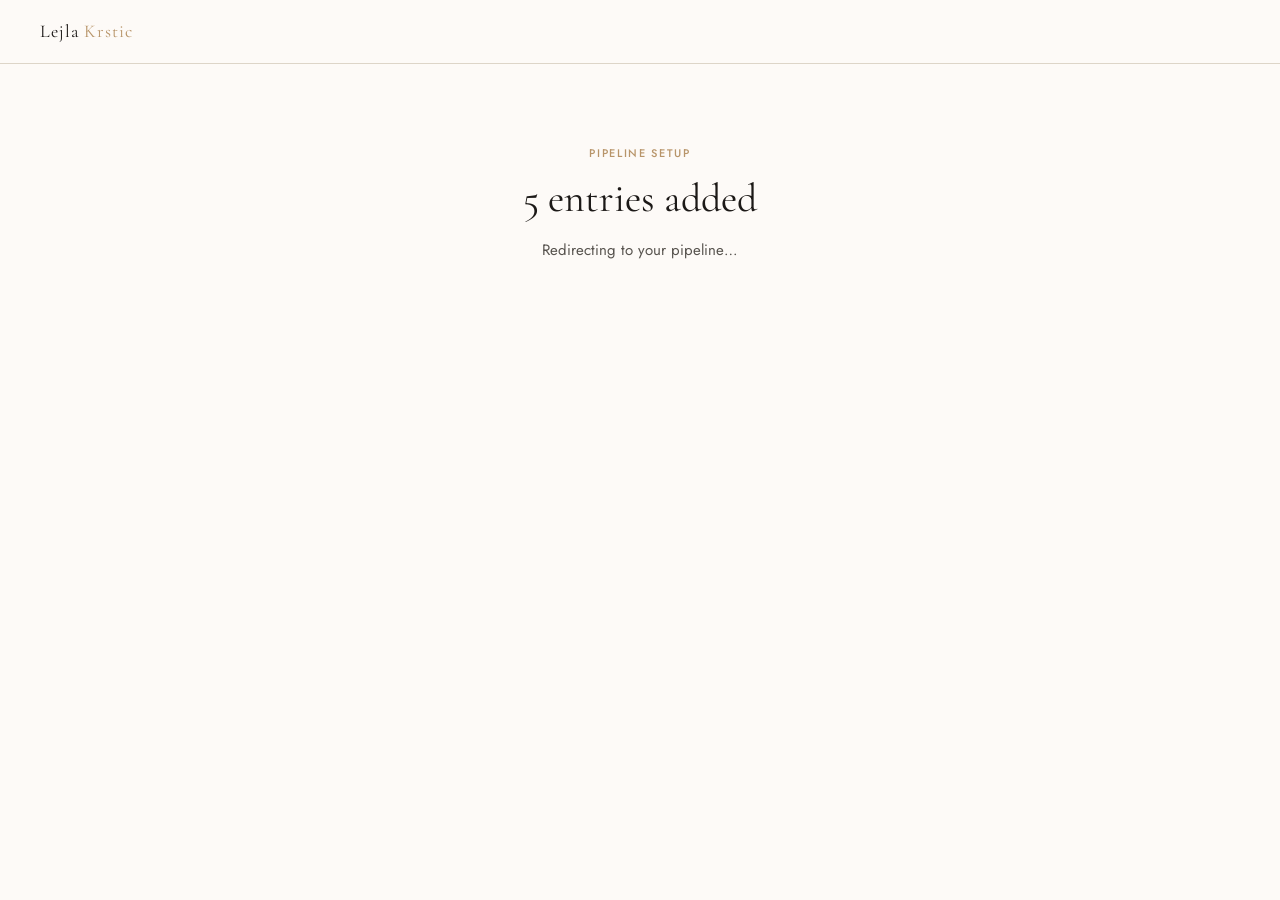
<file: seed-outreach.html>
<!DOCTYPE html>
<html lang="en">
<head>
  <meta charset="UTF-8" />
  <meta name="viewport" content="width=device-width, initial-scale=1.0" />
  <title>Seeding Pipeline…</title>
  <link rel="stylesheet" href="style.css" />
</head>
<body>
<nav class="nav">
  <a href="index.html" class="nav-brand">Lejla <span>Krstic</span></a>
</nav>
<div class="page-wrap">
  <div class="container" style="padding-top:80px;text-align:center;">
    <p class="eyebrow">Pipeline Setup</p>
    <h1 class="section-title" style="font-size:40px;" id="statusTitle">Importing outreach…</h1>
    <p style="color:var(--text-mid);font-size:15px;margin-top:12px;" id="statusMsg">Adding your sent emails to the pipeline.</p>
  </div>
</div>

<script>
const SEED_ENTRIES = [
  {
    id: '1745600001000',
    brandId: 47,
    brandName: 'ECOVACS GOAT',
    brandCategory: 'Outdoor & Garden',
    brandCountry: '🇩🇪 Germany',
    brandInstagram: '@ecovacs_de',
    templateType: 'outdoor',
    emailHint: 'lead with the 2,350 qm garden and two kids — the product need is 100% authentic',
    contactEmail: 'creator@competence-circle.com',
    notes: 'Referred by ECOVACS DE Instagram. Contact is Competence Circle creator agency.',
    status: 'sent',
    addedDate: '2026-04-26T08:00:00.000Z',
    sentDate: '2026-04-26T08:00:00.000Z',
    updatedAt: '2026-04-26T08:00:00.000Z',
  },
  {
    id: '1745600002000',
    brandId: 48,
    brandName: 'Eight Sleep',
    brandCategory: 'Tech & Wellness',
    brandCountry: '🇺🇸 US',
    brandInstagram: '@eightsleep',
    templateType: 'lifestyle',
    emailHint: 'frame it as designing a bedroom that actually works — architecture, materials, and technology',
    contactEmail: 'partnerships@eightsleep.com',
    notes: 'German site: eightsleep.com/de — verify partnerships email before sending.',
    status: 'sent',
    addedDate: '2026-04-26T09:00:00.000Z',
    sentDate: '2026-04-26T09:00:00.000Z',
    updatedAt: '2026-04-26T09:00:00.000Z',
  },
  {
    id: '1745600003000',
    brandId: 44,
    brandName: 'OCQ',
    brandCategory: 'Outdoor & Garden',
    brandCountry: '🇩🇪 Germany',
    brandInstagram: '@ocq_outdoor_kitchens',
    templateType: 'outdoor',
    emailHint: 'reference the architect/planner angle — you speak their language',
    contactEmail: 'info@o-c-q.com',
    notes: 'Outdoor kitchen brand. "Reduced. Precise. Material-driven." — perfect brand alignment.',
    status: 'sent',
    addedDate: '2026-04-26T10:00:00.000Z',
    sentDate: '2026-04-26T10:00:00.000Z',
    updatedAt: '2026-04-26T10:00:00.000Z',
  },
  {
    id: '1745600004000',
    brandId: 45,
    brandName: 'FREILUFT Manufaktur',
    brandCategory: 'Outdoor & Garden',
    brandCountry: '🇩🇪 Germany',
    brandInstagram: '@freiluftmanufaktur',
    templateType: 'outdoor',
    emailHint: 'reference marine aluminium, natural stone — material honesty and editorial photography',
    contactEmail: 'mail@freiluftmanufaktur.com',
    notes: 'Handcrafted outdoor kitchens. "Quiet design." Up to 30-year warranty.',
    status: 'sent',
    addedDate: '2026-04-26T10:30:00.000Z',
    sentDate: '2026-04-26T10:30:00.000Z',
    updatedAt: '2026-04-26T10:30:00.000Z',
  },
  {
    id: '1745600005000',
    brandId: 46,
    brandName: 'maet black',
    brandCategory: 'Outdoor & Garden',
    brandCountry: '🇩🇪 Germany',
    brandInstagram: '@maetblack_home',
    templateType: 'outdoor',
    emailHint: 'reference Hans Winkler collaboration and sculptural outdoor kitchen aesthetic',
    contactEmail: 'info@maetblack.de',
    notes: 'Minimalist outdoor kitchens €10,500–€27,500. Designed with Hans Winkler.',
    status: 'sent',
    addedDate: '2026-04-26T11:00:00.000Z',
    sentDate: '2026-04-26T11:00:00.000Z',
    updatedAt: '2026-04-26T11:00:00.000Z',
  },
];

function seed() {
  const existing = JSON.parse(localStorage.getItem('outreach') || '[]');
  const existingIds = new Set(existing.map(e => e.id));
  const existingNames = new Set(existing.map(e => e.brandName.toLowerCase()));

  const toAdd = SEED_ENTRIES.filter(e =>
    !existingIds.has(e.id) && !existingNames.has(e.brandName.toLowerCase())
  );

  if (!toAdd.length) {
    document.getElementById('statusTitle').textContent = 'Already up to date';
    document.getElementById('statusMsg').textContent = 'All outreach entries are already in your pipeline.';
  } else {
    const merged = [...existing, ...toAdd];
    localStorage.setItem('outreach', JSON.stringify(merged));
    document.getElementById('statusTitle').textContent = `${toAdd.length} entries added`;
    document.getElementById('statusMsg').textContent = `Redirecting to your pipeline…`;
  }

  setTimeout(() => { window.location.href = 'outreach.html'; }, 1800);
}

seed();
</script>
</body>
</html>
</file>
<file: style.css>
@import url('https://fonts.googleapis.com/css2?family=Cormorant+Garamond:ital,wght@0,300;0,400;0,500;0,600;1,300;1,400&family=Jost:wght@300;400;500;600&display=swap');

:root {
  --bg: #FDFAF7;
  --surface: #F5F0EA;
  --surface-2: #EDE6DC;
  --border: #DDD5C8;
  --text: #1C1917;
  --text-mid: #57534E;
  --text-light: #A8A29E;
  --gold: #B8956A;
  --gold-dark: #9A7A52;
  --sage: #6B8472;
  --rose: #A05B5B;
  --nav-h: 64px;
}

* { margin: 0; padding: 0; box-sizing: border-box; }

html { scroll-behavior: smooth; }

body {
  font-family: 'Jost', sans-serif;
  background: var(--bg);
  color: var(--text);
  font-size: 15px;
  line-height: 1.65;
  min-height: 100vh;
}

h1, h2, h3, h4, h5 {
  font-family: 'Cormorant Garamond', serif;
  font-weight: 400;
  line-height: 1.2;
}

a { color: inherit; text-decoration: none; }
button { cursor: pointer; font-family: 'Jost', sans-serif; }
input, textarea, select { font-family: 'Jost', sans-serif; }
img { max-width: 100%; display: block; }

/* ─── NAV ─────────────────────────────────── */
.nav {
  position: fixed; top: 0; left: 0; right: 0; z-index: 100;
  height: var(--nav-h);
  background: rgba(253, 250, 247, 0.95);
  backdrop-filter: blur(8px);
  border-bottom: 1px solid var(--border);
  display: flex; align-items: center;
  padding: 0 40px;
  gap: 40px;
}
.nav-brand {
  font-family: 'Cormorant Garamond', serif;
  font-size: 18px;
  letter-spacing: 0.05em;
  color: var(--text);
  white-space: nowrap;
}
.nav-brand span { color: var(--gold); }
.nav-links { display: flex; gap: 32px; margin-left: auto; }
.nav-links a {
  font-size: 13px;
  letter-spacing: 0.08em;
  text-transform: uppercase;
  color: var(--text-mid);
  transition: color 0.2s;
  padding: 4px 0;
  border-bottom: 1px solid transparent;
}
.nav-links a:hover,
.nav-links a.active { color: var(--text); border-color: var(--gold); }

.page-wrap { padding-top: var(--nav-h); }

/* ─── BUTTONS ─────────────────────────────── */
.btn {
  display: inline-flex; align-items: center; gap: 8px;
  padding: 10px 22px;
  font-size: 13px;
  letter-spacing: 0.06em;
  text-transform: uppercase;
  border: none;
  transition: all 0.2s;
}
.btn-primary {
  background: var(--text);
  color: var(--bg);
}
.btn-primary:hover { background: #3A3530; }
.btn-gold {
  background: var(--gold);
  color: #fff;
}
.btn-gold:hover { background: var(--gold-dark); }
.btn-outline {
  background: transparent;
  color: var(--text);
  border: 1px solid var(--border);
}
.btn-outline:hover { border-color: var(--text); }
.btn-ghost {
  background: transparent;
  color: var(--text-mid);
  padding: 8px 14px;
  font-size: 13px;
  letter-spacing: 0.04em;
  text-transform: uppercase;
  border: none;
}
.btn-ghost:hover { color: var(--text); }
.btn-sm { padding: 7px 14px; font-size: 11px; }

/* ─── BADGES / STATUS ─────────────────────── */
.badge {
  display: inline-block;
  padding: 3px 10px;
  font-size: 11px;
  letter-spacing: 0.06em;
  text-transform: uppercase;
  border-radius: 2px;
  font-family: 'Jost', sans-serif;
  font-weight: 500;
}
.badge-new     { background: var(--surface-2); color: var(--text-mid); }
.badge-drafted { background: #EDE9D4; color: #7A7040; }
.badge-sent    { background: #D8E8DE; color: #3D6B4F; }
.badge-replied { background: #D4E6F0; color: #2D6080; }
.badge-nego    { background: #EBD8D8; color: #805050; }
.badge-partner { background: #D4E6DA; color: #2D5A3D; font-weight: 600; }
.badge-declined{ background: var(--surface-2); color: var(--text-light); }

/* ─── CARDS ───────────────────────────────── */
.card {
  background: var(--bg);
  border: 1px solid var(--border);
  padding: 28px;
  transition: border-color 0.2s, box-shadow 0.2s;
}
.card:hover { border-color: var(--gold); box-shadow: 0 4px 20px rgba(0,0,0,0.06); }

/* ─── FORMS ───────────────────────────────── */
.form-group { margin-bottom: 18px; }
.form-label {
  display: block;
  font-size: 11px;
  letter-spacing: 0.1em;
  text-transform: uppercase;
  color: var(--text-mid);
  margin-bottom: 6px;
}
.form-control {
  width: 100%;
  padding: 10px 14px;
  background: var(--bg);
  border: 1px solid var(--border);
  color: var(--text);
  font-size: 14px;
  outline: none;
  transition: border-color 0.2s;
}
.form-control:focus { border-color: var(--gold); }
textarea.form-control { resize: vertical; min-height: 120px; }

/* ─── MODAL ───────────────────────────────── */
.modal-overlay {
  display: none;
  position: fixed; inset: 0; z-index: 500;
  background: rgba(28, 25, 23, 0.6);
  backdrop-filter: blur(3px);
  align-items: center;
  justify-content: center;
  padding: 20px;
}
.modal-overlay.open { display: flex; }
.modal {
  background: var(--bg);
  border: 1px solid var(--border);
  width: 100%;
  max-width: 680px;
  max-height: 90vh;
  overflow-y: auto;
  padding: 40px;
  position: relative;
}
.modal-close {
  position: absolute; top: 20px; right: 24px;
  background: none; border: none;
  font-size: 22px; color: var(--text-light);
  cursor: pointer; line-height: 1;
}
.modal-close:hover { color: var(--text); }
.modal-title {
  font-family: 'Cormorant Garamond', serif;
  font-size: 28px; margin-bottom: 24px;
}

/* ─── SECTION LABELS ──────────────────────── */
.eyebrow {
  font-size: 11px;
  letter-spacing: 0.15em;
  text-transform: uppercase;
  color: var(--gold);
  margin-bottom: 12px;
  font-family: 'Jost', sans-serif;
  font-weight: 500;
}
.section-title {
  font-family: 'Cormorant Garamond', serif;
  font-size: 42px;
  margin-bottom: 16px;
}
.divider {
  height: 1px;
  background: var(--border);
  margin: 40px 0;
}
.divider-sm { margin: 20px 0; }

/* ─── GRID HELPERS ────────────────────────── */
.grid-2 { display: grid; grid-template-columns: 1fr 1fr; gap: 24px; }
.grid-3 { display: grid; grid-template-columns: repeat(3, 1fr); gap: 24px; }
.grid-4 { display: grid; grid-template-columns: repeat(4, 1fr); gap: 24px; }

@media (max-width: 900px) {
  .grid-4 { grid-template-columns: repeat(2, 1fr); }
  .grid-3 { grid-template-columns: repeat(2, 1fr); }
}
@media (max-width: 600px) {
  .grid-2, .grid-3, .grid-4 { grid-template-columns: 1fr; }
  .nav { padding: 0 20px; gap: 16px; }
  .nav-links { gap: 16px; }
  .nav-links a { font-size: 12px; }
}

/* ─── UTILITY ─────────────────────────────── */
.container { max-width: 1200px; margin: 0 auto; padding: 0 40px; }
.container-narrow { max-width: 860px; margin: 0 auto; padding: 0 40px; }
.text-center { text-align: center; }
.text-gold { color: var(--gold); }
.text-light { color: var(--text-light); }
.text-mid { color: var(--text-mid); }
.mt-4 { margin-top: 4px; }
.mt-8 { margin-top: 8px; }
.mt-16 { margin-top: 16px; }
.mt-24 { margin-top: 24px; }
.mt-40 { margin-top: 40px; }
.mt-60 { margin-top: 60px; }
.mb-4 { margin-bottom: 4px; }
.mb-8 { margin-bottom: 8px; }
.mb-16 { margin-bottom: 16px; }
.mb-24 { margin-bottom: 24px; }
.flex { display: flex; }
.flex-center { display: flex; align-items: center; }
.flex-between { display: flex; align-items: center; justify-content: space-between; }
.gap-8 { gap: 8px; }
.gap-12 { gap: 12px; }
.gap-16 { gap: 16px; }
.gap-24 { gap: 24px; }
.w-full { width: 100%; }

/* ─── TOAST ───────────────────────────────── */
.toast {
  position: fixed; bottom: 32px; right: 32px; z-index: 900;
  background: var(--text);
  color: var(--bg);
  padding: 14px 22px;
  font-size: 13px;
  letter-spacing: 0.04em;
  opacity: 0;
  transform: translateY(8px);
  transition: all 0.3s;
  pointer-events: none;
}
.toast.show { opacity: 1; transform: translateY(0); }
</file>
